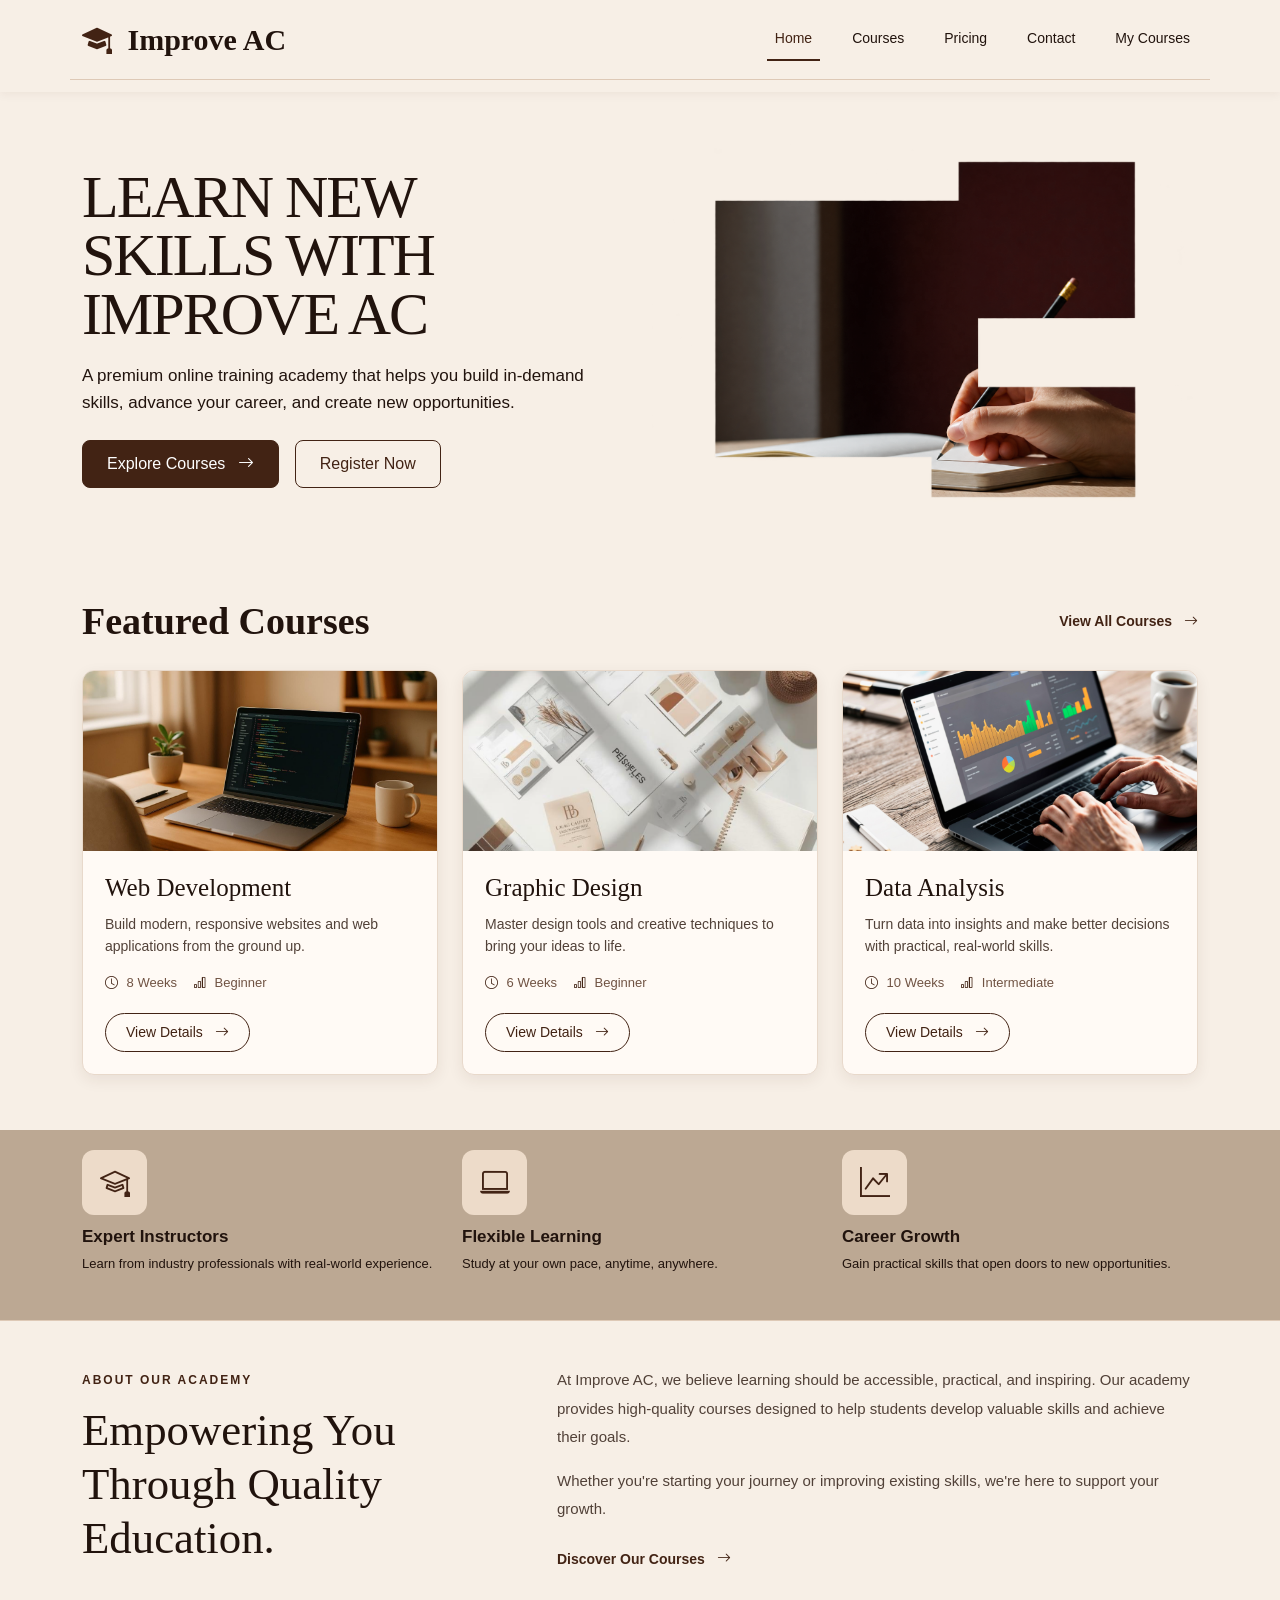
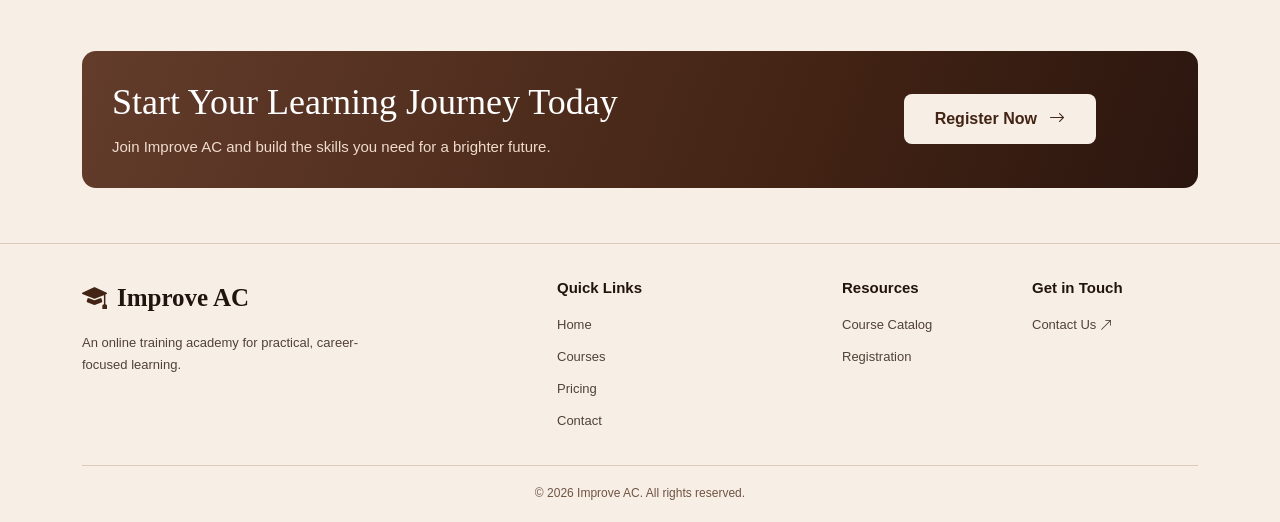
<file: index.html>
<!doctype html>
<html lang="en">
  <head>
    <meta charset="UTF-8" />
    <meta name="viewport" content="width=device-width, initial-scale=1.0" />

    <title>Improve AC | Home</title>

    <!-- Bootstrap CSS -->
    <link
      href="https://cdn.jsdelivr.net/npm/bootstrap@5.3.3/dist/css/bootstrap.min.css"
      rel="stylesheet"
    />

    <!-- Bootstrap Icons -->
    <link
      href="https://cdn.jsdelivr.net/npm/bootstrap-icons@1.11.3/font/bootstrap-icons.min.css"
      rel="stylesheet"
    />

    <!-- Custom CSS -->
    <link rel="stylesheet" href="css/style.css" />

    <script src="js/enrollments.js" defer></script>
  </head>

  <body>
    <!-- ========== NAVBAR ========== -->
    <header>
      
<!-- ========== NAVBAR ========== -->
<nav class="navbar navbar-expand-lg academy-navbar">
    <div class="container">

        <!-- Logo -->
        <a class="navbar-brand academy-logo" href="index.html">
            <i class="bi bi-mortarboard-fill"></i>
            Improve AC
        </a>

        <!-- Mobile Toggler -->
        <button class="navbar-toggler"
                type="button"
                data-bs-toggle="collapse"
                data-bs-target="#navbarNav"
                aria-controls="navbarNav"
                aria-expanded="false"
                aria-label="Toggle navigation">

            <span class="navbar-toggler-icon"></span>
        </button>

        <!-- Collapsible Menu -->
        <div class="collapse navbar-collapse" id="navbarNav">

            <!-- Navigation Links -->
            <ul class="navbar-nav ms-lg-auto
                       align-items-lg-center gap-lg-4
                       academy-nav-links">

                <li class="nav-item">
                    <a class="nav-link active"
                       aria-current="page"
                       href="index.html">
                        Home
                    </a>
                </li>

                <li class="nav-item">
                    <a class="nav-link" href="courses.html">
                        Courses
                    </a>
                </li>

                <li class="nav-item">
                    <a class="nav-link" href="pricing.html">
                        Pricing
                    </a>
                </li>

                <li class="nav-item">
                    <a class="nav-link" href="contact.html">
                        Contact
                    </a>
                </li>

                <li class="nav-item">
                    <a class="nav-link" href="my-courses.html">
                        My Courses
                    </a>
                </li>

            </ul>


        </div>

    </div>
</nav>

    </header>

    <!-- ========== HERO SECTION ========== -->
    <main>
      <section class="hero-section">
        <div class="container">
          <div class="row align-items-center g-4">
            <!-- Left Content -->
            <div class="col-lg-6">
              <div class="hero-content">
                <h1>
                  LEARN NEW<br />
                  SKILLS WITH<br />
                  IMPROVE AC
                </h1>

                <p>
                  A premium online training academy that helps you build
                  in-demand skills, advance your career, and create new
                  opportunities.
                </p>

                <div class="d-flex flex-wrap gap-3">
                  <a href="courses.html" class="btn btn-chocolate">
                    Explore Courses
                    <i class="bi bi-arrow-right ms-2"></i>
                  </a>

                  <a href="register.html" class="btn btn-outline-chocolate">
                    Register Now
                  </a>
                </div>
              </div>
            </div>

            <!-- Right Image -->
            <div class="col-lg-6">
              <div class="hero-image-wrapper">
                <img
                  src="images/home.png"
                  alt="Student writing in a notebook"
                  class="hero-image"
                />
              </div>
            </div>
          </div>
        </div>
      </section>

      <!-- ========== FEATURED COURSES ========== -->
      <section class="featured-section">
        <div class="container">
          <!-- Section Heading -->
          <div
            class="section-heading d-flex justify-content-between align-items-center flex-wrap gap-3"
          >
            <h2>Featured Courses</h2>

            <a href="courses.html" class="view-all-link">
              View All Courses
              <i class="bi bi-arrow-right ms-2"></i>
            </a>
          </div>

          <!-- Courses Grid -->
          <div class="row g-4">
            <!-- Course 1: Web Development -->
            <div class="col-md-6 col-lg-4">
              <div class="card course-card h-100">
                <img
                  src="images/webc.PNG"
                  class="card-img-top"
                  alt="Web Development course"
                />

                <div class="card-body d-flex flex-column">
                  <h3 class="card-title">Web Development</h3>

                  <p class="card-text">
                    Build modern, responsive websites and web applications from
                    the ground up.
                  </p>

                  <div class="course-meta">
                    <span>
                      <i class="bi bi-clock"></i>
                      8 Weeks
                    </span>
                    <span>
                      <i class="bi bi-bar-chart"></i>
                      Beginner
                    </span>
                  </div>

                  <a href="web-development.html" class="btn btn-course mt-auto">
                    View Details
                    <i class="bi bi-arrow-right ms-2"></i>
                  </a>
                </div>
              </div>
            </div>

            <!-- Course 2: Graphic Design -->
            <div class="col-md-6 col-lg-4">
              <div class="card course-card h-100">
                <img
                  src="images/graphic.PNG"
                  class="card-img-top"
                  alt="Graphic Design course"
                />

                <div class="card-body d-flex flex-column">
                  <h3 class="card-title">Graphic Design</h3>

                  <p class="card-text">
                    Master design tools and creative techniques to bring your
                    ideas to life.
                  </p>

                  <div class="course-meta">
                    <span>
                      <i class="bi bi-clock"></i>
                      6 Weeks
                    </span>
                    <span>
                      <i class="bi bi-bar-chart"></i>
                      Beginner
                    </span>
                  </div>

                  <a href="graphic-design.html" class="btn btn-course mt-auto">
                    View Details
                    <i class="bi bi-arrow-right ms-2"></i>
                  </a>
                </div>
              </div>
            </div>

            <!-- Course 3: Data Analysis -->
            <div class="col-md-6 col-lg-4">
              <div class="card course-card h-100">
                <img
                  src="images/data.PNG"
                  class="card-img-top"
                  alt="Data Analysis course"
                />

                <div class="card-body d-flex flex-column">
                  <h3 class="card-title">Data Analysis</h3>

                  <p class="card-text">
                    Turn data into insights and make better decisions with
                    practical, real-world skills.
                  </p>

                  <div class="course-meta">
                    <span>
                      <i class="bi bi-clock"></i>
                      10 Weeks
                    </span>
                    <span>
                      <i class="bi bi-bar-chart"></i>
                      Intermediate
                    </span>
                  </div>

                  <a href="data-analysis.html" class="btn btn-course mt-auto">
                    View Details
                    <i class="bi bi-arrow-right ms-2"></i>
                  </a>
                </div>
              </div>
            </div>
          </div>
        </div>
      </section>

      <!-- ========== WHY CHOOSE US ========== -->
      <section class="benefits-section">
        <div class="container">
          <div class="row g-4">
            <!-- Expert Instructors -->
            <div class="col-md-4">
              <div class="benefit-item">
                <div class="benefit-icon">
                  <i class="bi bi-mortarboard"></i>
                </div>

                <div>
                  <h3>Expert Instructors</h3>
                  <p>
                    Learn from industry professionals with real-world
                    experience.
                  </p>
                </div>
              </div>
            </div>

            <!-- Flexible Learning -->
            <div class="col-md-4">
              <div class="benefit-item">
                <div class="benefit-icon">
                  <i class="bi bi-laptop"></i>
                </div>

                <div>
                  <h3>Flexible Learning</h3>
                  <p>Study at your own pace, anytime, anywhere.</p>
                </div>
              </div>
            </div>

            <!-- Career Growth -->
            <div class="col-md-4">
              <div class="benefit-item">
                <div class="benefit-icon">
                  <i class="bi bi-graph-up-arrow"></i>
                </div>

                <div>
                  <h3>Career Growth</h3>
                  <p>
                    Gain practical skills that open doors to new opportunities.
                  </p>
                </div>
              </div>
            </div>
          </div>
        </div>
      </section>

      <!-- ========== ABOUT ACADEMY ========== -->
      <section class="about-section">
        <div class="container">
          <div class="row align-items-center g-4">
            <!-- Section Title -->
            <div class="col-lg-5">
              <span class="section-label"> ABOUT OUR ACADEMY </span>

              <h2>Empowering You Through Quality Education.</h2>
            </div>

            <!-- About Description -->
            <div class="col-lg-7">
              <p>
                At Improve AC, we believe learning should be accessible,
                practical, and inspiring. Our academy provides high-quality
                courses designed to help students develop valuable skills and
                achieve their goals.
              </p>

              <p>
                Whether you're starting your journey or improving existing
                skills, we're here to support your growth.
              </p>

              <a href="courses.html" class="about-link">
                Discover Our Courses
                <i class="bi bi-arrow-right ms-2"></i>
              </a>
            </div>
          </div>
        </div>
      </section>

      <!-- ========== CALL TO ACTION ========== -->
      <section class="cta-section">
        <div class="container">
          <div class="cta-banner">
            <div class="row align-items-center g-4">
              <!-- Text -->
              <div class="col-lg-8">
                <h2>Start Your Learning Journey Today</h2>

                <p>
                  Join Improve AC and build the skills you need for a brighter
                  future.
                </p>
              </div>

              <!-- Button -->
              <div class="col-lg-4 text-lg-center">
                <a href="register.html" class="btn btn-cta">
                  Register Now
                  <i class="bi bi-arrow-right ms-2"></i>
                </a>
              </div>
            </div>
          </div>
        </div>
      </section>
    </main>

    <!-- ========== FOOTER ========== -->
    <footer class="academy-footer">
      <div class="container">
        <div class="row gy-4">
          <!-- Academy Information -->
          <div class="col-12 col-md-6 col-lg-5">
            <a href="index.html" class="footer-logo">
              <i class="bi bi-mortarboard-fill"></i>
              Improve AC
            </a>

            <p class="footer-description">
              An online training academy for practical, career-focused learning.
            </p>
          </div>

          <!-- Quick Links -->
          <div class="col-6 col-md-6 col-lg-3">
            <h4>Quick Links</h4>

            <ul class="footer-links">
              <li>
                <a href="index.html">Home</a>
              </li>
              <li>
                <a href="courses.html">Courses</a>
              </li>
              <li>
                <a href="pricing.html">Pricing</a>
              </li>
              <li>
                <a href="contact.html">Contact</a>
              </li>
            </ul>
          </div>

          <!-- Resources -->
          <div class="col-6 col-md-6 col-lg-2">
            <h4>Resources</h4>

            <ul class="footer-links">
              <li>
                <a href="courses.html"> Course Catalog </a>
              </li>
              <li>
                <a href="register.html"> Registration </a>
              </li>
            </ul>
          </div>

          <!-- Get in Touch -->
          <div class="col-12 col-md-6 col-lg-2">
            <h4>Get in Touch</h4>

            <a href="contact.html" class="footer-contact">
              Contact Us
              <i class="bi bi-arrow-up-right"></i>
            </a>
          </div>
        </div>

        <!-- Copyright -->
        <div class="footer-bottom">
          <p>&copy; 2026 Improve AC. All rights reserved.</p>
        </div>
      </div>
    </footer>

    <!-- Bootstrap JS Bundle -->
    <script src="https://cdn.jsdelivr.net/npm/bootstrap@5.3.3/dist/js/bootstrap.bundle.min.js"></script>
  </body>
  
</html>
</file>
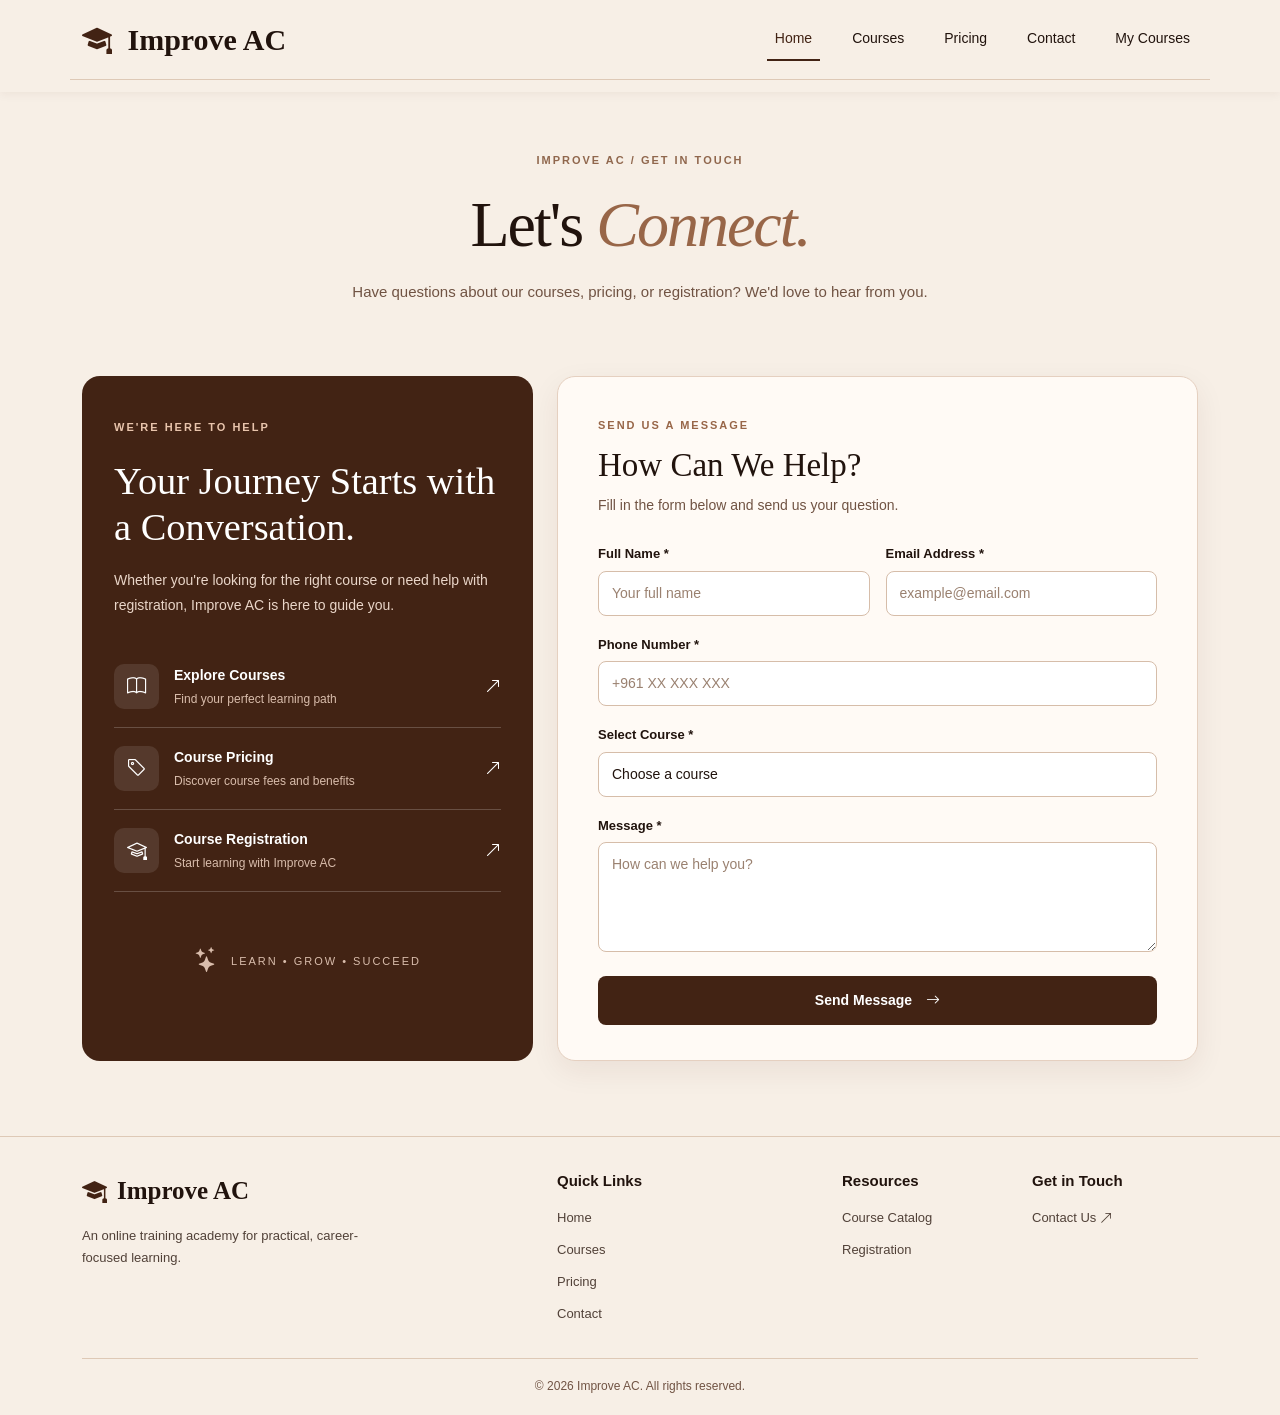
<file: contact.html>
<!doctype html>
<html lang="en">
  <head>
    <meta charset="UTF-8" />
    <meta name="viewport" content="width=device-width, initial-scale=1.0" />

    <title>Contact Us | Improve AC</title>

    <!-- Bootstrap CSS -->
    <link
      href="https://cdn.jsdelivr.net/npm/bootstrap@5.3.3/dist/css/bootstrap.min.css"
      rel="stylesheet"
    />

    <!-- Bootstrap Icons -->
    <link
      href="https://cdn.jsdelivr.net/npm/bootstrap-icons@1.11.3/font/bootstrap-icons.min.css"
      rel="stylesheet"
    />

    <!-- Global CSS -->
    <link rel="stylesheet" href="css/style.css" />

    <!-- Contact Page CSS -->
    <link rel="stylesheet" href="css/contact.css" />
  </head>

  <body>
    <!-- ========== NAVBAR ========== -->
    <header>
      
<!-- ========== NAVBAR ========== -->
<nav class="navbar navbar-expand-lg academy-navbar">
    <div class="container">

        <!-- Logo -->
        <a class="navbar-brand academy-logo" href="index.html">
            <i class="bi bi-mortarboard-fill"></i>
            Improve AC
        </a>

        <!-- Mobile Toggler -->
        <button class="navbar-toggler"
                type="button"
                data-bs-toggle="collapse"
                data-bs-target="#navbarNav"
                aria-controls="navbarNav"
                aria-expanded="false"
                aria-label="Toggle navigation">

            <span class="navbar-toggler-icon"></span>
        </button>

        <!-- Collapsible Menu -->
        <div class="collapse navbar-collapse" id="navbarNav">

            <!-- Navigation Links -->
            <ul class="navbar-nav ms-lg-auto
                       align-items-lg-center gap-lg-4
                       academy-nav-links">

                <li class="nav-item">
                    <a class="nav-link active"
                       aria-current="page"
                       href="index.html">
                        Home
                    </a>
                </li>

                <li class="nav-item">
                    <a class="nav-link" href="courses.html">
                        Courses
                    </a>
                </li>

                <li class="nav-item">
                    <a class="nav-link" href="pricing.html">
                        Pricing
                    </a>
                </li>

                <li class="nav-item">
                    <a class="nav-link" href="contact.html">
                        Contact
                    </a>
                </li>

                <li class="nav-item">
                    <a class="nav-link" href="my-courses.html">
                        My Courses
                    </a>
                </li>

            </ul>

           

        </div>

    </div>
</nav>

    </header>

    <main class="contact-page">
      <!-- ========== SECTION 1: INTRODUCTION ========== -->
      <section class="contact-hero">
        <div class="container">
          <div class="contact-intro text-center">
            <span class="contact-label"> IMPROVE AC / GET IN TOUCH </span>

            <h1>Let's <em>Connect.</em></h1>

            <p>
              Have questions about our courses, pricing, or registration? We'd
              love to hear from you.
            </p>
          </div>
        </div>
      </section>

      <!-- ========== SECTION 2: CONTACT ========== -->
      <section class="contact-section">
        <div class="container">
          <div class="row g-4 align-items-stretch">
            <!-- LEFT: Information -->
            <div class="col-lg-5">
              <div class="contact-info">
                <span class="contact-info-label"> WE'RE HERE TO HELP </span>

                <h2>Your Journey Starts with a Conversation.</h2>

                <p class="contact-info-text">
                  Whether you're looking for the right course or need help with
                  registration, Improve AC is here to guide you.
                </p>

                <!-- Course Guidance -->
                <a href="courses.html" class="contact-info-item">
                  <span class="contact-info-icon">
                    <i class="bi bi-book"></i>
                  </span>

                  <span class="contact-item-content">
                    <strong>Explore Courses</strong>
                    <small> Find your perfect learning path </small>
                  </span>

                  <i class="bi bi-arrow-up-right contact-item-arrow"></i>
                </a>

                <!-- Pricing -->
                <a href="pricing.html" class="contact-info-item">
                  <span class="contact-info-icon">
                    <i class="bi bi-tag"></i>
                  </span>

                  <span class="contact-item-content">
                    <strong>Course Pricing</strong>
                    <small> Discover course fees and benefits </small>
                  </span>

                  <i class="bi bi-arrow-up-right contact-item-arrow"></i>
                </a>

                <!-- Registration -->
                <a href="register.html" class="contact-info-item">
                  <span class="contact-info-icon">
                    <i class="bi bi-mortarboard"></i>
                  </span>

                  <span class="contact-item-content">
                    <strong>Course Registration</strong>
                    <small> Start learning with Improve AC </small>
                  </span>

                  <i class="bi bi-arrow-up-right contact-item-arrow"></i>
                </a>

                <!-- Decorative Element -->
                <div class="contact-decoration" aria-hidden="true">
                  <i class="bi bi-stars"></i>

                  <span> LEARN • GROW • SUCCEED </span>
                </div>
              </div>
            </div>

            <!-- RIGHT: Contact Form -->
            <div class="col-lg-7">
              <div class="contact-form-card">
                <!-- Form Heading -->
                <div class="contact-form-heading">
                  <span class="contact-form-label"> SEND US A MESSAGE </span>

                  <h2>How Can We Help?</h2>

                  <p>Fill in the form below and send us your question.</p>
                </div>

                <!-- Contact Form -->
                <form
                  action="https://formsubmit.co/your-email@example.com"
                  method="POST"
                >
                  <input
                    type="hidden"
                    name="_subject"
                    value="New Improve AC Contact Message"
                  />

                  <div class="row g-3">
                    <!-- Name -->
                    <div class="col-md-6">
                      <label for="contactName" class="form-label">
                        Full Name *
                      </label>

                      <input
                        type="text"
                        id="contactName"
                        name="name"
                        class="form-control"
                        placeholder="Your full name"
                        autocomplete="name"
                        required
                      />
                    </div>

                    <!-- Email -->
                    <div class="col-md-6">
                      <label for="contactEmail" class="form-label">
                        Email Address *
                      </label>

                      <input
                        type="email"
                        id="contactEmail"
                        name="email"
                        class="form-control"
                        placeholder="example@email.com"
                        autocomplete="email"
                        required
                      />
                    </div>

                    <!-- Phone -->
                    <div class="col-12">
                      <label for="contactPhone" class="form-label">
                        Phone Number *
                      </label>

                      <input
                        type="tel"
                        id="contactPhone"
                        name="phone"
                        class="form-control"
                        placeholder="+961 XX XXX XXX"
                        autocomplete="tel"
                        required
                      />
                    </div>

                    <!-- Course Selection -->
                    <div class="col-12">
                      <label for="contactCourse" class="form-label">
                        Select Course *
                      </label>

                      <select
                        id="contactCourse"
                        name="course"
                        class="form-select"
                        required
                      >
                        <option value="" selected disabled>
                          Choose a course
                        </option>

                        <option value="Web Development">Web Development</option>

                        <option value="Graphic Design">Graphic Design</option>

                        <option value="Data Analysis">Data Analysis</option>

                        <option value="General Inquiry">General Inquiry</option>
                      </select>
                    </div>

                    <!-- Message -->
                    <div class="col-12">
                      <label for="contactMessage" class="form-label">
                        Message *
                      </label>

                      <textarea
                        id="contactMessage"
                        name="message"
                        class="form-control"
                        rows="4"
                        placeholder="How can we help you?"
                        required
                      ></textarea>
                    </div>

                    <!-- Submit -->
                    <div class="col-12">
                      <button type="submit" class="btn contact-submit">
                        Send Message

                        <i class="bi bi-arrow-right"></i>
                      </button>
                    </div>
                  </div>
                </form>
              </div>
            </div>
          </div>
        </div>
      </section>
    </main>

    <!-- ========== FOOTER ========== -->
    <footer class="academy-footer">
      <div class="container">
        <div class="row gy-4">
          <!-- Academy Information -->
          <div class="col-12 col-md-6 col-lg-5">
            <a href="index.html" class="footer-logo">
              <i class="bi bi-mortarboard-fill"></i>
              Improve AC
            </a>

            <p class="footer-description">
              An online training academy for practical, career-focused learning.
            </p>
          </div>

          <!-- Quick Links -->
          <div class="col-6 col-md-6 col-lg-3">
            <h4>Quick Links</h4>

            <ul class="footer-links">
              <li>
                <a href="index.html">Home</a>
              </li>

              <li>
                <a href="courses.html">Courses</a>
              </li>

              <li>
                <a href="pricing.html">Pricing</a>
              </li>

              <li>
                <a href="contact.html">Contact</a>
              </li>
            </ul>
          </div>

          <!-- Resources -->
          <div class="col-6 col-md-6 col-lg-2">
            <h4>Resources</h4>

            <ul class="footer-links">
              <li>
                <a href="courses.html"> Course Catalog </a>
              </li>

              <li>
                <a href="register.html"> Registration </a>
              </li>
            </ul>
          </div>

          <!-- Get in Touch -->
          <div class="col-12 col-md-6 col-lg-2">
            <h4>Get in Touch</h4>

            <a href="contact.html" class="footer-contact">
              Contact Us
              <i class="bi bi-arrow-up-right"></i>
            </a>
          </div>
        </div>

        <!-- Copyright -->
        <div class="footer-bottom">
          <p>&copy; 2026 Improve AC. All rights reserved.</p>
        </div>
      </div>
    </footer>
    <!-- Bootstrap JS Bundle -->
    <script src="https://cdn.jsdelivr.net/npm/bootstrap@5.3.3/dist/js/bootstrap.bundle.min.js"></script>
  </body>
</html>
</file>
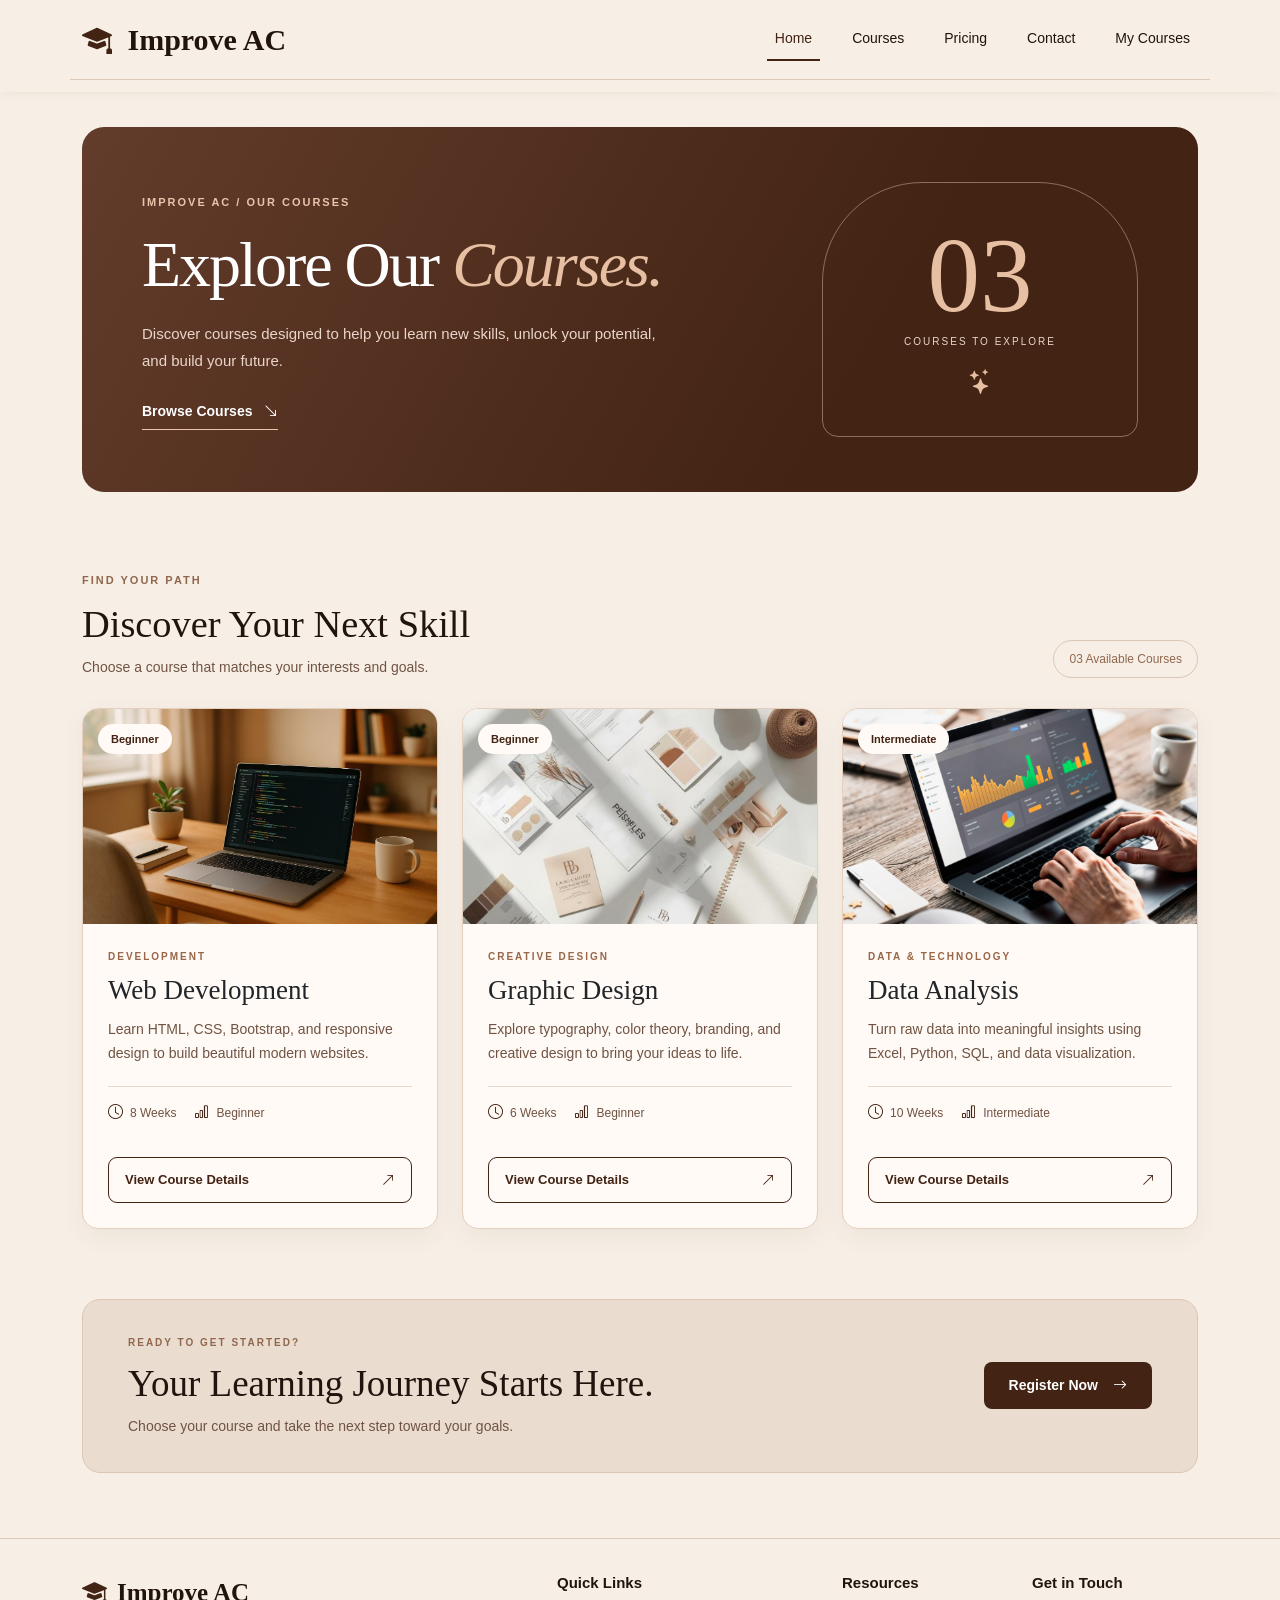
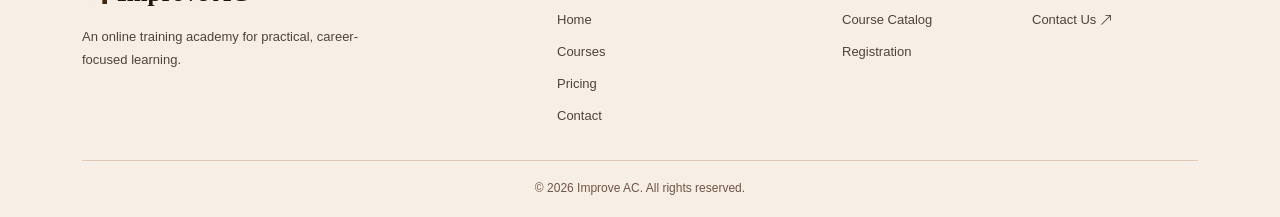
<file: courses.html>
<!doctype html>
<html lang="en">
  <head>
    <meta charset="UTF-8" />
    <meta name="viewport" content="width=device-width, initial-scale=1.0" />

    <title>Our Courses | Improve AC</title>

    <!-- Bootstrap CSS -->
    <link
      href="https://cdn.jsdelivr.net/npm/bootstrap@5.3.3/dist/css/bootstrap.min.css"
      rel="stylesheet"
    />

    <!-- Bootstrap Icons -->
    <link
      href="https://cdn.jsdelivr.net/npm/bootstrap-icons@1.11.3/font/bootstrap-icons.min.css"
      rel="stylesheet"
    />

    <!-- Global CSS -->
    <link rel="stylesheet" href="css/style.css" />

    <!-- Courses CSS -->
    <link rel="stylesheet" href="css/courses.css" />
  </head>

  <body>
    <!-- ========== NAVBAR ========== -->
    <header>
     
<!-- ========== NAVBAR ========== -->
<nav class="navbar navbar-expand-lg academy-navbar">
    <div class="container">

        <!-- Logo -->
        <a class="navbar-brand academy-logo" href="index.html">
            <i class="bi bi-mortarboard-fill"></i>
            Improve AC
        </a>

        <!-- Mobile Toggler -->
        <button class="navbar-toggler"
                type="button"
                data-bs-toggle="collapse"
                data-bs-target="#navbarNav"
                aria-controls="navbarNav"
                aria-expanded="false"
                aria-label="Toggle navigation">

            <span class="navbar-toggler-icon"></span>
        </button>

        <!-- Collapsible Menu -->
        <div class="collapse navbar-collapse" id="navbarNav">

            <!-- Navigation Links -->
            <ul class="navbar-nav ms-lg-auto
                       align-items-lg-center gap-lg-4
                       academy-nav-links">

                <li class="nav-item">
                    <a class="nav-link active"
                       aria-current="page"
                       href="index.html">
                        Home
                    </a>
                </li>

                <li class="nav-item">
                    <a class="nav-link" href="courses.html">
                        Courses
                    </a>
                </li>

                <li class="nav-item">
                    <a class="nav-link" href="pricing.html">
                        Pricing
                    </a>
                </li>

                <li class="nav-item">
                    <a class="nav-link" href="contact.html">
                        Contact
                    </a>
                </li>

                <li class="nav-item">
                    <a class="nav-link" href="my-courses.html">
                        My Courses
                    </a>
                </li>

            </ul>

           
        </div>

    </div>
</nav>

    </header>

    <main class="courses-page">
      <!-- ========== SECTION 1: HERO ========== -->
      <section class="catalog-hero-section">
        <div class="container">
          <div class="catalog-hero">
            <div class="row align-items-center g-4">
              <!-- Introduction -->
              <div class="col-lg-8">
                <span class="catalog-label"> IMPROVE AC / OUR COURSES </span>

                <h1>
                  Explore Our
                  <em>Courses.</em>
                </h1>

                <p>
                  Discover courses designed to help you learn new skills, unlock
                  your potential, and build your future.
                </p>

                <a href="#all-courses" class="catalog-hero-link">
                  Browse Courses
                  <i class="bi bi-arrow-down-right"></i>
                </a>
              </div>

              <!-- Decorative Course Number -->
              <div class="col-lg-4 d-none d-lg-block">
                <div class="catalog-hero-art" aria-hidden="true">
                  <span class="catalog-number"> 03 </span>

                  <span class="catalog-art-text"> COURSES TO EXPLORE </span>

                  <i class="bi bi-stars"></i>
                </div>
              </div>
            </div>
          </div>
        </div>
      </section>

      <!-- ========== SECTION 2: ALL COURSES ========== -->
      <section class="catalog-section" id="all-courses">
        <div class="container">
          <!-- Section Heading -->
          <div class="catalog-heading">
            <div>
              <span class="catalog-small-label"> FIND YOUR PATH </span>

              <h2>Discover Your Next Skill</h2>

              <p>Choose a course that matches your interests and goals.</p>
            </div>

            <span class="catalog-count"> 03 Available Courses </span>
          </div>

          <!-- ========== COURSE CARDS ========== -->
          <div class="row g-4">
            <!-- Course 01: Web Development -->
            <div class="col-md-6 col-lg-4">
              <article class="card catalog-card h-100">
                <div class="catalog-image-box">
                  <img
                    src="images/webc.PNG"
                    class="card-img-top"
                    alt="Web Development workspace"
                  />

                  <span class="catalog-tag"> Beginner </span>
                </div>

                <div class="card-body d-flex flex-column">
                  <span class="catalog-category"> DEVELOPMENT </span>

                  <h3>Web Development</h3>

                  <p class="catalog-description">
                    Learn HTML, CSS, Bootstrap, and responsive design to build
                    beautiful modern websites.
                  </p>

                  <!-- Course Details -->
                  <div class="catalog-meta">
                    <span>
                      <i class="bi bi-clock"></i>
                      8 Weeks
                    </span>

                    <span>
                      <i class="bi bi-bar-chart"></i>
                      Beginner
                    </span>
                  </div>

                  <!-- Details Button -->
                  <a href="web-development.html" class="catalog-btn mt-auto">
                    View Course Details
                    <i class="bi bi-arrow-up-right"></i>
                  </a>
                </div>
              </article>
            </div>

            <!-- Course 02: Graphic Design -->
            <div class="col-md-6 col-lg-4">
              <article class="card catalog-card h-100">
                <div class="catalog-image-box">
                  <img
                    src="images/graphic.PNG"
                    class="card-img-top"
                    alt="Graphic Design workspace"
                  />

                  <span class="catalog-tag"> Beginner </span>
                </div>

                <div class="card-body d-flex flex-column">
                  <span class="catalog-category"> CREATIVE DESIGN </span>

                  <h3>Graphic Design</h3>

                  <p class="catalog-description">
                    Explore typography, color theory, branding, and creative
                    design to bring your ideas to life.
                  </p>

                  <!-- Course Details -->
                  <div class="catalog-meta">
                    <span>
                      <i class="bi bi-clock"></i>
                      6 Weeks
                    </span>

                    <span>
                      <i class="bi bi-bar-chart"></i>
                      Beginner
                    </span>
                  </div>

                  <!-- Details Button -->
                  <a href="graphic-design.html" class="catalog-btn mt-auto">
                    View Course Details
                    <i class="bi bi-arrow-up-right"></i>
                  </a>
                </div>
              </article>
            </div>

            <!-- Course 03: Data Analysis -->
            <div class="col-md-6 col-lg-4">
              <article class="card catalog-card h-100">
                <div class="catalog-image-box">
                  <img
                    src="images/data.PNG"
                    class="card-img-top"
                    alt="Data Analysis dashboard"
                  />

                  <span class="catalog-tag"> Intermediate </span>
                </div>

                <div class="card-body d-flex flex-column">
                  <span class="catalog-category"> DATA & TECHNOLOGY </span>

                  <h3>Data Analysis</h3>

                  <p class="catalog-description">
                    Turn raw data into meaningful insights using Excel, Python,
                    SQL, and data visualization.
                  </p>

                  <!-- Course Details -->
                  <div class="catalog-meta">
                    <span>
                      <i class="bi bi-clock"></i>
                      10 Weeks
                    </span>

                    <span>
                      <i class="bi bi-bar-chart"></i>
                      Intermediate
                    </span>
                  </div>

                  <!-- Details Button -->
                  <a href="data-analysis.html" class="catalog-btn mt-auto">
                    View Course Details
                    <i class="bi bi-arrow-up-right"></i>
                  </a>
                </div>
              </article>
            </div>
          </div>
        </div>
      </section>

      <!-- ========== REGISTRATION CTA ========== -->
      <section class="catalog-cta-section">
        <div class="container">
          <div class="catalog-cta">
            <div class="row align-items-center g-3">
              <div class="col-lg-8">
                <span>READY TO GET STARTED?</span>

                <h2>Your Learning Journey Starts Here.</h2>

                <p>
                  Choose your course and take the next step toward your goals.
                </p>
              </div>

              <div class="col-lg-4 text-lg-end">
                <a href="register.html" class="catalog-cta-btn">
                  Register Now
                  <i class="bi bi-arrow-right"></i>
                </a>
              </div>
            </div>
          </div>
        </div>
      </section>
    </main>

    <!-- ========== FOOTER ========== -->
    <footer class="academy-footer">
      <div class="container">
        <div class="row gy-4">
          <!-- Academy Information -->
          <div class="col-12 col-md-6 col-lg-5">
            <a href="index.html" class="footer-logo">
              <i class="bi bi-mortarboard-fill"></i>
              Improve AC
            </a>

            <p class="footer-description">
              An online training academy for practical, career-focused learning.
            </p>
          </div>

          <!-- Quick Links -->
          <div class="col-6 col-md-6 col-lg-3">
            <h4>Quick Links</h4>

            <ul class="footer-links">
              <li><a href="index.html">Home</a></li>
              <li><a href="courses.html">Courses</a></li>
              <li><a href="pricing.html">Pricing</a></li>
              <li><a href="contact.html">Contact</a></li>
            </ul>
          </div>

          <!-- Resources -->
          <div class="col-6 col-md-6 col-lg-2">
            <h4>Resources</h4>

            <ul class="footer-links">
              <li>
                <a href="courses.html"> Course Catalog </a>
              </li>

              <li>
                <a href="register.html"> Registration </a>
              </li>
            </ul>
          </div>

          <!-- Contact -->
          <div class="col-12 col-md-6 col-lg-2">
            <h4>Get in Touch</h4>

            <a href="contact.html" class="footer-contact">
              Contact Us
              <i class="bi bi-arrow-up-right"></i>
            </a>
          </div>
        </div>

        <!-- Copyright -->
        <div class="footer-bottom">
          <p>&copy; 2026 Improve AC. All rights reserved.</p>
        </div>
      </div>
    </footer>
  </body>
  <!-- Bootstrap JS Bundle -->
    <script src="https://cdn.jsdelivr.net/npm/bootstrap@5.3.3/dist/js/bootstrap.bundle.min.js"></script>
</html>
</file>
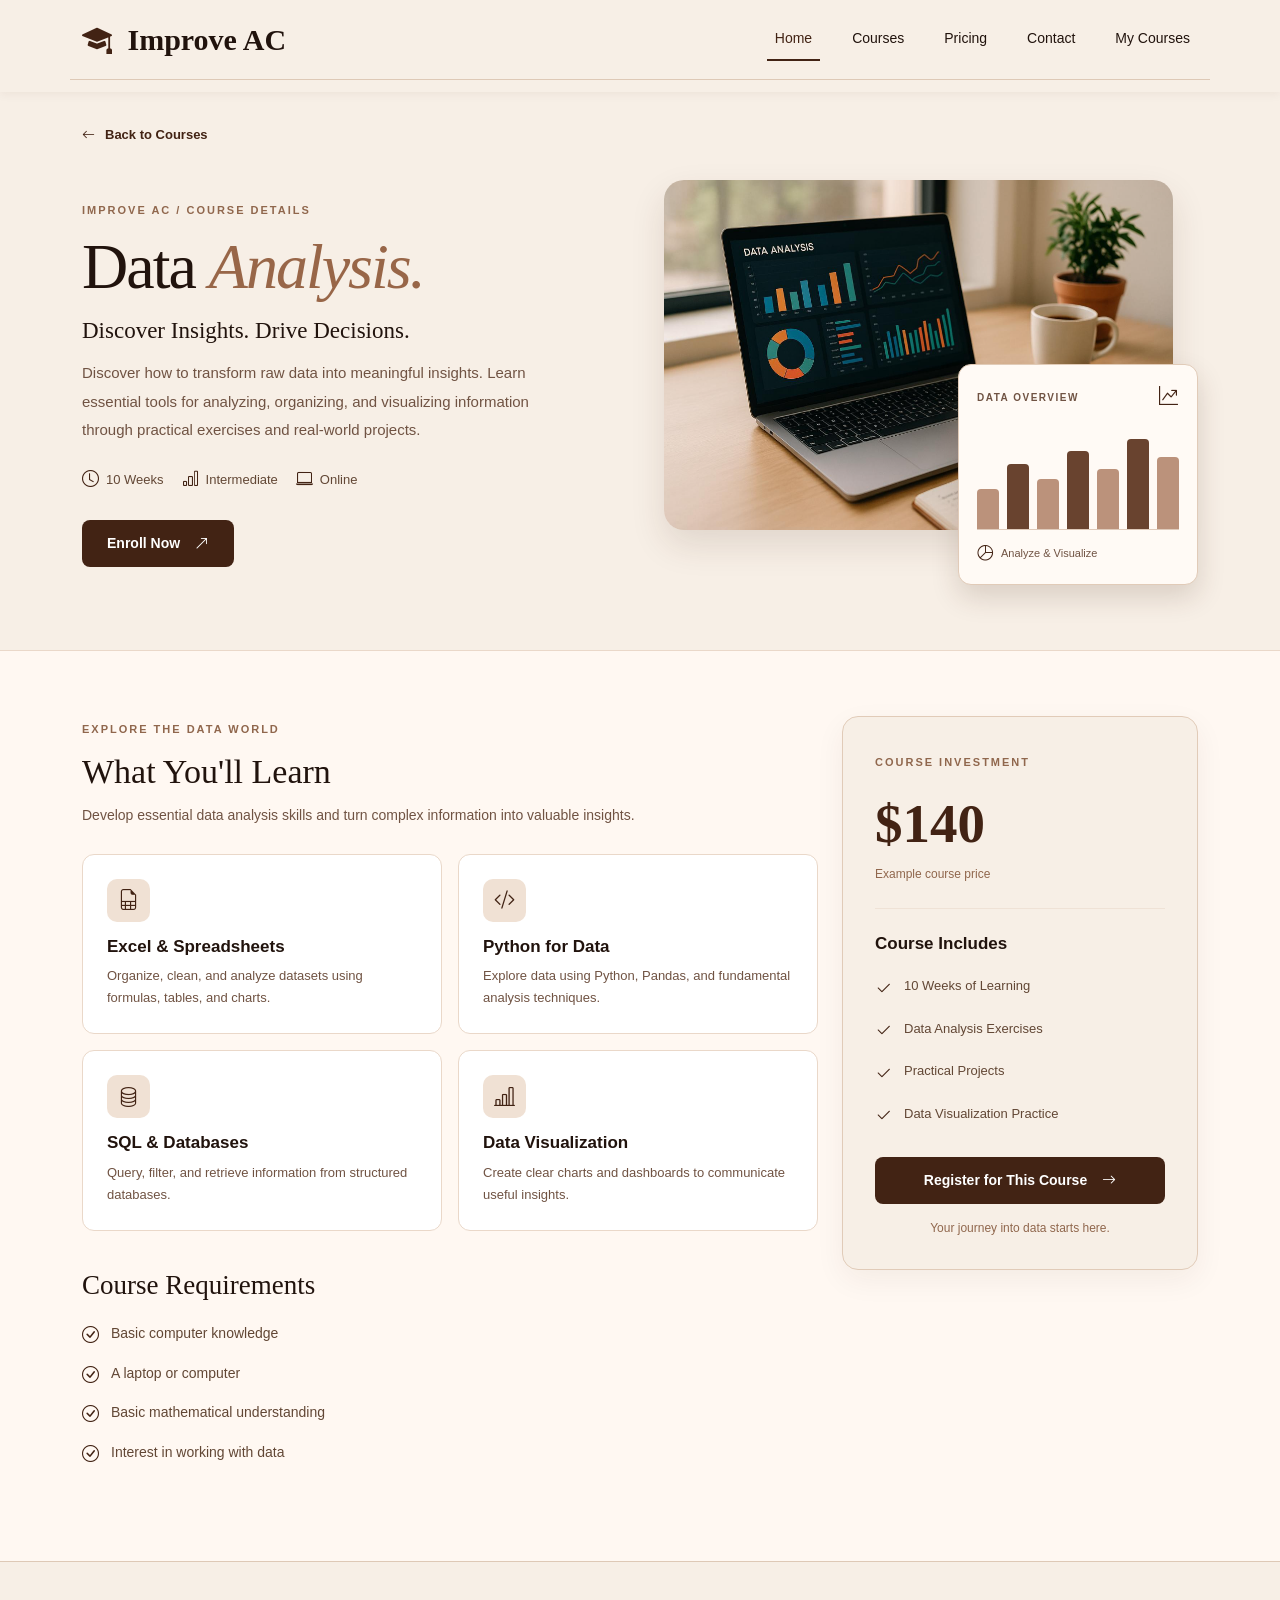
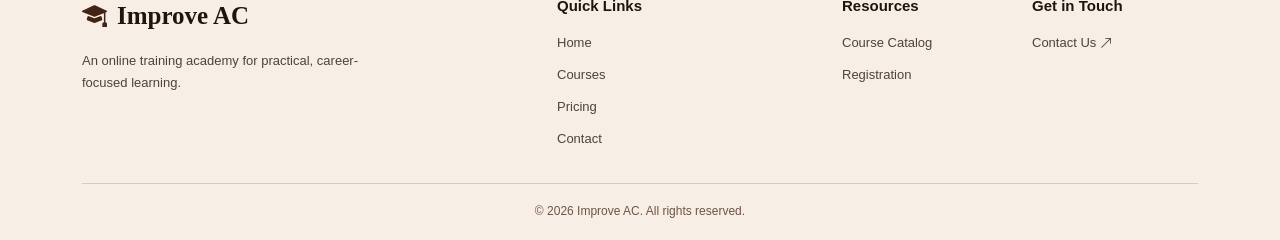
<file: data-analysis.html>
<!doctype html>
<html lang="en">
  <head>
    <meta charset="UTF-8" />
    <meta name="viewport" content="width=device-width, initial-scale=1.0" />

    <title>Data Analysis | Improve AC</title>

    <!-- Bootstrap CSS -->
    <link
      href="https://cdn.jsdelivr.net/npm/bootstrap@5.3.3/dist/css/bootstrap.min.css"
      rel="stylesheet"
    />

    <!-- Bootstrap Icons -->
    <link
      href="https://cdn.jsdelivr.net/npm/bootstrap-icons@1.11.3/font/bootstrap-icons.min.css"
      rel="stylesheet"
    />

    <!-- Shared CSS -->
    <link rel="stylesheet" href="css/style.css" />

    <!-- Data Analysis CSS -->
    <link rel="stylesheet" href="css/data.css" />
  </head>

  <body>
    <!-- ========== NAVBAR ========== -->
    <header>
      
<!-- ========== NAVBAR ========== -->
<nav class="navbar navbar-expand-lg academy-navbar">
    <div class="container">

        <!-- Logo -->
        <a class="navbar-brand academy-logo" href="index.html">
            <i class="bi bi-mortarboard-fill"></i>
            Improve AC
        </a>

        <!-- Mobile Toggler -->
        <button class="navbar-toggler"
                type="button"
                data-bs-toggle="collapse"
                data-bs-target="#navbarNav"
                aria-controls="navbarNav"
                aria-expanded="false"
                aria-label="Toggle navigation">

            <span class="navbar-toggler-icon"></span>
        </button>

        <!-- Collapsible Menu -->
        <div class="collapse navbar-collapse" id="navbarNav">

            <!-- Navigation Links -->
            <ul class="navbar-nav ms-lg-auto
                       align-items-lg-center gap-lg-4
                       academy-nav-links">

                <li class="nav-item">
                    <a class="nav-link active"
                       aria-current="page"
                       href="index.html">
                        Home
                    </a>
                </li>

                <li class="nav-item">
                    <a class="nav-link" href="courses.html">
                        Courses
                    </a>
                </li>

                <li class="nav-item">
                    <a class="nav-link" href="pricing.html">
                        Pricing
                    </a>
                </li>

                <li class="nav-item">
                    <a class="nav-link" href="contact.html">
                        Contact
                    </a>
                </li>

                <li class="nav-item">
                    <a class="nav-link" href="my-courses.html">
                        My Courses
                    </a>
                </li>

            </ul>
            

        </div>

    </div>
</nav>

    </header>

    <main class="data-page">
      <!-- ========== SECTION 1: HERO ========== -->
      <section class="data-hero">
        <div class="container">
          <!-- Back Link -->
          <a href="courses.html" class="data-back">
            <i class="bi bi-arrow-left"></i>
            Back to Courses
          </a>

          <div class="row align-items-center g-5">
            <!-- Left: Introduction -->
            <div class="col-lg-6">
              <div class="data-intro">
                <span class="data-label"> IMPROVE AC / COURSE DETAILS </span>

                <h1>Data <em>Analysis.</em></h1>

                <h2 class="data-tagline">
                  Discover Insights. Drive Decisions.
                </h2>

                <p class="data-description">
                  Discover how to transform raw data into meaningful insights.
                  Learn essential tools for analyzing, organizing, and
                  visualizing information through practical exercises and
                  real-world projects.
                </p>

                <!-- Course Information -->
                <div class="data-info">
                  <span>
                    <i class="bi bi-clock"></i>
                    10 Weeks
                  </span>

                  <span>
                    <i class="bi bi-bar-chart"></i>
                    Intermediate
                  </span>

                  <span>
                    <i class="bi bi-laptop"></i>
                    Online
                  </span>
                </div>

          <a href="register.html?course=data-analysis"
   class="data-primary-btn">
    Enroll Now
    <i class="bi bi-arrow-up-right"></i>
</a>
              </div>
            </div>

            <!-- Right: Visual -->
            <div class="col-lg-6">
              <div class="data-visual">
                <!-- Course Image -->
                <img
                  src="images/data2.png"
                  alt="Data analytics workspace"
                  class="data-image"
                />

                <!-- Decorative Dashboard -->
                <div class="data-dashboard" aria-hidden="true">
                  <div class="dashboard-top">
                    <span>DATA OVERVIEW</span>

                    <i class="bi bi-graph-up-arrow"></i>
                  </div>

                  <div class="dashboard-chart">
                    <span style="--bar-height: 40%"></span>
                    <span style="--bar-height: 65%"></span>
                    <span style="--bar-height: 50%"></span>
                    <span style="--bar-height: 78%"></span>
                    <span style="--bar-height: 60%"></span>
                    <span style="--bar-height: 90%"></span>
                    <span style="--bar-height: 72%"></span>
                  </div>

                  <div class="dashboard-bottom">
                    <i class="bi bi-pie-chart"></i>
                    Analyze & Visualize
                  </div>
                </div>
              </div>
            </div>
          </div>
        </div>
      </section>

      <!-- ========== SECTION 2: COURSE DETAILS ========== -->
      <section class="data-details">
        <div class="container">
          <div class="row g-4">
            <!-- Learning Content -->
            <div class="col-lg-8">
              <div class="data-learning">
                <span class="data-label"> EXPLORE THE DATA WORLD </span>

                <h2>What You'll Learn</h2>

                <p class="data-section-desc">
                  Develop essential data analysis skills and turn complex
                  information into valuable insights.
                </p>

                <!-- Learning Cards -->
                <div class="row g-3">
                  <!-- Excel -->
                  <div class="col-sm-6">
                    <div class="data-skill-card">
                      <div class="data-skill-icon">
                        <i class="bi bi-file-earmark-spreadsheet"></i>
                      </div>

                      <h3>Excel & Spreadsheets</h3>

                      <p>
                        Organize, clean, and analyze datasets using formulas,
                        tables, and charts.
                      </p>
                    </div>
                  </div>

                  <!-- Python -->
                  <div class="col-sm-6">
                    <div class="data-skill-card">
                      <div class="data-skill-icon">
                        <i class="bi bi-code-slash"></i>
                      </div>

                      <h3>Python for Data</h3>

                      <p>
                        Explore data using Python, Pandas, and fundamental
                        analysis techniques.
                      </p>
                    </div>
                  </div>

                  <!-- SQL -->
                  <div class="col-sm-6">
                    <div class="data-skill-card">
                      <div class="data-skill-icon">
                        <i class="bi bi-database"></i>
                      </div>

                      <h3>SQL & Databases</h3>

                      <p>
                        Query, filter, and retrieve information from structured
                        databases.
                      </p>
                    </div>
                  </div>

                  <!-- Visualization -->
                  <div class="col-sm-6">
                    <div class="data-skill-card">
                      <div class="data-skill-icon">
                        <i class="bi bi-bar-chart-line"></i>
                      </div>

                      <h3>Data Visualization</h3>

                      <p>
                        Create clear charts and dashboards to communicate useful
                        insights.
                      </p>
                    </div>
                  </div>
                </div>

                <!-- Requirements -->
                <div class="data-requirements">
                  <h2>Course Requirements</h2>

                  <ul>
                    <li>
                      <i class="bi bi-check-circle"></i>
                      Basic computer knowledge
                    </li>

                    <li>
                      <i class="bi bi-check-circle"></i>
                      A laptop or computer
                    </li>

                    <li>
                      <i class="bi bi-check-circle"></i>
                      Basic mathematical understanding
                    </li>

                    <li>
                      <i class="bi bi-check-circle"></i>
                      Interest in working with data
                    </li>
                  </ul>
                </div>
              </div>
            </div>

            <!-- Price Card -->
            <div class="col-lg-4">
              <aside class="data-price-card">
                <span class="data-price-label"> COURSE INVESTMENT </span>

                <!-- Example price -->
                <div class="data-price">$140</div>

                <p class="data-price-note">Example course price</p>

                <hr />

                <h3>Course Includes</h3>

                <ul class="data-price-features">
                  <li>
                    <i class="bi bi-check2"></i>
                    10 Weeks of Learning
                  </li>

                  <li>
                    <i class="bi bi-check2"></i>
                    Data Analysis Exercises
                  </li>

                  <li>
                    <i class="bi bi-check2"></i>
                    Practical Projects
                  </li>

                  <li>
                    <i class="bi bi-check2"></i>
                    Data Visualization Practice
                  </li>
                </ul>

                <a href="register.html?course=data-analysis" class="data-price-btn">
                  Register for This Course
                  <i class="bi bi-arrow-right"></i>
                </a>

                <p class="data-price-footer">
                  Your journey into data starts here.
                </p>
              </aside>
            </div>
          </div>
        </div>
      </section>
    </main>

    <!-- ========== FOOTER ========== -->
    <footer class="academy-footer">
      <div class="container">
        <div class="row gy-4">
          <!-- Academy Information -->
          <div class="col-12 col-md-6 col-lg-5">
            <a href="index.html" class="footer-logo">
              <i class="bi bi-mortarboard-fill"></i>
              Improve AC
            </a>

            <p class="footer-description">
              An online training academy for practical, career-focused learning.
            </p>
          </div>

          <!-- Quick Links -->
          <div class="col-6 col-md-6 col-lg-3">
            <h4>Quick Links</h4>

            <ul class="footer-links">
              <li><a href="index.html">Home</a></li>
              <li><a href="courses.html">Courses</a></li>
              <li><a href="pricing.html">Pricing</a></li>
              <li><a href="contact.html">Contact</a></li>
            </ul>
          </div>

          <!-- Resources -->
          <div class="col-6 col-md-6 col-lg-2">
            <h4>Resources</h4>

            <ul class="footer-links">
              <li>
                <a href="courses.html"> Course Catalog </a>
              </li>

              <li>
                <a href="register.html"> Registration </a>
              </li>
            </ul>
          </div>

          <!-- Contact -->
          <div class="col-12 col-md-6 col-lg-2">
            <h4>Get in Touch</h4>

            <a href="contact.html" class="footer-contact">
              Contact Us
              <i class="bi bi-arrow-up-right"></i>
            </a>
          </div>
        </div>

        <!-- Copyright -->
        <div class="footer-bottom">
          <p>&copy; 2026 Improve AC. All rights reserved.</p>
        </div>
      </div>
    </footer>
    <!-- Bootstrap JS Bundle -->
    <script src="https://cdn.jsdelivr.net/npm/bootstrap@5.3.3/dist/js/bootstrap.bundle.min.js"></script>
  </body>
</html>
</file>
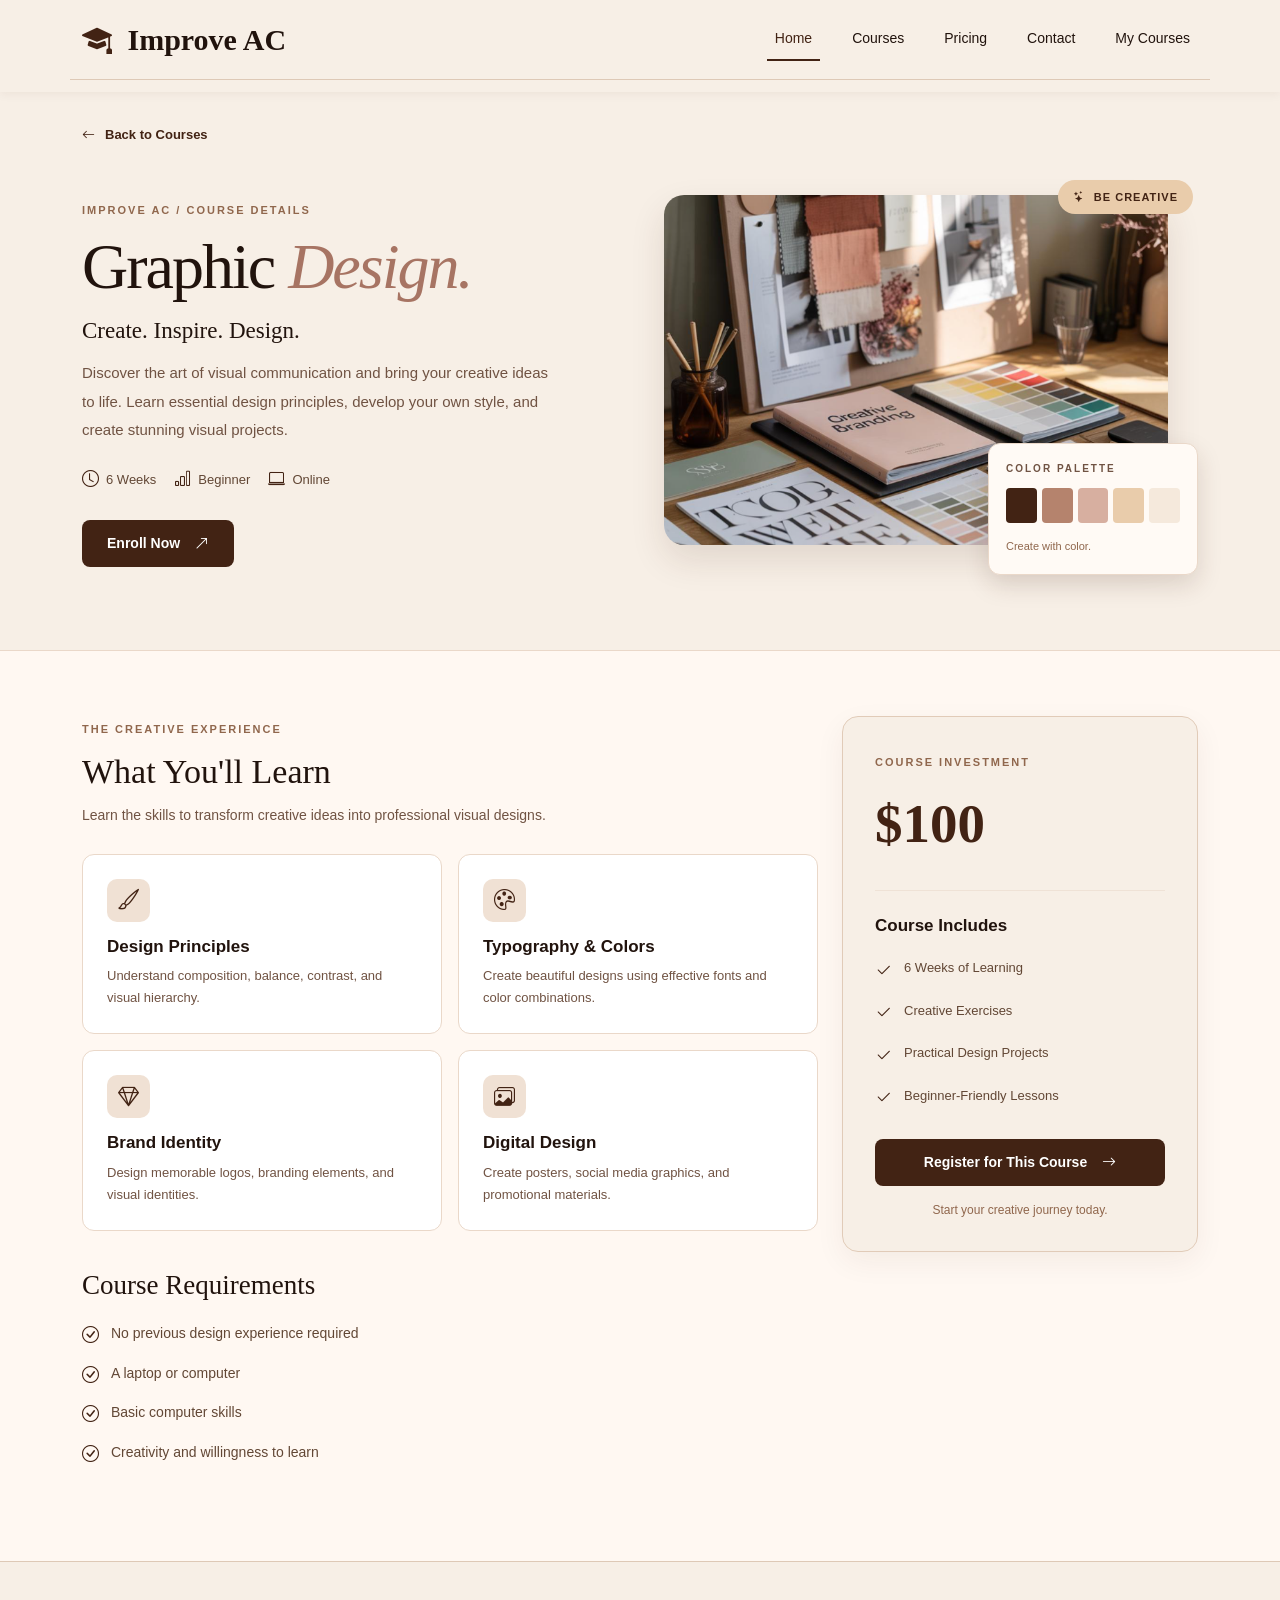
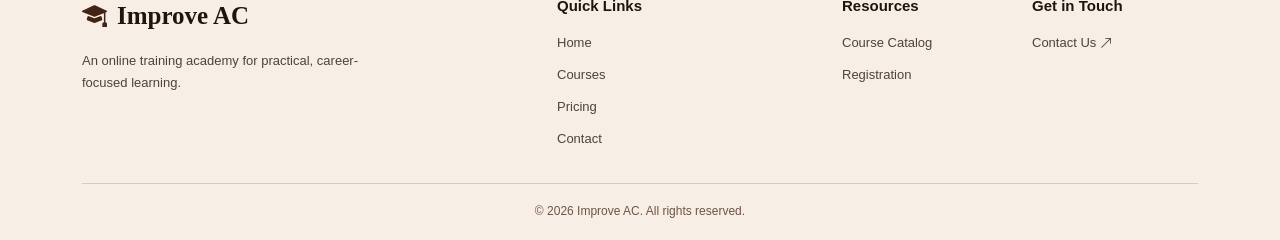
<file: graphic-design.html>
<!doctype html>
<html lang="en">
  <head>
    <meta charset="UTF-8" />
    <meta name="viewport" content="width=device-width, initial-scale=1.0" />

    <title>Graphic Design | Improve AC</title>

    <!-- Bootstrap CSS -->
    <link
      href="https://cdn.jsdelivr.net/npm/bootstrap@5.3.3/dist/css/bootstrap.min.css"
      rel="stylesheet"
    />

    <!-- Bootstrap Icons -->
    <link
      href="https://cdn.jsdelivr.net/npm/bootstrap-icons@1.11.3/font/bootstrap-icons.min.css"
      rel="stylesheet"
    />

    <!-- Shared CSS -->
    <link rel="stylesheet" href="css/style.css" />

    <!-- Graphic Design CSS -->
    <link rel="stylesheet" href="css/graphic.css" />
  </head>

  <body>
    <!-- ========== NAVBAR ========== -->
    <header>
      
<!-- ========== NAVBAR ========== -->
<nav class="navbar navbar-expand-lg academy-navbar">
    <div class="container">

        <!-- Logo -->
        <a class="navbar-brand academy-logo" href="index.html">
            <i class="bi bi-mortarboard-fill"></i>
            Improve AC
        </a>

        <!-- Mobile Toggler -->
        <button class="navbar-toggler"
                type="button"
                data-bs-toggle="collapse"
                data-bs-target="#navbarNav"
                aria-controls="navbarNav"
                aria-expanded="false"
                aria-label="Toggle navigation">

            <span class="navbar-toggler-icon"></span>
        </button>

        <!-- Collapsible Menu -->
        <div class="collapse navbar-collapse" id="navbarNav">

            <!-- Navigation Links -->
            <ul class="navbar-nav ms-lg-auto
                       align-items-lg-center gap-lg-4
                       academy-nav-links">

                <li class="nav-item">
                    <a class="nav-link active"
                       aria-current="page"
                       href="index.html">
                        Home
                    </a>
                </li>

                <li class="nav-item">
                    <a class="nav-link" href="courses.html">
                        Courses
                    </a>
                </li>

                <li class="nav-item">
                    <a class="nav-link" href="pricing.html">
                        Pricing
                    </a>
                </li>

                <li class="nav-item">
                    <a class="nav-link" href="contact.html">
                        Contact
                    </a>
                </li>

                <li class="nav-item">
                    <a class="nav-link" href="my-courses.html">
                        My Courses
                    </a>
                </li>

            </ul>

          

        </div>

    </div>
</nav>

    </header>

    <main class="graphic-page">
      <!-- ========== SECTION 1: HERO ========== -->
      <section class="graphic-hero">
        <div class="container">
          <!-- Back to Courses -->
          <a href="courses.html" class="graphic-back">
            <i class="bi bi-arrow-left"></i>
            Back to Courses
          </a>

          <div class="row align-items-center g-5">
            <!-- Left: Course Introduction -->
            <div class="col-lg-6">
              <div class="graphic-intro">
                <span class="graphic-label"> IMPROVE AC / COURSE DETAILS </span>

                <h1>Graphic <em>Design.</em></h1>

                <h2 class="graphic-tagline">Create. Inspire. Design.</h2>

                <p class="graphic-description">
                  Discover the art of visual communication and bring your
                  creative ideas to life. Learn essential design principles,
                  develop your own style, and create stunning visual projects.
                </p>

                <!-- Course Information -->
                <div class="graphic-info">
                  <span>
                    <i class="bi bi-clock"></i>
                    6 Weeks
                  </span>

                  <span>
                    <i class="bi bi-bar-chart"></i>
                    Beginner
                  </span>

                  <span>
                    <i class="bi bi-laptop"></i>
                    Online
                  </span>
                </div>

                <a
                  href="register.html?course=graphic-design"
                  class="graphic-primary-btn"
                >
                  Enroll Now
                  <i class="bi bi-arrow-up-right"></i>
                </a>
              </div>
            </div>

            <!-- Right: Design Visual -->
            <div class="col-lg-6">
              <div class="graphic-visual">
                <!-- Main Image -->
                <img
                  src="images/graphic2.png"
                  alt="Graphic design workspace with creative tools"
                  class="graphic-image"
                />

                <!-- Floating Color Palette -->
                <div class="graphic-palette">
                  <span class="palette-title"> COLOR PALETTE </span>

                  <div class="palette-colors">
                    <span></span>
                    <span></span>
                    <span></span>
                    <span></span>
                    <span></span>
                  </div>

                  <small> Create with color. </small>
                </div>

                <!-- Decorative Label -->
                <div class="graphic-sticker">
                  <i class="bi bi-stars"></i>
                  BE CREATIVE
                </div>
              </div>
            </div>
          </div>
        </div>
      </section>

      <!-- ========== SECTION 2: COURSE DETAILS ========== -->
      <section class="graphic-details">
        <div class="container">
          <div class="row g-4">
            <!-- Left: Learning Content -->
            <div class="col-lg-8">
              <div class="graphic-learning">
                <span class="graphic-label"> THE CREATIVE EXPERIENCE </span>

                <h2>What You'll Learn</h2>

                <p class="graphic-section-desc">
                  Learn the skills to transform creative ideas into professional
                  visual designs.
                </p>

                <!-- Skills Grid -->
                <div class="row g-3">
                  <!-- Design Principles -->
                  <div class="col-sm-6">
                    <div class="graphic-skill-card">
                      <div class="graphic-skill-icon">
                        <i class="bi bi-brush"></i>
                      </div>

                      <h3>Design Principles</h3>

                      <p>
                        Understand composition, balance, contrast, and visual
                        hierarchy.
                      </p>
                    </div>
                  </div>

                  <!-- Typography & Colors -->
                  <div class="col-sm-6">
                    <div class="graphic-skill-card">
                      <div class="graphic-skill-icon">
                        <i class="bi bi-palette"></i>
                      </div>

                      <h3>Typography & Colors</h3>

                      <p>
                        Create beautiful designs using effective fonts and color
                        combinations.
                      </p>
                    </div>
                  </div>

                  <!-- Branding -->
                  <div class="col-sm-6">
                    <div class="graphic-skill-card">
                      <div class="graphic-skill-icon">
                        <i class="bi bi-gem"></i>
                      </div>

                      <h3>Brand Identity</h3>

                      <p>
                        Design memorable logos, branding elements, and visual
                        identities.
                      </p>
                    </div>
                  </div>

                  <!-- Social Media Design -->
                  <div class="col-sm-6">
                    <div class="graphic-skill-card">
                      <div class="graphic-skill-icon">
                        <i class="bi bi-images"></i>
                      </div>

                      <h3>Digital Design</h3>

                      <p>
                        Create posters, social media graphics, and promotional
                        materials.
                      </p>
                    </div>
                  </div>
                </div>

                <!-- Requirements -->
                <div class="graphic-requirements">
                  <h2>Course Requirements</h2>

                  <ul>
                    <li>
                      <i class="bi bi-check-circle"></i>
                      No previous design experience required
                    </li>

                    <li>
                      <i class="bi bi-check-circle"></i>
                      A laptop or computer
                    </li>

                    <li>
                      <i class="bi bi-check-circle"></i>
                      Basic computer skills
                    </li>

                    <li>
                      <i class="bi bi-check-circle"></i>
                      Creativity and willingness to learn
                    </li>
                  </ul>
                </div>
              </div>
            </div>

            <!-- Right: Pricing Card -->
            <div class="col-lg-4">
              <aside class="graphic-price-card">
                <span class="graphic-price-label"> COURSE INVESTMENT </span>

                <div class="graphic-price">$100</div>
                <hr />

                <h3>Course Includes</h3>

                <ul class="graphic-price-features">
                  <li>
                    <i class="bi bi-check2"></i>
                    6 Weeks of Learning
                  </li>

                  <li>
                    <i class="bi bi-check2"></i>
                    Creative Exercises
                  </li>

                  <li>
                    <i class="bi bi-check2"></i>
                    Practical Design Projects
                  </li>

                  <li>
                    <i class="bi bi-check2"></i>
                    Beginner-Friendly Lessons
                  </li>
                </ul>

                <a href="register.html?course=graphic-design" class="graphic-price-btn">
                  Register for This Course
                  <i class="bi bi-arrow-right"></i>
                </a>

                <p class="graphic-footer-note">
                  Start your creative journey today.
                </p>
              </aside>
            </div>
          </div>
        </div>
      </section>
    </main>

    <!-- ========== FOOTER ========== -->
    <footer class="academy-footer">
      <div class="container">
        <div class="row gy-4">
          <!-- Academy Information -->
          <div class="col-12 col-md-6 col-lg-5">
            <a href="index.html" class="footer-logo">
              <i class="bi bi-mortarboard-fill"></i>
              Improve AC
            </a>

            <p class="footer-description">
              An online training academy for practical, career-focused learning.
            </p>
          </div>

          <!-- Quick Links -->
          <div class="col-6 col-md-6 col-lg-3">
            <h4>Quick Links</h4>

            <ul class="footer-links">
              <li>
                <a href="index.html">Home</a>
              </li>

              <li>
                <a href="courses.html">Courses</a>
              </li>

              <li>
                <a href="pricing.html">Pricing</a>
              </li>

              <li>
                <a href="contact.html">Contact</a>
              </li>
            </ul>
          </div>

          <!-- Resources -->
          <div class="col-6 col-md-6 col-lg-2">
            <h4>Resources</h4>

            <ul class="footer-links">
              <li>
                <a href="courses.html"> Course Catalog </a>
              </li>

              <li>
                <a href="register.html"> Registration </a>
              </li>
            </ul>
          </div>

          <!-- Get in Touch -->
          <div class="col-12 col-md-6 col-lg-2">
            <h4>Get in Touch</h4>

            <a href="contact.html" class="footer-contact">
              Contact Us
              <i class="bi bi-arrow-up-right"></i>
            </a>
          </div>
        </div>

        <!-- Copyright -->
        <div class="footer-bottom">
          <p>&copy; 2026 Improve AC. All rights reserved.</p>
        </div>
      </div>
    </footer>
    <!-- Bootstrap JS Bundle -->
    <script src="https://cdn.jsdelivr.net/npm/bootstrap@5.3.3/dist/js/bootstrap.bundle.min.js"></script>
  </body>
</html>
</file>
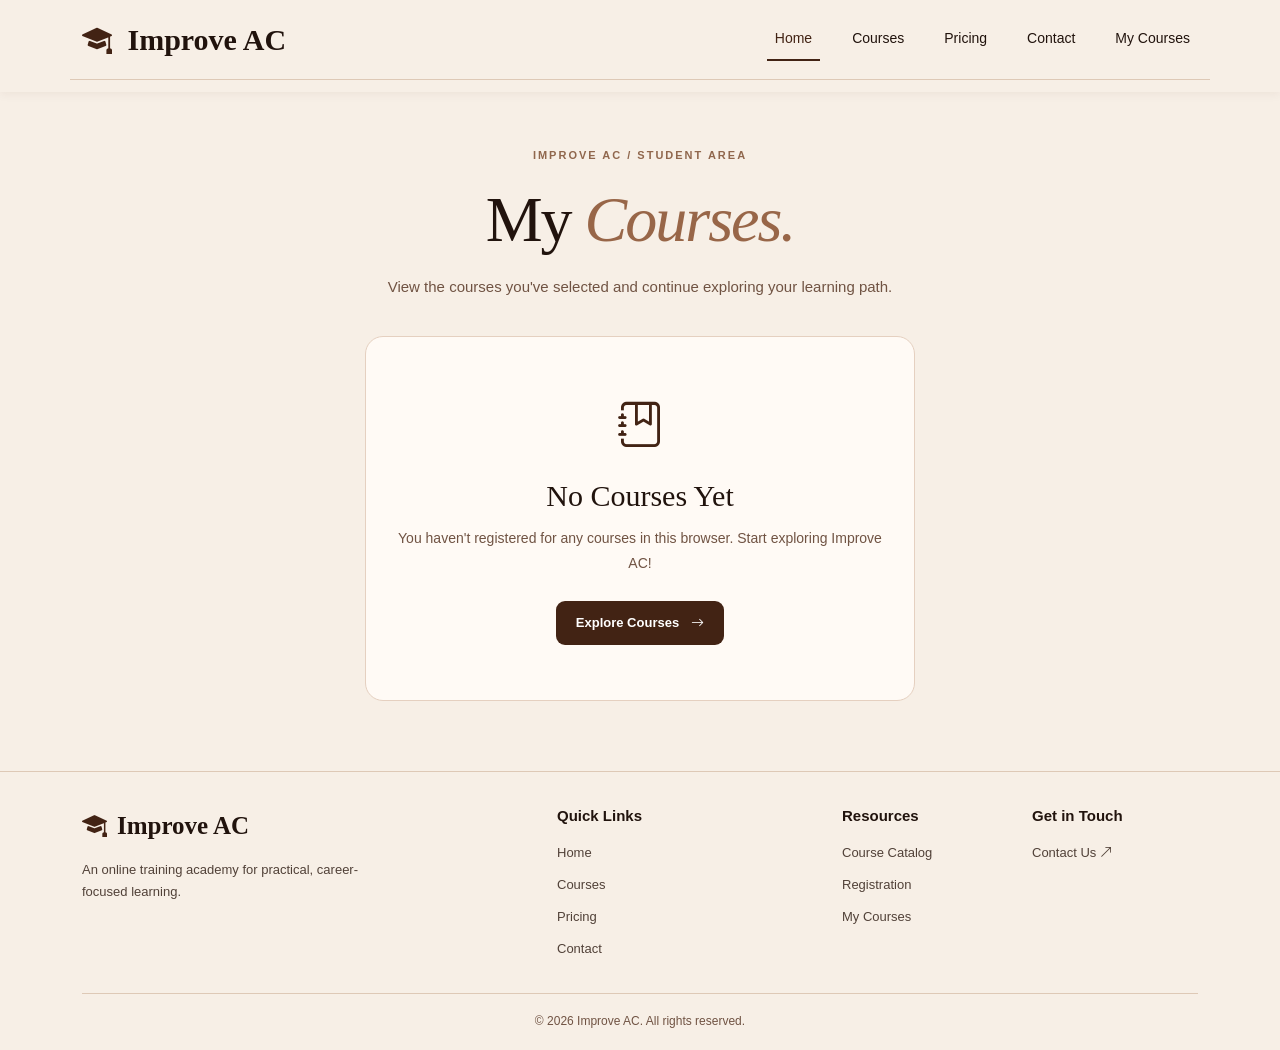
<file: my-courses.html>
<!doctype html>
<html lang="en">
  <head>
    <meta charset="UTF-8" />
    <meta name="viewport" content="width=device-width, initial-scale=1.0" />

    <title>My Courses | Improve AC</title>

    <!-- Bootstrap CSS -->
    <link
      href="https://cdn.jsdelivr.net/npm/bootstrap@5.3.3/dist/css/bootstrap.min.css"
      rel="stylesheet"
    />

    <!-- Bootstrap Icons -->
    <link
      href="https://cdn.jsdelivr.net/npm/bootstrap-icons@1.11.3/font/bootstrap-icons.min.css"
      rel="stylesheet"
    />

    <!-- Shared CSS -->
    <link rel="stylesheet" href="css/style.css" />

    <!-- My Courses CSS -->
    <link rel="stylesheet" href="css/mycourses.css" />

    <!-- Enrollment JavaScript -->
    <script src="js/enrollments.js" defer></script>
  </head>

  <body>
    <!-- ========== NAVBAR ========== -->
    <header>
      
<!-- ========== NAVBAR ========== -->
<nav class="navbar navbar-expand-lg academy-navbar">
    <div class="container">

        <!-- Logo -->
        <a class="navbar-brand academy-logo" href="index.html">
            <i class="bi bi-mortarboard-fill"></i>
            Improve AC
        </a>

        <!-- Mobile Toggler -->
        <button class="navbar-toggler"
                type="button"
                data-bs-toggle="collapse"
                data-bs-target="#navbarNav"
                aria-controls="navbarNav"
                aria-expanded="false"
                aria-label="Toggle navigation">

            <span class="navbar-toggler-icon"></span>
        </button>

        <!-- Collapsible Menu -->
        <div class="collapse navbar-collapse" id="navbarNav">

            <!-- Navigation Links -->
            <ul class="navbar-nav ms-lg-auto
                       align-items-lg-center gap-lg-4
                       academy-nav-links">

                <li class="nav-item">
                    <a class="nav-link active"
                       aria-current="page"
                       href="index.html">
                        Home
                    </a>
                </li>

                <li class="nav-item">
                    <a class="nav-link" href="courses.html">
                        Courses
                    </a>
                </li>

                <li class="nav-item">
                    <a class="nav-link" href="pricing.html">
                        Pricing
                    </a>
                </li>

                <li class="nav-item">
                    <a class="nav-link" href="contact.html">
                        Contact
                    </a>
                </li>

                <li class="nav-item">
                    <a class="nav-link" href="my-courses.html">
                        My Courses
                    </a>
                </li>

            </ul>

          
        
        </div>

    </div>
</nav>

    </header>

    <main class="my-courses-page">
      <!-- ========== PAGE HEADER ========== -->
      <section class="my-courses-hero">
        <div class="container">
          <span class="my-courses-label"> IMPROVE AC / STUDENT AREA </span>

          <h1>My <em>Courses.</em></h1>

          <p>
            View the courses you've selected and continue exploring your
            learning path.
          </p>
        </div>
      </section>

      <!-- ========== STUDENT COURSES ========== -->
      <section class="my-courses-section">
        <div class="container">
          <!-- Student Summary -->
          <div id="studentSummary" class="student-summary" hidden>
            <div>
              <h2 id="studentWelcome"></h2>
              <p id="studentEmail"></p>
            </div>

            <span id="courseCount" class="course-count"></span>
          </div>

          <!-- Saved Course Cards -->
          <div id="myCoursesGrid" class="row g-4"></div>

          <!-- Empty State -->
          <div id="emptyCourses" class="my-courses-empty" hidden>
            <div class="empty-icon">
              <i class="bi bi-journal-bookmark"></i>
            </div>

            <h2>No Courses Yet</h2>

            <p>
              You haven't registered for any courses in this browser. Start
              exploring Improve AC!
            </p>

            <a href="courses.html" class="my-course-btn">
              Explore Courses
              <i class="bi bi-arrow-right"></i>
            </a>
          </div>

         
          
        </div>
      </section>
    </main>

    <!-- ========== FOOTER ========== -->
    <footer class="academy-footer">
      <div class="container">
        <div class="row gy-4">
          <!-- Academy -->
          <div class="col-12 col-md-6 col-lg-5">
            <a href="index.html" class="footer-logo">
              <i class="bi bi-mortarboard-fill"></i>
              Improve AC
            </a>

            <p class="footer-description">
              An online training academy for practical, career-focused learning.
            </p>
          </div>

          <!-- Quick Links -->
          <div class="col-6 col-md-6 col-lg-3">
            <h4>Quick Links</h4>

            <ul class="footer-links">
              <li><a href="index.html">Home</a></li>
              <li><a href="courses.html">Courses</a></li>
              <li><a href="pricing.html">Pricing</a></li>
              <li><a href="contact.html">Contact</a></li>
            </ul>
          </div>

          <!-- Resources -->
          <div class="col-6 col-md-6 col-lg-2">
            <h4>Resources</h4>

            <ul class="footer-links">
              <li>
                <a href="courses.html"> Course Catalog </a>
              </li>

              <li>
                <a href="register.html"> Registration </a>
              </li>

              <li>
                <a href="my-courses.html"> My Courses </a>
              </li>
            </ul>
          </div>

          <!-- Contact -->
          <div class="col-12 col-md-6 col-lg-2">
            <h4>Get in Touch</h4>

            <a href="contact.html" class="footer-contact">
              Contact Us
              <i class="bi bi-arrow-up-right"></i>
            </a>
          </div>
        </div>

        <div class="footer-bottom">
          <p>&copy; 2026 Improve AC. All rights reserved.</p>
        </div>
      </div>
    </footer>
    <!-- Bootstrap JS Bundle -->
    <script src="https://cdn.jsdelivr.net/npm/bootstrap@5.3.3/dist/js/bootstrap.bundle.min.js"></script>
  </body>
</html>
</file>
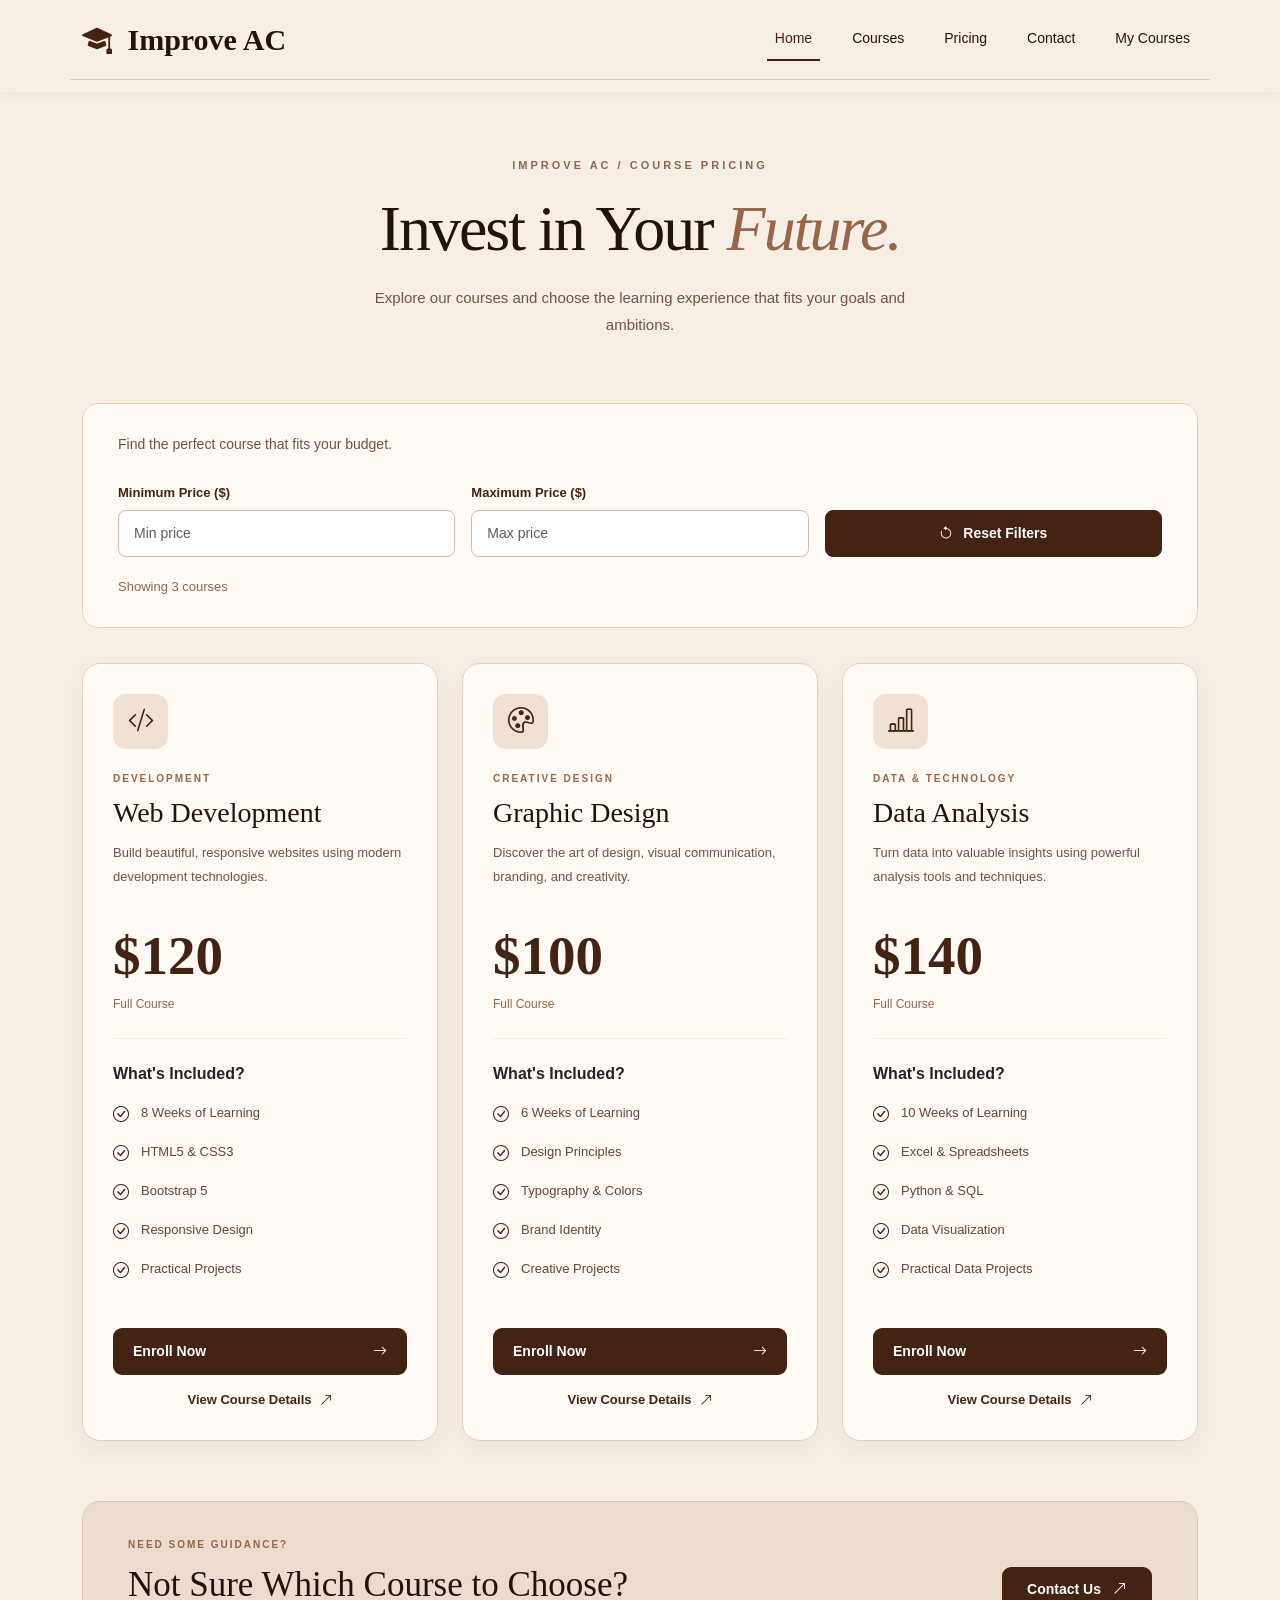
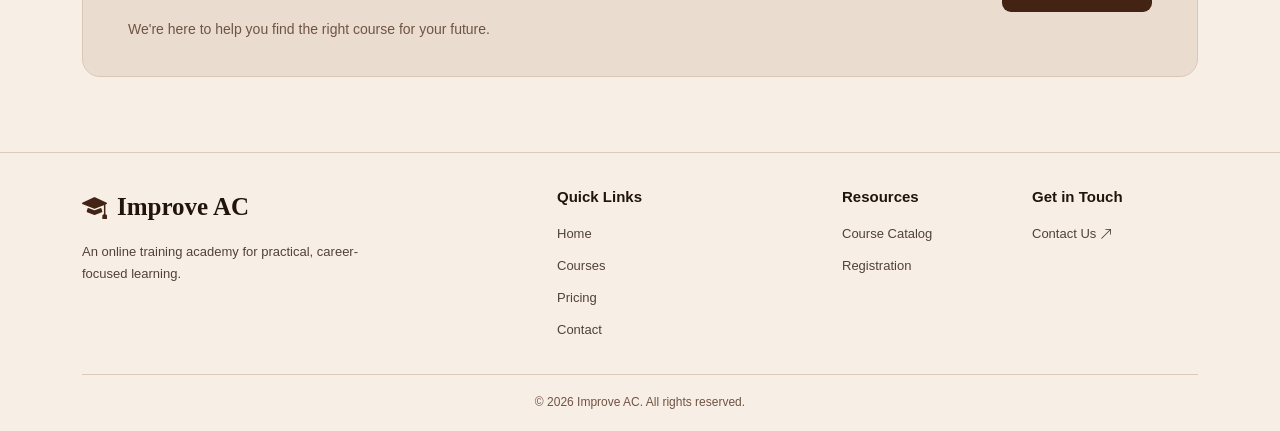
<file: pricing.html>
<!doctype html>
<html lang="en">
  <head>
    <meta charset="UTF-8" />
    <meta name="viewport" content="width=device-width, initial-scale=1.0" />

    <title>Pricing | Improve AC</title>

    <!-- Bootstrap CSS -->
    <link
      href="https://cdn.jsdelivr.net/npm/bootstrap@5.3.3/dist/css/bootstrap.min.css"
      rel="stylesheet"
    />

    <!-- Bootstrap Icons -->
    <link
      href="https://cdn.jsdelivr.net/npm/bootstrap-icons@1.11.3/font/bootstrap-icons.min.css"
      rel="stylesheet"
    />

    <!-- Global CSS -->
    <link rel="stylesheet" href="css/style.css" />

    <!-- Pricing CSS -->
    <link rel="stylesheet" href="css/price.css" />
    <!-- Price Search JavaScript -->
<script src="js/pricing.js" defer></script>
  </head>

  <body>
    <!-- ========== NAVBAR ========== -->
    <header>
      
<!-- ========== NAVBAR ========== -->
<nav class="navbar navbar-expand-lg academy-navbar">
    <div class="container">

        <!-- Logo -->
        <a class="navbar-brand academy-logo" href="index.html">
            <i class="bi bi-mortarboard-fill"></i>
            Improve AC
        </a>

        <!-- Mobile Toggler -->
        <button class="navbar-toggler"
                type="button"
                data-bs-toggle="collapse"
                data-bs-target="#navbarNav"
                aria-controls="navbarNav"
                aria-expanded="false"
                aria-label="Toggle navigation">

            <span class="navbar-toggler-icon"></span>
        </button>

        <!-- Collapsible Menu -->
        <div class="collapse navbar-collapse" id="navbarNav">

            <!-- Navigation Links -->
            <ul class="navbar-nav ms-lg-auto
                       align-items-lg-center gap-lg-4
                       academy-nav-links">

                <li class="nav-item">
                    <a class="nav-link active"
                       aria-current="page"
                       href="index.html">
                        Home
                    </a>
                </li>

                <li class="nav-item">
                    <a class="nav-link" href="courses.html">
                        Courses
                    </a>
                </li>

                <li class="nav-item">
                    <a class="nav-link" href="pricing.html">
                        Pricing
                    </a>
                </li>

                <li class="nav-item">
                    <a class="nav-link" href="contact.html">
                        Contact
                    </a>
                </li>

                <li class="nav-item">
                    <a class="nav-link" href="my-courses.html">
                        My Courses
                    </a>
                </li>

            </ul>

           

        </div>

    </div>
</nav>

    </header>

    <main class="pricing-page">
      <!-- ========== PRICING INTRO ========== -->
      <section class="pricing-hero">
        <div class="container">
          <div class="pricing-intro text-center">
            <span class="pricing-label"> IMPROVE AC / COURSE PRICING </span>

            <h1>Invest in Your <em>Future.</em></h1>

            <p>
              Explore our courses and choose the learning experience that fits
              your goals and ambitions.
            </p>
          </div>
        </div>
      </section>

      <!-- ========== PRICING CARDS ========== -->
      <section class="pricing-section">
        <div class="container">
          <!-- ========== SEARCH BY PRICE ========== -->
          <div class="pricing-search">
            <div class="pricing-search-heading">
              <p>Find the perfect course that fits your budget.</p>
            </div>

            <div class="row g-3 align-items-end">
              <!-- Minimum Price -->
              <div class="col-md-4">
                <label for="minPrice" class="form-label">
                  Minimum Price ($)
                </label>

                <input
                  type="number"
                  id="minPrice"
                  class="form-control"
                  min="0"
                  placeholder="Min price"
                />
              </div>

              <!-- Maximum Price -->
              <div class="col-md-4">
                <label for="maxPrice" class="form-label">
                  Maximum Price ($)
                </label>

                <input
                  type="number"
                  id="maxPrice"
                  class="form-control"
                  min="0"
                  placeholder="Max price"
                />
              </div>

              <!-- Reset Button -->
              <div class="col-md-4">
                <button type="button" id="resetPrice" class="pricing-reset-btn">
                  <i class="bi bi-arrow-counterclockwise"></i>
                  Reset Filters
                </button>
              </div>
            </div>

            <!-- Results Count -->
            <p
              id="priceResults"
              class="pricing-results"
              role="status"
              aria-live="polite"
            >
              Showing 3 courses
            </p>
          </div>

          <div class="row g-4 justify-content-center">
            <!-- ===== WEB DEVELOPMENT ===== -->
            <div class="col-md-6 col-lg-4 pricing-course" data-price="120">
              <article class="card pricing-card h-100">
                <div class="card-body d-flex flex-column">
                  <!-- Icon -->
                  <div class="pricing-icon">
                    <i class="bi bi-code-slash"></i>
                  </div>

                  <span class="pricing-category"> DEVELOPMENT </span>

                  <h2>Web Development</h2>

                  <p class="pricing-description">
                    Build beautiful, responsive websites using modern
                    development technologies.
                  </p>

                  <!-- Price -->
                  <div class="pricing-amount">$120</div>

                  <p class="pricing-period">Full Course</p>

                  <hr />

                  <!-- Features -->
                  <h3>What's Included?</h3>

                  <ul class="pricing-features">
                    <li>
                      <i class="bi bi-check-circle"></i>
                      8 Weeks of Learning
                    </li>

                    <li>
                      <i class="bi bi-check-circle"></i>
                      HTML5 & CSS3
                    </li>

                    <li>
                      <i class="bi bi-check-circle"></i>
                      Bootstrap 5
                    </li>

                    <li>
                      <i class="bi bi-check-circle"></i>
                      Responsive Design
                    </li>

                    <li>
                      <i class="bi bi-check-circle"></i>
                      Practical Projects
                    </li>
                  </ul>

                  <!-- Buttons -->
                  <div class="pricing-actions mt-auto">
                    <a
                      href="register.html?course=web-development"
                      class="pricing-btn"
                    >
                      Enroll Now
                      <i class="bi bi-arrow-right"></i>
                    </a>

                    <a href="web-development.html" class="pricing-details-link">
                      View Course Details
                      <i class="bi bi-arrow-up-right"></i>
                    </a>
                  </div>
                </div>
              </article>
            </div>

            <!-- ===== GRAPHIC DESIGN ===== -->
            <div class="col-md-6 col-lg-4 pricing-course" data-price="100">
              <article class="card pricing-card h-100">
                <div class="card-body d-flex flex-column">
                  <!-- Icon -->
                  <div class="pricing-icon">
                    <i class="bi bi-palette"></i>
                  </div>

                  <span class="pricing-category"> CREATIVE DESIGN </span>

                  <h2>Graphic Design</h2>

                  <p class="pricing-description">
                    Discover the art of design, visual communication, branding,
                    and creativity.
                  </p>

                  <!-- Price -->
                  <div class="pricing-amount">$100</div>

                  <p class="pricing-period">Full Course</p>

                  <hr />

                  <!-- Features -->
                  <h3>What's Included?</h3>

                  <ul class="pricing-features">
                    <li>
                      <i class="bi bi-check-circle"></i>
                      6 Weeks of Learning
                    </li>

                    <li>
                      <i class="bi bi-check-circle"></i>
                      Design Principles
                    </li>

                    <li>
                      <i class="bi bi-check-circle"></i>
                      Typography & Colors
                    </li>

                    <li>
                      <i class="bi bi-check-circle"></i>
                      Brand Identity
                    </li>

                    <li>
                      <i class="bi bi-check-circle"></i>
                      Creative Projects
                    </li>
                  </ul>

                  <!-- Buttons -->
                  <div class="pricing-actions mt-auto">
                    <a
                      href="register.html?course=graphic-design"
                      class="pricing-btn"
                    >
                      Enroll Now
                      <i class="bi bi-arrow-right"></i>
                    </a>

                    <a href="graphic-design.html" class="pricing-details-link">
                      View Course Details
                      <i class="bi bi-arrow-up-right"></i>
                    </a>
                  </div>
                </div>
              </article>
            </div>

            <!-- ===== DATA ANALYSIS ===== -->
            <div class="col-md-6 col-lg-4 pricing-course" data-price="140">
              <article class="card pricing-card h-100">
                <div class="card-body d-flex flex-column">
                  <!-- Icon -->
                  <div class="pricing-icon">
                    <i class="bi bi-bar-chart-line"></i>
                  </div>

                  <span class="pricing-category"> DATA & TECHNOLOGY </span>

                  <h2>Data Analysis</h2>

                  <p class="pricing-description">
                    Turn data into valuable insights using powerful analysis
                    tools and techniques.
                  </p>

                  <!-- Price -->
                  <div class="pricing-amount">$140</div>

                  <p class="pricing-period">Full Course</p>

                  <hr />

                  <!-- Features -->
                  <h3>What's Included?</h3>

                  <ul class="pricing-features">
                    <li>
                      <i class="bi bi-check-circle"></i>
                      10 Weeks of Learning
                    </li>

                    <li>
                      <i class="bi bi-check-circle"></i>
                      Excel & Spreadsheets
                    </li>

                    <li>
                      <i class="bi bi-check-circle"></i>
                      Python & SQL
                    </li>

                    <li>
                      <i class="bi bi-check-circle"></i>
                      Data Visualization
                    </li>

                    <li>
                      <i class="bi bi-check-circle"></i>
                      Practical Data Projects
                    </li>
                  </ul>

                  <!-- Buttons -->
                  <div class="pricing-actions mt-auto">
                    <a
                      href="register.html?course=data-analysis"
                      class="pricing-btn"
                    >
                      Enroll Now
                      <i class="bi bi-arrow-right"></i>
                    </a>

                    <a href="data-analysis.html" class="pricing-details-link">
                      View Course Details
                      <i class="bi bi-arrow-up-right"></i>
                    </a>
                  </div>
                </div>
              </article>
            </div>
          </div>
<div id="noPriceResults"
     class="pricing-no-results"
     hidden>
    <i class="bi bi-search"></i>
    <h3>No Courses Found</h3>
    <p>Try a different price range.</p>
</div>
          <!-- ========== HELP BANNER ========== -->
          <div class="pricing-help">
            <div class="row align-items-center g-3">
              <div class="col-md-8">
                <span class="pricing-help-label"> NEED SOME GUIDANCE? </span>

                <h2>Not Sure Which Course to Choose?</h2>

                <p>
                  We're here to help you find the right course for your future.
                </p>
              </div>

              <div class="col-md-4 text-md-end">
                <a href="contact.html" class="pricing-contact-btn">
                  Contact Us
                  <i class="bi bi-arrow-up-right"></i>
                </a>
              </div>
            </div>
          </div>
        </div>
      </section>
    </main>

    <!-- ========== FOOTER ========== -->
    <footer class="academy-footer">
      <div class="container">
        <div class="row gy-4">
          <!-- Academy Information -->
          <div class="col-12 col-md-6 col-lg-5">
            <a href="index.html" class="footer-logo">
              <i class="bi bi-mortarboard-fill"></i>
              Improve AC
            </a>

            <p class="footer-description">
              An online training academy for practical, career-focused learning.
            </p>
          </div>

          <!-- Quick Links -->
          <div class="col-6 col-md-6 col-lg-3">
            <h4>Quick Links</h4>

            <ul class="footer-links">
              <li>
                <a href="index.html">Home</a>
              </li>

              <li>
                <a href="courses.html">Courses</a>
              </li>

              <li>
                <a href="pricing.html">Pricing</a>
              </li>

              <li>
                <a href="contact.html">Contact</a>
              </li>
            </ul>
          </div>

          <!-- Resources -->
          <div class="col-6 col-md-6 col-lg-2">
            <h4>Resources</h4>

            <ul class="footer-links">
              <li>
                <a href="courses.html"> Course Catalog </a>
              </li>

              <li>
                <a href="register.html"> Registration </a>
              </li>
            </ul>
          </div>

          <!-- Get in Touch -->
          <div class="col-12 col-md-6 col-lg-2">
            <h4>Get in Touch</h4>

            <a href="contact.html" class="footer-contact">
              Contact Us
              <i class="bi bi-arrow-up-right"></i>
            </a>
          </div>
        </div>

        <!-- Copyright -->
        <div class="footer-bottom">
          <p>&copy; 2026 Improve AC. All rights reserved.</p>
        </div>
      </div>
    </footer>
    <!-- Bootstrap JS Bundle -->
    <script src="https://cdn.jsdelivr.net/npm/bootstrap@5.3.3/dist/js/bootstrap.bundle.min.js"></script>
  </body>
</html>
</file>
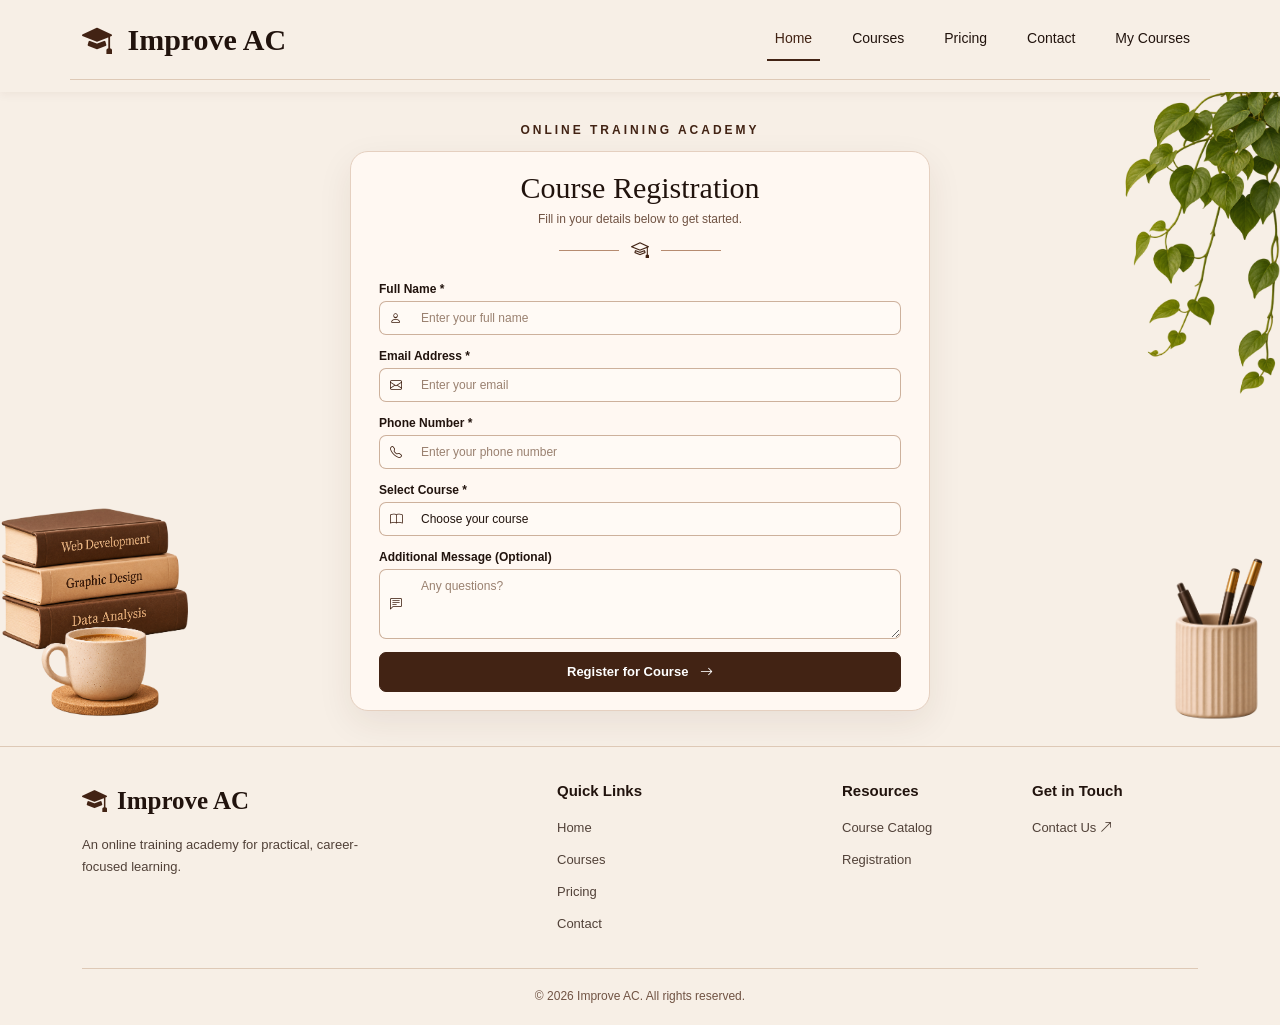
<file: register.html>
<!doctype html>
<html lang="en">
  <head>
    <meta charset="UTF-8" />
    <meta name="viewport" content="width=device-width, initial-scale=1.0" />

    <title>Course Registration | Improve AC</title>

    <!-- Bootstrap CSS -->
    <link
      href="https://cdn.jsdelivr.net/npm/bootstrap@5.3.3/dist/css/bootstrap.min.css"
      rel="stylesheet"
    />

    <!-- Bootstrap Icons -->
    <link
      href="https://cdn.jsdelivr.net/npm/bootstrap-icons@1.11.3/font/bootstrap-icons.min.css"
      rel="stylesheet"
    />

    <!-- Shared CSS -->
    <link rel="stylesheet" href="css/style.css" />

    <!-- Registration CSS -->
    <link rel="stylesheet" href="css/register.css" />
    <script src="js/enrollments.js" defer></script>
  </head>

  <body>
    <!-- ========== NAVBAR ========== -->
    <header>
      
<!-- ========== NAVBAR ========== -->
<nav class="navbar navbar-expand-lg academy-navbar">
    <div class="container">

        <!-- Logo -->
        <a class="navbar-brand academy-logo" href="index.html">
            <i class="bi bi-mortarboard-fill"></i>
            Improve AC
        </a>

        <!-- Mobile Toggler -->
        <button class="navbar-toggler"
                type="button"
                data-bs-toggle="collapse"
                data-bs-target="#navbarNav"
                aria-controls="navbarNav"
                aria-expanded="false"
                aria-label="Toggle navigation">

            <span class="navbar-toggler-icon"></span>
        </button>

        <!-- Collapsible Menu -->
        <div class="collapse navbar-collapse" id="navbarNav">

            <!-- Navigation Links -->
            <ul class="navbar-nav ms-lg-auto
                       align-items-lg-center gap-lg-4
                       academy-nav-links">

                <li class="nav-item">
                    <a class="nav-link active"
                       aria-current="page"
                       href="index.html">
                        Home
                    </a>
                </li>

                <li class="nav-item">
                    <a class="nav-link" href="courses.html">
                        Courses
                    </a>
                </li>

                <li class="nav-item">
                    <a class="nav-link" href="pricing.html">
                        Pricing
                    </a>
                </li>

                <li class="nav-item">
                    <a class="nav-link" href="contact.html">
                        Contact
                    </a>
                </li>

                <li class="nav-item">
                    <a class="nav-link" href="my-courses.html">
                        My Courses
                    </a>
                </li>

            </ul>

           

        </div>

    </div>
</nav>

    </header>

    <!-- ========== REGISTRATION PAGE ========== -->
    <main class="registration-page">
      <!-- Decorative Images -->
      <img
        src="images/registration-books.png"
        class="registration-decoration decor-books"
        alt=""
        aria-hidden="true"
      />

      <img
        src="images/registration-leaves.png"
        class="registration-decoration decor-leaves"
        alt=""
        aria-hidden="true"
      />

      <img
        src="images/registration-pencils.png"
        class="registration-decoration decor-pencils"
        alt=""
        aria-hidden="true"
      />

      <div class="container registration-container">
        <!-- Page Introduction -->
        <div class="registration-intro text-center">
          <span class="registration-label"> ONLINE TRAINING ACADEMY </span>
        </div>

        <!-- ========== REGISTRATION CARD ========== -->
        <section class="registration-card">
          <!-- Card Heading -->
          <div class="registration-heading text-center">
            <h1>Course Registration</h1>

            <p>Fill in your details below to get started.</p>

            <!-- Decorative Divider -->
            <div class="registration-divider">
              <span></span>

              <i class="bi bi-mortarboard"></i>

              <span></span>
            </div>
          </div>

          
<!-- ========== STUDENT REGISTRATION FORM ========== -->

<form id="studentRegistrationForm">

    <div class="row g-3">

        <!-- Full Name -->
        <div class="col-12">
            <label for="studentName" class="form-label">
                Full Name *
            </label>

            <div class="input-group">
                <span class="input-group-text">
                    <i class="bi bi-person"></i>
                </span>

                <input type="text"
                       class="form-control"
                       id="studentName"
                       name="name"
                       placeholder="Enter your full name"
                       autocomplete="name"
                       required>
            </div>
        </div>

        <!-- Email -->
        <div class="col-12">
            <label for="studentEmail" class="form-label">
                Email Address *
            </label>

            <div class="input-group">
                <span class="input-group-text">
                    <i class="bi bi-envelope"></i>
                </span>

                <input type="email"
                       class="form-control"
                       id="studentEmail"
                       name="email"
                       placeholder="Enter your email"
                       autocomplete="email"
                       required>
            </div>
        </div>

        <!-- Phone -->
        <div class="col-12">
            <label for="studentPhone" class="form-label">
                Phone Number *
            </label>

            <div class="input-group">
                <span class="input-group-text">
                    <i class="bi bi-telephone"></i>
                </span>

                <input type="tel"
                       class="form-control"
                       id="studentPhone"
                       name="phone"
                       placeholder="Enter your phone number"
                       autocomplete="tel"
                       required>
            </div>
        </div>

        <!-- Course Selection -->
        <div class="col-12">
            <label for="studentCourse" class="form-label">
                Select Course *
            </label>

            <div class="input-group">
                <span class="input-group-text">
                    <i class="bi bi-book"></i>
                </span>

                <select id="studentCourse"
                        name="course"
                        class="form-select"
                        required>

                    <option value="" selected disabled>
                        Choose your course
                    </option>

                    <option value="web-development">
                        Web Development
                    </option>

                    <option value="graphic-design">
                        Graphic Design
                    </option>

                    <option value="data-analysis">
                        Data Analysis
                    </option>

                </select>
            </div>
        </div>

        <!-- Message -->
        <div class="col-12">
            <label for="studentMessage" class="form-label">
                Additional Message (Optional)
            </label>

            <div class="input-group">
                <span class="input-group-text">
                    <i class="bi bi-chat-left-text"></i>
                </span>

                <textarea id="studentMessage"
                          name="message"
                          class="form-control"
                          rows="3"
                          placeholder="Any questions?"></textarea>
            </div>
        </div>

        <!-- Submit -->
        <div class="col-12">
            <button type="submit"
                    class="btn registration-submit w-100">
                Register for Course
                <i class="bi bi-arrow-right ms-2"></i>
            </button>
        </div>

    </div>

</form>

        </section>
      </div>
    </main>

    <!-- ========== FOOTER ========== -->
    <footer class="academy-footer">
      <div class="container">
        <div class="row gy-4">
          <!-- Academy Information -->
          <div class="col-12 col-md-6 col-lg-5">
            <a href="index.html" class="footer-logo">
              <i class="bi bi-mortarboard-fill"></i>
              Improve AC
            </a>

            <p class="footer-description">
              An online training academy for practical, career-focused learning.
            </p>
          </div>

          <!-- Quick Links -->
          <div class="col-6 col-md-6 col-lg-3">
            <h4>Quick Links</h4>

            <ul class="footer-links">
              <li>
                <a href="index.html">Home</a>
              </li>

              <li>
                <a href="courses.html">Courses</a>
              </li>

              <li>
                <a href="pricing.html">Pricing</a>
              </li>

              <li>
                <a href="contact.html">Contact</a>
              </li>
            </ul>
          </div>

          <!-- Resources -->
          <div class="col-6 col-md-6 col-lg-2">
            <h4>Resources</h4>

            <ul class="footer-links">
              <li>
                <a href="courses.html"> Course Catalog </a>
              </li>

              <li>
                <a href="register.html"> Registration </a>
              </li>
            </ul>
          </div>

          <!-- Get in Touch -->
          <div class="col-12 col-md-6 col-lg-2">
            <h4>Get in Touch</h4>

            <a href="contact.html" class="footer-contact">
              Contact Us
              <i class="bi bi-arrow-up-right"></i>
            </a>
          </div>
        </div>

        <!-- Copyright -->
        <div class="footer-bottom">
          <p>&copy; 2026 Improve AC. All rights reserved.</p>
        </div>
      </div>
    </footer>
    <!-- Bootstrap JS Bundle -->
    <script src="https://cdn.jsdelivr.net/npm/bootstrap@5.3.3/dist/js/bootstrap.bundle.min.js"></script>
  </body>
</html>
</file>
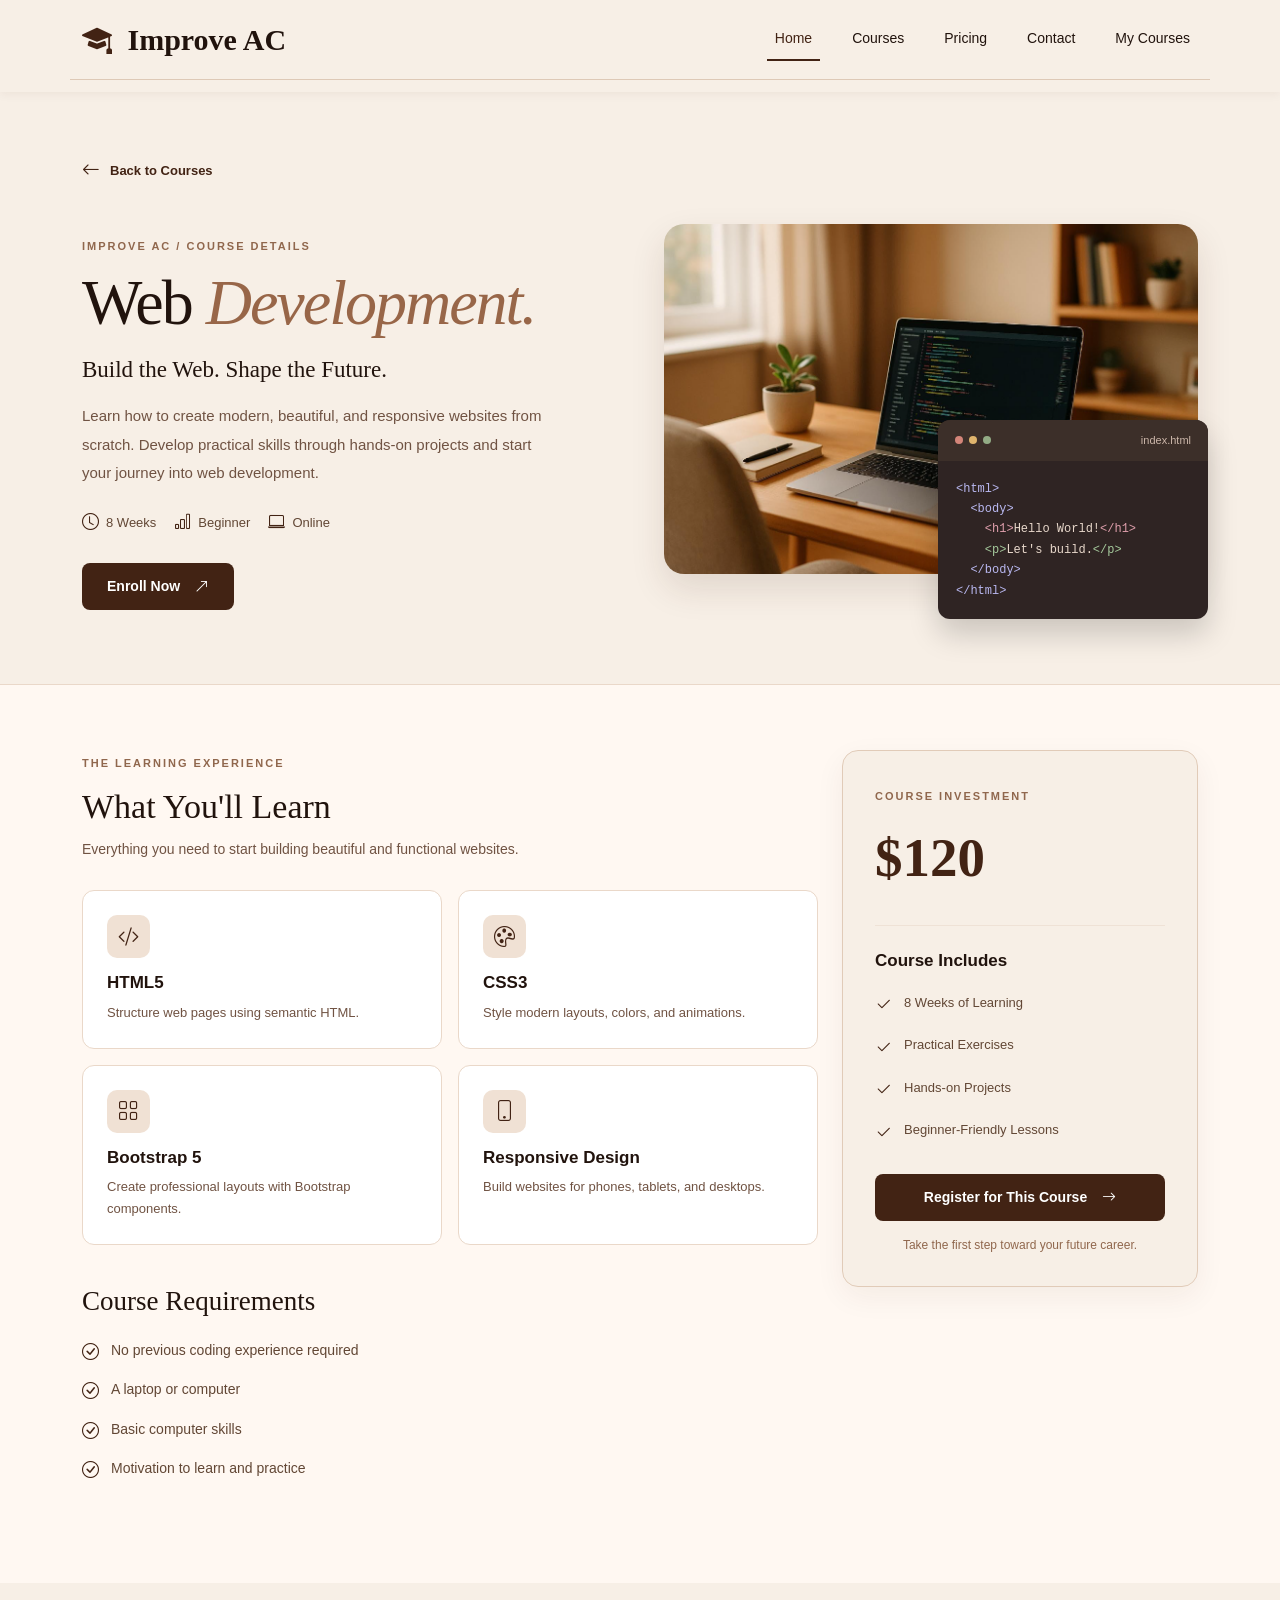
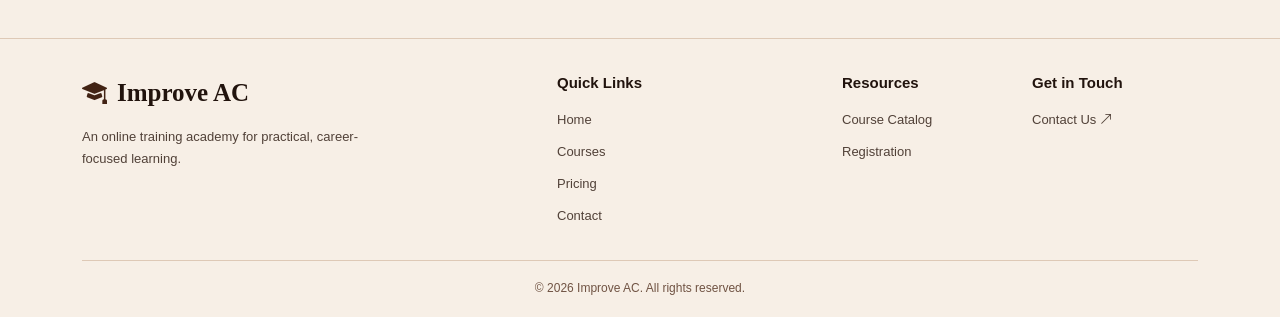
<file: web-development.html>
<!doctype html>
<html lang="en">
  <head>
    <meta charset="UTF-8" />
    <meta name="viewport" content="width=device-width, initial-scale=1.0" />

    <title>Web Development | Improve AC</title>

    <!-- Bootstrap CSS -->
    <link
      href="https://cdn.jsdelivr.net/npm/bootstrap@5.3.3/dist/css/bootstrap.min.css"
      rel="stylesheet"
    />

    <!-- Bootstrap Icons -->
    <link
      href="https://cdn.jsdelivr.net/npm/bootstrap-icons@1.11.3/font/bootstrap-icons.min.css"
      rel="stylesheet"
    />

    <!-- Shared CSS -->
    <link rel="stylesheet" href="css/style.css" />

    <!-- Course Details CSS -->
    <link rel="stylesheet" href="css/web.css" />
  </head>

  <body>
    <!-- ========== NAVBAR ========== -->
    <header>
      
<!-- ========== NAVBAR ========== -->
<nav class="navbar navbar-expand-lg academy-navbar">
    <div class="container">

        <!-- Logo -->
        <a class="navbar-brand academy-logo" href="index.html">
            <i class="bi bi-mortarboard-fill"></i>
            Improve AC
        </a>

        <!-- Mobile Toggler -->
        <button class="navbar-toggler"
                type="button"
                data-bs-toggle="collapse"
                data-bs-target="#navbarNav"
                aria-controls="navbarNav"
                aria-expanded="false"
                aria-label="Toggle navigation">

            <span class="navbar-toggler-icon"></span>
        </button>

        <!-- Collapsible Menu -->
        <div class="collapse navbar-collapse" id="navbarNav">

            <!-- Navigation Links -->
            <ul class="navbar-nav ms-lg-auto
                       align-items-lg-center gap-lg-4
                       academy-nav-links">

                <li class="nav-item">
                    <a class="nav-link active"
                       aria-current="page"
                       href="index.html">
                        Home
                    </a>
                </li>

                <li class="nav-item">
                    <a class="nav-link" href="courses.html">
                        Courses
                    </a>
                </li>

                <li class="nav-item">
                    <a class="nav-link" href="pricing.html">
                        Pricing
                    </a>
                </li>

                <li class="nav-item">
                    <a class="nav-link" href="contact.html">
                        Contact
                    </a>
                </li>

                <li class="nav-item">
                    <a class="nav-link" href="my-courses.html">
                        My Courses
                    </a>
                </li>

            </ul>


        </div>

    </div>
</nav>

    </header>

    <main class="webdev-page">
      <!-- ========== SECTION 1: HERO ========== -->
      <section class="webdev-hero">
        <div class="container">
          <!-- Back Link -->
          <a href="courses.html" class="webdev-back">
            <i class="bi bi-arrow-left"></i>
            Back to Courses
          </a>

          <div class="row align-items-center g-5">
            <!-- Left: Course Introduction -->
            <div class="col-lg-6">
              <div class="webdev-intro">
                <span class="webdev-label"> IMPROVE AC / COURSE DETAILS </span>

                <h1>Web <em>Development.</em></h1>

                <p class="webdev-tagline">Build the Web. Shape the Future.</p>

                <p class="webdev-description">
                  Learn how to create modern, beautiful, and responsive websites
                  from scratch. Develop practical skills through hands-on
                  projects and start your journey into web development.
                </p>

                <!-- Course Information -->
                <div class="webdev-info">
                  <span>
                    <i class="bi bi-clock"></i>
                    8 Weeks
                  </span>

                  <span>
                    <i class="bi bi-bar-chart"></i>
                    Beginner
                  </span>

                  <span>
                    <i class="bi bi-laptop"></i>
                    Online
                  </span>
                </div>

                <a href="register.html?course=web-development"
   class="webdev-primary-btn">
    Enroll Now
    <i class="bi bi-arrow-up-right"></i>
</a>
              </div>
            </div>

            <!-- Right: Course Visual -->
            <div class="col-lg-6">
              <div class="webdev-visual">
                <!-- Course Image -->
                <img
                  src="images/webc.PNG"
                  alt="Laptop showing web development code"
                  class="webdev-image"
                />

                <!-- Floating Code Window -->
                <div class="webdev-code">
                  <div class="code-header">
                    <div class="code-dots">
                      <span></span>
                      <span></span>
                      <span></span>
                    </div>

                    <span>index.html</span>
                  </div>

                  <pre><code><span class="code-purple">&lt;html&gt;</span>
  <span class="code-purple">&lt;body&gt;</span>
    <span class="code-pink">&lt;h1&gt;</span>Hello World!<span class="code-pink">&lt;/h1&gt;</span>
    <span class="code-green">&lt;p&gt;</span>Let's build.<span class="code-green">&lt;/p&gt;</span>
  <span class="code-purple">&lt;/body&gt;</span>
<span class="code-purple">&lt;/html&gt;</span></code></pre>
                </div>
              </div>
            </div>
          </div>
        </div>
      </section>

      <!-- ========== SECTION 2: COURSE DETAILS ========== -->
      <section class="webdev-details">
        <div class="container">
          <div class="row g-4">
            <!-- Left: Learning Content -->
            <div class="col-lg-8">
              <div class="webdev-learning">
                <span class="webdev-label"> THE LEARNING EXPERIENCE </span>

                <h2>What You'll Learn</h2>

                <p class="webdev-section-desc">
                  Everything you need to start building beautiful and functional
                  websites.
                </p>

                <!-- Skills Grid -->
                <div class="row g-3">
                  <!-- HTML -->
                  <div class="col-sm-6">
                    <div class="webdev-skill-card">
                      <div class="skill-icon">
                        <i class="bi bi-code-slash"></i>
                      </div>

                      <h3>HTML5</h3>

                      <p>Structure web pages using semantic HTML.</p>
                    </div>
                  </div>

                  <!-- CSS -->
                  <div class="col-sm-6">
                    <div class="webdev-skill-card">
                      <div class="skill-icon">
                        <i class="bi bi-palette"></i>
                      </div>

                      <h3>CSS3</h3>

                      <p>Style modern layouts, colors, and animations.</p>
                    </div>
                  </div>

                  <!-- Bootstrap -->
                  <div class="col-sm-6">
                    <div class="webdev-skill-card">
                      <div class="skill-icon">
                        <i class="bi bi-grid"></i>
                      </div>

                      <h3>Bootstrap 5</h3>

                      <p>
                        Create professional layouts with Bootstrap components.
                      </p>
                    </div>
                  </div>

                  <!-- Responsive Design -->
                  <div class="col-sm-6">
                    <div class="webdev-skill-card">
                      <div class="skill-icon">
                        <i class="bi bi-phone"></i>
                      </div>

                      <h3>Responsive Design</h3>

                      <p>Build websites for phones, tablets, and desktops.</p>
                    </div>
                  </div>
                </div>

                <!-- Requirements -->
                <div class="webdev-requirements">
                  <h2>Course Requirements</h2>

                  <ul>
                    <li>
                      <i class="bi bi-check-circle"></i>
                      No previous coding experience required
                    </li>

                    <li>
                      <i class="bi bi-check-circle"></i>
                      A laptop or computer
                    </li>

                    <li>
                      <i class="bi bi-check-circle"></i>
                      Basic computer skills
                    </li>

                    <li>
                      <i class="bi bi-check-circle"></i>
                      Motivation to learn and practice
                    </li>
                  </ul>
                </div>
              </div>
            </div>

            <!-- Right: Price Card -->
            <div class="col-lg-4">
              <aside class="webdev-price-card">
                <span class="price-label"> COURSE INVESTMENT </span>

                <!-- Replace with real course price -->
                <div class="course-price">$120</div>

                
                <hr />

                <h3>Course Includes</h3>

                <ul class="price-features">
                  <li>
                    <i class="bi bi-check2"></i>
                    8 Weeks of Learning
                  </li>

                  <li>
                    <i class="bi bi-check2"></i>
                    Practical Exercises
                  </li>

                  <li>
                    <i class="bi bi-check2"></i>
                    Hands-on Projects
                  </li>

                  <li>
                    <i class="bi bi-check2"></i>
                    Beginner-Friendly Lessons
                  </li>
                </ul>

                <a href="register.html?course=web-development" class="webdev-price-btn">
                  Register for This Course

                  <i class="bi bi-arrow-right"></i>
                </a>

                <p class="price-footer-note">
                  Take the first step toward your future career.
                </p>
              </aside>
            </div>
          </div>
        </div>
      </section>
    </main>

    <!-- ========== FOOTER ========== -->
    <footer class="academy-footer">
      <div class="container">
        <div class="row gy-4">
          <!-- Academy -->
          <div class="col-12 col-md-6 col-lg-5">
            <a href="index.html" class="footer-logo">
              <i class="bi bi-mortarboard-fill"></i>
              Improve AC
            </a>

            <p class="footer-description">
              An online training academy for practical, career-focused learning.
            </p>
          </div>

          <!-- Quick Links -->
          <div class="col-6 col-md-6 col-lg-3">
            <h4>Quick Links</h4>

            <ul class="footer-links">
              <li><a href="index.html">Home</a></li>
              <li><a href="courses.html">Courses</a></li>
              <li><a href="pricing.html">Pricing</a></li>
              <li><a href="contact.html">Contact</a></li>
            </ul>
          </div>

          <!-- Resources -->
          <div class="col-6 col-md-6 col-lg-2">
            <h4>Resources</h4>

            <ul class="footer-links">
              <li>
                <a href="courses.html"> Course Catalog </a>
              </li>

              <li>
                <a href="register.html"> Registration </a>
              </li>
            </ul>
          </div>

          <!-- Contact -->
          <div class="col-12 col-md-6 col-lg-2">
            <h4>Get in Touch</h4>

            <a href="contact.html" class="footer-contact">
              Contact Us
              <i class="bi bi-arrow-up-right"></i>
            </a>
          </div>
        </div>

        <!-- Copyright -->
        <div class="footer-bottom">
          <p>&copy; 2026 Improve AC. All rights reserved.</p>
        </div>
      </div>
    </footer>
  </body>
  <!-- Bootstrap JS Bundle -->
    <script src="https://cdn.jsdelivr.net/npm/bootstrap@5.3.3/dist/js/bootstrap.bundle.min.js"></script>
</html>
</file>
<file: css/style.css>
:root {
  --beige: #f7efe6;
  --chocolate: #422314;
  --chocolate-hover: #633925;
  --dark: #21130d;
  --border-color: #dec9b6;
}

body {
  margin: 0;
  background-color: var(--beige);
  color: var(--dark);
  font-family: Arial, sans-serif;
}

a {
  text-decoration: none;
}


/* =====================================
   NAVBAR — LOGO LEFT / LINKS CENTER / BUTTON RIGHT
   ===================================== */

.academy-navbar {
  padding: 12px 0;
}

.academy-navbar .container {
    display: grid;
    grid-template-columns: auto minmax(0, 1fr) auto;
    align-items: center;
    gap: 25px;
    padding-bottom: 12px;
    border-bottom: 1px solid var(--border-color);
}

.academy-navbar .academy-logo {
    grid-column: 1;
    justify-self: start;
}

.academy-logo {
  margin: 0;
  color: var(--dark);
  font-family: Georgia, serif;
  font-size: 30px;
  font-weight: bold;
  white-space: nowrap;
}

.academy-logo i {
  color: var(--chocolate);
  margin-right: 8px;
}

/* Center links and keep register on far right */
.academy-navbar .academy-nav-links {
    grid-column: 2;
    justify-self: center;
    width: max-content;
    margin: 0;
    padding: 0;
}


.academy-nav-links .nav-link {
  color: var(--dark);
  font-size: 14px;
  padding: 10px 3px;
  border-bottom: 2px solid transparent;
}

.academy-nav-links .nav-link:hover,
.academy-nav-links .nav-link.active {
  color: var(--chocolate);
  border-bottom-color: var(--chocolate);
}

.nav-register {
  grid-column: 3;
  justify-self: end;
  white-space: nowrap;

}


/* =====================================
   BUTTONS
   ===================================== */

.btn-chocolate {
  background-color: var(--chocolate);
  color: white;
  border: 1px solid var(--chocolate);
  padding: 11px 24px;
  border-radius: 8px;
}

.btn-chocolate:hover {
  background-color: var(--chocolate-hover);
  border-color: var(--chocolate-hover);
  color: white;
}

.btn-outline-chocolate {
  color: var(--chocolate);
  border: 1px solid var(--chocolate);
  padding: 11px 24px;
  border-radius: 8px;
}

.btn-outline-chocolate:hover {
  background-color: var(--chocolate);
  color: white;
}


/* =====================================
   HOMEPAGE HERO
   ===================================== */

.hero-section {
  padding: 45px 0 55px;
}

.hero-content h1 {
  font-family: Georgia, serif;
  font-size: clamp(44px, 5.3vw, 76px);
  font-weight: 500;
  line-height: 0.98;
  letter-spacing: -2px;
  margin-bottom: 18px;
}

.hero-content p {
  max-width: 520px;
  font-size: 17px;
  line-height: 1.6;
  margin-bottom: 24px;
}

.hero-image-wrapper {
  width: 100%;
}

.hero-image {
  width: 100%;
  height: 360px;
  display: block;
  object-fit: cover;
  object-position: center;
}


/* =====================================
   FEATURED COURSES
   ===================================== */

.featured-section {
  padding: 25px 0 55px;
}

.section-heading {
  margin-bottom: 25px;
}

.section-heading h2 {
  font-family: Georgia, serif;
  font-size: clamp(28px, 3vw, 38px);
  font-weight: 600;
  margin: 0;
}

.view-all-link {
  color: var(--chocolate);
  font-size: 14px;
  font-weight: 600;
}

.view-all-link:hover {
  color: var(--chocolate-hover);
  text-decoration: underline;
}

.course-card {
  border: 1px solid #e8d9cb;
  border-radius: 12px;
  overflow: hidden;
  background: #fffaf5;
  box-shadow: 0 5px 15px rgba(66, 35, 20, 0.08);
  transition:
    transform 0.3s,
    box-shadow 0.3s;
}

.course-card:hover {
  transform: translateY(-5px);
  box-shadow: 0 12px 25px rgba(66, 35, 20, 0.13);
}

.course-card .card-img-top {
  width: 100%;
  height: 180px;
  object-fit: cover;
}

.course-card .card-body {
  padding: 22px;
}

.course-card .card-title {
  font-family: Georgia, serif;
  font-size: 25px;
  color: var(--dark);
  margin-bottom: 10px;
}

.course-card .card-text {
  font-size: 14px;
  line-height: 1.6;
  color: #514138;
  margin-bottom: 16px;
}

.course-meta {
  display: flex;
  flex-wrap: wrap;
  gap: 16px;
  margin-bottom: 20px;
  font-size: 13px;
  color: #705343;
}

.course-meta i {
  margin-right: 5px;
  color: var(--chocolate);
}

.btn-course {
  align-self: flex-start;
  border: 1px solid var(--chocolate);
  border-radius: 20px;
  color: var(--chocolate);
  font-size: 14px;
  padding: 8px 20px;
}

.btn-course:hover {
  background: var(--chocolate);
  color: white;
}


/* =====================================
   WHY CHOOSE US
   ===================================== */

.benefits-section {
  padding: 20px 0 60px;
  background: #bca893;
}

.benefit-item {
  display: flex;
  align-items: center;
  gap: 20px;
  height: 100%;
}

.benefit-icon {
  width: 65px;
  height: 65px;
  background: #eddbc9;
  color: var(--chocolate);
  border-radius: 12px;

  display: flex;
  align-items: center;
  justify-content: center;
  flex-shrink: 0;
}

.benefit-icon i {
  font-size: 30px;
}

.benefit-item h3 {
  font-size: 17px;
  font-weight: 700;
  margin-bottom: 7px;
}

.benefit-item p {
  font-size: 13px;
  line-height: 1.6;
  margin: 0;
}


/* =====================================
   ABOUT ACADEMY
   ===================================== */

.about-section {
  padding: 60px 0;
  border-top: 1px solid var(--border-color);
}

.section-label {
  display: block;
  color: var(--chocolate);
  font-size: 12px;
  font-weight: 700;
  letter-spacing: 2px;
  margin-bottom: 15px;
}

.about-section h2 {
  font-family: Georgia, serif;
  font-size: clamp(30px, 3.5vw, 46px);
  line-height: 1.2;
  margin: 0;
}

.about-section p {
  font-size: 15px;
  line-height: 1.9;
  color: #514138;
  margin-bottom: 15px;
}

.about-link {
  display: inline-block;
  color: var(--chocolate);
  font-size: 14px;
  font-weight: 700;
  margin-top: 10px;
}

.about-link:hover {
  color: var(--chocolate-hover);
  text-decoration: underline;
}


/* =====================================
   CALL TO ACTION
   ===================================== */

.cta-section {
  padding: 35px 0 55px;
}

.cta-banner {
  background: linear-gradient(110deg, #633c2b, #422314 65%, #2b160f);

  border-radius: 14px;
  padding: 35px 50px;
  color: white;
  overflow: hidden;
}

.cta-banner h2 {
  font-family: Georgia, serif;
  font-size: clamp(26px, 3vw, 36px);
  margin-bottom: 12px;
}

.cta-banner p {
  font-size: 15px;
  color: #f0dccc;
  margin: 0;
}

.btn-cta {
  background: var(--beige);
  color: var(--chocolate);
  border-radius: 8px;
  padding: 12px 30px;
  font-weight: 600;
}

.btn-cta:hover {
  background: white;
  color: var(--chocolate);
}


/* =====================================
   FOOTER
   ===================================== */

.academy-footer {
  padding: 40px 0 20px;
  border-top: 1px solid var(--border-color);
}

.footer-logo {
  font-family: Georgia, serif;
  font-size: 27px;
  font-weight: bold;
  color: var(--dark);
  display: inline-flex;
  align-items: center;
  gap: 10px;
}

.footer-logo i {
  color: var(--chocolate);
}

.footer-description {
  font-size: 13px;
  line-height: 1.7;
  margin-top: 15px;
  margin-bottom: 0;
  max-width: 290px;
  color: #514138;
}

.academy-footer h4 {
  font-size: 15px;
  font-weight: 700;
  margin-bottom: 15px;
}

.footer-links {
  list-style: none;
  padding: 0;
  margin: 0;
}

.footer-links li {
  margin-bottom: 8px;
}

.footer-links a,
.footer-contact {
  color: #514138;
  font-size: 13px;
  text-decoration: none;
}

.footer-links a:hover,
.footer-contact:hover,
.footer-logo:hover {
  color: var(--chocolate-hover);
  text-decoration: underline;
}

.footer-bottom {
  border-top: 1px solid var(--border-color);
  margin-top: 35px;
  padding-top: 18px;
  text-align: center;
}

.footer-bottom p {
  font-size: 12px;
  color: #705343;
  margin: 0;
}


/* =====================================
   TABLET / SMALL LAPTOP (768–1199px)
   ===================================== */
.academy-navbar .container {
        grid-template-columns: minmax(0, 1fr) auto;
        gap: 12px;
    }

    .academy-navbar .academy-logo {
        grid-column: 1;
        grid-row: 1;
    }

    .academy-navbar .nav-register {
        grid-column: 2;
        grid-row: 1;
    }

    .academy-navbar .academy-nav-links {
        grid-column: 1 / -1;
        grid-row: 2;
        justify-self: center;
        width: 100%;
        flex-wrap: wrap !important;
    }

  .hero-content h1 {
    font-size: clamp(44px, 6vw, 60px);
  }

  .hero-image {
    height: auto;
    max-width: 100%;
  }

  .benefits-section {
    padding-bottom: 45px;
  }

  .benefit-item {
    flex-direction: column;
    align-items: flex-start;
    gap: 12px;
  }

  .about-section {
    padding: 45px 0;
  }

  .cta-banner {
    padding: 30px;
  }

  .academy-footer {
    padding: 35px 0 20px;
  }

  .footer-logo {
    font-size: 25px;
  }

  .footer-bottom {
    margin-top: 25px;
  }


/* =====================================
   MOBILE (up to 767px)
   ===================================== */
@media (max-width: 767px) {
  .academy-navbar .container {
    gap: 8px;
  }

  .academy-navbar .academy-logo {
    font-size: 22px;
  }

  .academy-navbar .academy-nav-links {
    gap: 5px 16px !important;
  }

  .academy-nav-links .nav-link {
    font-size: 13px;
    padding: 7px 3px;
  }

  .academy-navbar .nav-register {
    padding: 9px 12px;
    font-size: 12px;
  }

  .hero-section {
    padding: 30px 0 40px;
  }

  .hero-content h1 {
    font-size: clamp(36px, 9vw, 48px);
    letter-spacing: -1px;
  }

  .hero-content p {
    font-size: 14px;
    line-height: 1.7;
  }

  .hero-image {
    width: 100%;
    height: auto;
    border-radius: 10px;
  }

  .featured-section {
    padding: 25px 0 40px;
  }

  .section-heading h2 {
    font-size: 28px;
  }

  .course-card .card-img-top {
    height: 190px;
  }

  .course-card .card-body {
    padding: 18px;
  }

  .course-card .card-title {
    font-size: 22px;
  }

  .benefits-section {
    padding: 20px 0 35px;
  }

  .benefit-item {
    flex-direction: row;
    align-items: center;
    gap: 15px;
  }

  .benefit-icon {
    width: 52px;
    height: 52px;
  }

  .benefit-icon i {
    font-size: 24px;
  }

  .about-section {
    padding: 35px 0;
  }

  .about-section h2 {
    font-size: 30px;
  }

  .about-section p {
    font-size: 14px;
  }

  .cta-section {
    padding: 20px 0 40px;
  }

  .cta-banner {
    padding: 25px 20px;
  }

  .cta-banner h2 {
    font-size: 27px;
  }

  .cta-banner p {
    font-size: 14px;
  }

  .academy-footer {
    padding: 30px 0 15px;
  }

  .academy-footer .row {
    --bs-gutter-y: 22px;
  }

  .footer-logo {
    font-size: 24px;
  }

  .footer-logo i {
    font-size: 23px;
  }

  .footer-description {
    max-width: 100%;
    font-size: 13px;
    line-height: 1.6;
    margin-top: 10px;
  }

  .academy-footer h4 {
    font-size: 14px;
    margin-bottom: 12px;
  }

  .footer-links li {
    margin-bottom: 8px;
  }

  .footer-contact {
    display: inline-flex;
    align-items: center;
    gap: 6px;
  }

  .footer-bottom {
    margin-top: 25px;
    padding-top: 15px;
  }

  .footer-bottom p {
    font-size: 11px;
  }
}

/* =====================================
   SMALL MOBILE (up to 375px)
   ===================================== */
@media (max-width: 375px) {
  .academy-navbar .academy-logo {
    font-size: 19px;
  }

  .academy-logo i {
    margin-right: 5px;
  }

  .academy-navbar .nav-register {
    font-size: 11px;
    padding: 8px 10px;
  }

  .academy-navbar .academy-nav-links {
    gap: 5px 12px !important;
  }

  .academy-nav-links .nav-link {
    font-size: 12px;
  }

  .hero-content h1 {
    font-size: 35px;
  }
}

/* ========== STICKY NAVBAR ========== */

body > header {
    position: sticky;
    top: 0;
    z-index: 1050;
    width: 100%;
    background-color: var(--beige);
}

.academy-navbar {
    background-color: var(--beige);
}

/* Optional shadow while navbar is visible */
body > header {
    box-shadow: 0 2px 10px rgba(66, 35, 20, 0.06);
}
</file>
<file: css/contact.css>
/* =====================================
   CONTACT PAGE
===================================== */

.contact-page {
    background: var(--beige);
}

/* ========== PAGE INTRO ========== */

.contact-hero {
    padding: 55px 0 25px;
}

.contact-intro {
    max-width: 680px;
    margin: auto;
}

.contact-label,
.contact-info-label,
.contact-form-label {
    display: inline-block;
    font-size: 11px;
    font-weight: 700;
    letter-spacing: 2px;
}

.contact-label {
    color: #90674d;
    margin-bottom: 18px;
}

.contact-intro h1 {
    font-family: Georgia, serif;
    font-size: clamp(42px, 5vw, 65px);
    letter-spacing: -2px;
    margin-bottom: 15px;
}

.contact-intro h1 em {
    color: #986648;
    font-weight: 400;
}

.contact-intro p {
    font-size: 15px;
    line-height: 1.8;
    color: #705343;
}

/* ========== CONTACT SECTION ========== */

.contact-section {
    padding: 30px 0 75px;
}

/* ========== CONTACT INFORMATION ========== */

.contact-info {
    position: relative;
    height: 100%;
    padding: 38px 32px;
    background: var(--chocolate);
    color: white;
    border-radius: 18px;
    overflow: hidden;
}

.contact-info-label {
    color: #e8c4ac;
    margin-bottom: 22px;
}

.contact-info h2 {
    font-family: Georgia, serif;
    font-size: clamp(30px, 3vw, 40px);
    line-height: 1.2;
    margin-bottom: 18px;
}

.contact-info-text {
    color: #ead6c9;
    font-size: 14px;
    line-height: 1.8;
    margin-bottom: 28px;
}

/* Information Links */

.contact-info-item {
    display: flex;
    align-items: center;
    gap: 15px;
    padding: 18px 0;
    border-bottom: 1px solid rgba(255,255,255,0.2);
    color: white;
}

.contact-info-item:hover {
    color: #f4d1b8;
}

.contact-info-icon {
    display: flex;
    align-items: center;
    justify-content: center;
    width: 45px;
    height: 45px;
    flex-shrink: 0;
    border-radius: 10px;
    background: rgba(255,255,255,0.1);
    font-size: 20px;
}

.contact-item-content {
    display: flex;
    flex-direction: column;
    gap: 5px;
    flex: 1;
}

.contact-item-content strong {
    font-size: 14px;
}

.contact-item-content small {
    color: #d9bdac;
    font-size: 12px;
    line-height: 1.4;
}

.contact-item-arrow {
    font-size: 16px;
}

/* Decoration */

.contact-decoration {
    display: flex;
    align-items: center;
    justify-content: center;
    gap: 12px;
    margin-top: 50px;
    color: #d9bdac;
}

.contact-decoration i {
    font-size: 25px;
}

.contact-decoration span {
    font-size: 11px;
    letter-spacing: 2px;
}

/* ========== CONTACT FORM CARD ========== */

.contact-form-card {
    height: 100%;
    padding: 35px 40px;
    background: #fffaf5;
    border: 1px solid #e5d0c0;
    border-radius: 18px;
    box-shadow: 0 10px 30px rgba(66,35,20,0.07);
}

/* Form Heading */

.contact-form-heading {
    margin-bottom: 25px;
}

.contact-form-label {
    color: #986648;
    margin-bottom: 12px;
}

.contact-form-heading h2 {
    font-family: Georgia, serif;
    font-size: 33px;
    margin-bottom: 10px;
}

.contact-form-heading p {
    color: #705343;
    font-size: 14px;
    margin: 0;
}

/* Form Labels */

.contact-form-card .form-label {
    color: var(--dark);
    font-size: 13px;
    font-weight: 600;
    margin-bottom: 7px;
}

/* Form Fields */

.contact-form-card .form-control,
.contact-form-card .form-select {
    background: white;
    border: 1px solid #d6bda9;
    border-radius: 8px;
    padding: 11px 13px;
    font-size: 14px;
    color: var(--dark);
}

.contact-form-card .form-control::placeholder {
    color: #9a8170;
}

.contact-form-card .form-control:focus,
.contact-form-card .form-select:focus {
    border-color: var(--chocolate);
    box-shadow: 0 0 0 3px rgba(66,35,20,0.1);
}

.contact-form-card textarea {
    min-height: 110px;
    resize: vertical;
}

/* Submit Button */

.contact-submit {
    display: flex;
    align-items: center;
    justify-content: center;
    gap: 14px;
    width: 100%;
    padding: 13px;
    margin-top: 8px;
    background: var(--chocolate);
    color: white;
    border-radius: 8px;
    font-size: 14px;
    font-weight: 600;
}

.contact-submit:hover {
    background: var(--chocolate-hover);
    color: white;
}

/* =====================================
   TABLET
===================================== */

@media (max-width: 991px) {

    .contact-hero {
        padding: 45px 0 20px;
    }

    .contact-section {
        padding: 25px 0 60px;
    }

    .contact-info {
        padding: 30px;
    }

    .contact-decoration {
        margin-top: 25px;
    }

    .contact-form-card {
        padding: 30px;
    }
}

/* =====================================
   MOBILE
===================================== */

@media (max-width: 767px) {

    .contact-hero {
        padding: 35px 0 15px;
    }

    .contact-label {
        font-size: 10px;
        letter-spacing: 2px;
    }

    .contact-intro h1 {
        font-size: 43px;
        letter-spacing: -1px;
    }

    .contact-intro p {
        font-size: 14px;
        line-height: 1.7;
    }

    .contact-section {
        padding: 20px 0 45px;
    }

    /* Contact Information */

    .contact-info {
        padding: 28px 22px;
        border-radius: 14px;
    }

    .contact-info h2 {
        font-size: 29px;
    }

    .contact-info-text {
        font-size: 13px;
        margin-bottom: 15px;
    }

    .contact-info-item {
        padding: 14px 0;
    }

    .contact-info-icon {
        width: 40px;
        height: 40px;
        font-size: 18px;
    }

    .contact-decoration {
        margin-top: 25px;
    }

    /* Contact Form */

    .contact-form-card {
        padding: 25px 20px;
        border-radius: 14px;
    }

    .contact-form-heading h2 {
        font-size: 28px;
    }

    .contact-form-heading p {
        font-size: 13px;
    }

    .contact-form-card .form-control,
    .contact-form-card .form-select {
        font-size: 16px;
        padding: 10px 12px;
    }

    .contact-submit {
        font-size: 13px;
        padding: 12px;
    }
}

/* =====================================
   SMALL MOBILE
===================================== */

@media (max-width: 375px) {

    .contact-intro h1 {
        font-size: 36px;
    }

    .contact-info {
        padding: 25px 18px;
    }

    .contact-info h2 {
        font-size: 26px;
    }

    .contact-form-card {
        padding: 22px 15px;
    }

    .contact-form-heading h2 {
        font-size: 25px;
    }
}
</file>
<file: css/courses.css>
/* =====================================
   COURSES PAGE
===================================== */

.courses-page {
    background: var(--beige);
}

.catalog-label,
.catalog-small-label {
    display: inline-block;
    font-size: 11px;
    font-weight: 700;
    letter-spacing: 2px;
}

/* ========== HERO ========== */

.catalog-hero-section {
    padding: 35px 0 30px;
}

.catalog-hero {
    padding: 55px 60px;
    background: linear-gradient(120deg, #633c2b, #422314 70%);
    color: white;
    border-radius: 22px;
    overflow: hidden;
}

.catalog-label {
    color: #e8c4ac;
    margin-bottom: 20px;
}

.catalog-hero h1 {
    font-family: Georgia, serif;
    font-size: clamp(42px, 5vw, 70px);
    line-height: 1.1;
    letter-spacing: -2px;
    margin-bottom: 20px;
}

.catalog-hero h1 em {
    color: #e7bfa2;
    font-weight: 400;
}

.catalog-hero p {
    max-width: 540px;
    color: #ead6c9;
    font-size: 15px;
    line-height: 1.8;
    margin-bottom: 25px;
}

.catalog-hero-link {
    display: inline-flex;
    align-items: center;
    gap: 12px;
    color: white;
    font-size: 14px;
    font-weight: 600;
    border-bottom: 1px solid #e8c4ac;
    padding-bottom: 7px;
}

.catalog-hero-link:hover {
    color: #e8c4ac;
}

/* Decorative Course Number */

.catalog-hero-art {
    position: relative;
    text-align: center;
    border: 1px solid #926d59;
    border-radius: 100px 100px 16px 16px;
    padding: 35px 20px;
}

.catalog-number {
    display: block;
    font-family: Georgia, serif;
    font-size: 105px;
    line-height: 1.1;
    color: #e7bfa2;
}

.catalog-art-text {
    display: block;
    font-size: 10px;
    letter-spacing: 2px;
    color: #ead6c9;
}

.catalog-hero-art i {
    display: block;
    font-size: 25px;
    color: #e7bfa2;
    margin-top: 15px;
}


/* ========== COURSE LIST ========== */

.catalog-section {
    padding: 45px 0 70px;
    scroll-margin-top: 20px;
}

/* Section Heading */

.catalog-heading {
    display: flex;
    align-items: end;
    justify-content: space-between;
    flex-wrap: wrap;
    gap: 20px;
    margin-bottom: 30px;
}

.catalog-small-label {
    color: #90674d;
    margin-bottom: 12px;
}

.catalog-heading h2 {
    font-family: Georgia, serif;
    font-size: clamp(30px, 3vw, 42px);
    margin-bottom: 10px;
}

.catalog-heading p {
    font-size: 14px;
    color: #705343;
    margin: 0;
}

.catalog-count {
    font-size: 12px;
    color: #90674d;
    border: 1px solid #dcc7b6;
    border-radius: 30px;
    padding: 9px 15px;
}

/* ========== COURSE CARDS ========== */

.catalog-card {
    border: 1px solid #e5d0c0;
    border-radius: 16px;
    background: #fffaf5;
    overflow: hidden;
    box-shadow: 0 8px 25px rgba(66, 35, 20, 0.06);
    transition: transform 0.3s, box-shadow 0.3s;
}

.catalog-card:hover {
    transform: translateY(-6px);
    box-shadow: 0 15px 35px rgba(66, 35, 20, 0.12);
}

/* Card Image */

.catalog-image-box {
    position: relative;
    overflow: hidden;
}

.catalog-image-box img {
    display: block;
    width: 100%;
    height: 215px;
    object-fit: cover;
    transition: transform 0.4s;
}

.catalog-card:hover img {
    transform: scale(1.04);
}

/* Level Badge */

.catalog-tag {
    position: absolute;
    top: 15px;
    left: 15px;
    padding: 7px 13px;
    border-radius: 20px;
    background: #fffaf5;
    color: var(--chocolate);
    font-size: 11px;
    font-weight: 600;
}

/* Card Content */

.catalog-card .card-body {
    padding: 25px;
}

.catalog-category {
    color: #986648;
    font-size: 10px;
    font-weight: 700;
    letter-spacing: 2px;
    margin-bottom: 10px;
}

.catalog-card h3 {
    font-family: Georgia, serif;
    font-size: 27px;
    margin-bottom: 12px;
}

.catalog-description {
    color: #705343;
    font-size: 14px;
    line-height: 1.7;
    margin-bottom: 20px;
}

/* Duration and Level */

.catalog-meta {
    display: flex;
    align-items: center;
    flex-wrap: wrap;
    gap: 18px;
    padding: 15px 0;
    border-top: 1px solid #e7d8cb;
    margin-bottom: 18px;
}

.catalog-meta span {
    display: inline-flex;
    align-items: center;
    gap: 7px;
    font-size: 12px;
    color: #705343;
}

.catalog-meta i {
    color: var(--chocolate);
    font-size: 15px;
}

/* View Details Button */

.catalog-btn {
    display: flex;
    align-items: center;
    justify-content: space-between;
    gap: 12px;
    padding: 12px 16px;
    border: 1px solid var(--chocolate);
    border-radius: 9px;
    color: var(--chocolate);
    font-size: 13px;
    font-weight: 600;
    transition: background 0.3s, color 0.3s;
}

.catalog-btn:hover {
    color: white;
    background: var(--chocolate);
}


/* ========== REGISTRATION CTA ========== */

.catalog-cta-section {
    padding: 0 0 65px;
}

.catalog-cta {
    background: #eaddd0;
    border: 1px solid #dcc7b6;
    border-radius: 18px;
    padding: 35px 45px;
}

.catalog-cta span {
    display: block;
    color: #90674d;
    font-size: 10px;
    font-weight: 700;
    letter-spacing: 2px;
    margin-bottom: 12px;
}

.catalog-cta h2 {
    font-family: Georgia, serif;
    font-size: clamp(27px, 3vw, 37px);
    margin-bottom: 10px;
}

.catalog-cta p {
    color: #705343;
    font-size: 14px;
    margin-bottom: 0;
}

.catalog-cta-btn {
    display: inline-flex;
    align-items: center;
    justify-content: center;
    gap: 15px;
    background: var(--chocolate);
    color: white;
    padding: 13px 25px;
    border-radius: 8px;
    font-size: 14px;
    font-weight: 600;
}

.catalog-cta-btn:hover {
    background: var(--chocolate-hover);
    color: white;
}


/* =====================================
   TABLET
===================================== */

@media (max-width: 991px) {

    .catalog-hero {
        padding: 45px 40px;
    }

    .catalog-hero h1 {
        font-size: 52px;
    }

    .catalog-section {
        padding: 35px 0 55px;
    }

    .catalog-card .card-body {
        padding: 22px;
    }

    .catalog-cta {
        padding: 30px;
    }
}


/* =====================================
   MOBILE
===================================== */

@media (max-width: 767px) {

    .catalog-hero-section {
        padding: 20px 0 15px;
    }

    .catalog-hero {
        padding: 35px 25px;
        border-radius: 15px;
    }

    .catalog-label,
    .catalog-small-label {
        font-size: 10px;
    }

    .catalog-hero h1 {
        font-size: clamp(36px, 9vw, 46px);
        letter-spacing: -1px;
    }

    .catalog-hero p {
        font-size: 14px;
        line-height: 1.7;
    }

    .catalog-section {
        padding: 30px 0 45px;
    }

    .catalog-heading {
        margin-bottom: 25px;
    }

    .catalog-heading h2 {
        font-size: 30px;
    }

    .catalog-heading p {
        font-size: 13px;
    }

    .catalog-image-box img {
        height: 200px;
    }

    .catalog-card .card-body {
        padding: 20px;
    }

    .catalog-card h3 {
        font-size: 25px;
    }

    .catalog-description {
        font-size: 13px;
    }

    .catalog-cta-section {
        padding-bottom: 45px;
    }

    .catalog-cta {
        padding: 28px 22px;
    }

    .catalog-cta h2 {
        font-size: 29px;
    }

    .catalog-cta p {
        font-size: 13px;
        line-height: 1.7;
    }

    .catalog-cta-btn {
        font-size: 13px;
        padding: 12px 20px;
    }
}


/* =====================================
   SMALL MOBILE
===================================== */

@media (max-width: 375px) {

    .catalog-hero {
        padding: 28px 20px;
    }

    .catalog-hero h1 {
        font-size: 35px;
    }

    .catalog-card .card-body {
        padding: 17px;
    }

    .catalog-meta {
        gap: 12px;
    }
}
</file>
<file: css/data.css>
/* =====================================
   DATA ANALYSIS PAGE
===================================== */

.data-page {
  background: var(--beige);
}

.data-label {
  display: inline-block;
  color: #90674d;
  font-size: 11px;
  font-weight: 700;
  letter-spacing: 2px;
  margin-bottom: 15px;
}

/* ========== SECTION 1: HERO ========== */

.data-hero {
  padding: 30px 0 65px;
}

.data-back {
  display: inline-flex;
  align-items: center;
  gap: 10px;
  color: var(--chocolate);
  font-size: 13px;
  font-weight: 600;
  margin-bottom: 35px;
}

.data-back:hover {
  color: var(--chocolate-hover);
}

.data-intro h1 {
  font-family: Georgia, serif;
  font-size: clamp(46px, 5vw, 72px);
  line-height: 1.05;
  letter-spacing: -2px;
  margin-bottom: 16px;
}

.data-intro h1 em {
  color: #986648;
  font-weight: 400;
}

.data-tagline {
  font-family: Georgia, serif;
  font-size: 23px;
  margin-bottom: 15px;
}

.data-description {
  color: #705343;
  font-size: 15px;
  line-height: 1.9;
  max-width: 480px;
  margin-bottom: 22px;
}

/* Course Information */

.data-info {
  display: flex;
  flex-wrap: wrap;
  gap: 18px;
  margin-bottom: 28px;
}

.data-info span {
  display: flex;
  align-items: center;
  gap: 7px;
  color: #624735;
  font-size: 13px;
}

.data-info i {
  color: var(--chocolate);
  font-size: 17px;
}

/* Buttons */

.data-primary-btn,
.data-price-btn {
  display: inline-flex;
  align-items: center;
  justify-content: center;
  gap: 15px;
  background: var(--chocolate);
  color: white;
  padding: 13px 25px;
  border-radius: 8px;
  font-size: 14px;
  font-weight: 600;
  transition: 0.3s;
}

.data-primary-btn:hover,
.data-price-btn:hover {
  background: var(--chocolate-hover);
  color: white;
  transform: translateY(-2px);
}

/* ========== HERO IMAGE ========== */

.data-visual {
  position: relative;
  padding: 0 25px 55px 0;
}

.data-image {
  display: block;
  width: 100%;
  height: 350px;
  object-fit: cover;
  border-radius: 20px;
  box-shadow: 0 15px 35px rgba(66, 35, 20, 0.12);
}

/* Floating Dashboard */

.data-dashboard {
  position: absolute;
  right: 0;
  bottom: 0;
  width: 240px;
  padding: 18px;
  background: #fffaf5;
  border: 1px solid #e1cbb8;
  border-radius: 13px;
  box-shadow: 0 12px 28px rgba(66, 35, 20, 0.16);
}

.dashboard-top,
.dashboard-bottom {
  display: flex;
  align-items: center;
  justify-content: space-between;
  color: #705343;
}

.dashboard-top {
  font-size: 10px;
  font-weight: 700;
  letter-spacing: 1.5px;
}

.dashboard-top i {
  font-size: 19px;
  color: var(--chocolate);
}

.dashboard-chart {
  display: flex;
  align-items: flex-end;
  justify-content: space-between;
  gap: 8px;
  height: 100px;
  margin: 18px 0 12px;
  border-bottom: 1px solid #dfcbbb;
}

.dashboard-chart span {
  flex: 1;
  height: var(--bar-height);
  background: #bb927b;
  border-radius: 4px 4px 0 0;
}

.dashboard-chart span:nth-child(even) {
  background: #69432f;
}

.dashboard-bottom {
  justify-content: flex-start;
  gap: 8px;
  font-size: 11px;
}

.dashboard-bottom i {
  color: var(--chocolate);
  font-size: 16px;
}

/* ========== SECTION 2: DETAILS ========== */

.data-details {
  background: #fff8f2;
  border-top: 1px solid #ead8c9;
  padding: 65px 0 80px;
}

.data-learning h2 {
  font-family: Georgia, serif;
  font-size: 34px;
  margin-bottom: 12px;
}

.data-section-desc {
  color: #705343;
  font-size: 14px;
  margin-bottom: 28px;
}

/* Skill Cards */

.data-skill-card {
  height: 100%;
  padding: 24px;
  background: white;
  border: 1px solid #ead8c9;
  border-radius: 12px;
  transition: 0.3s;
}

.data-skill-card:hover {
  transform: translateY(-4px);
  box-shadow: 0 10px 25px rgba(66, 35, 20, 0.08);
}

.data-skill-icon {
  display: flex;
  align-items: center;
  justify-content: center;
  width: 43px;
  height: 43px;
  background: #f0e1d4;
  color: var(--chocolate);
  border-radius: 10px;
  font-size: 21px;
  margin-bottom: 15px;
}

.data-skill-card h3 {
  font-size: 17px;
  font-weight: 700;
  margin-bottom: 8px;
}

.data-skill-card p {
  color: #705343;
  font-size: 13px;
  line-height: 1.7;
  margin: 0;
}

/* Requirements */

.data-requirements {
  margin-top: 38px;
}

.data-requirements h2 {
  font-size: 27px;
  margin-bottom: 22px;
}

.data-requirements ul,
.data-price-features {
  list-style: none;
  padding: 0;
  margin: 0;
}

.data-requirements li {
  display: flex;
  align-items: flex-start;
  gap: 12px;
  color: #624735;
  font-size: 14px;
  margin-bottom: 14px;
}

.data-requirements li i {
  color: var(--chocolate);
  font-size: 17px;
}

/* ========== PRICE CARD ========== */

.data-price-card {
  position: sticky;
  top: 25px;
  background: var(--beige);
  border: 1px solid #e1cbb8;
  border-radius: 16px;
  padding: 32px;
  box-shadow: 0 10px 30px rgba(66, 35, 20, 0.06);
}

.data-price-label {
  color: #90674d;
  font-size: 11px;
  font-weight: 700;
  letter-spacing: 2px;
}

.data-price {
  font-family: Georgia, serif;
  font-size: 55px;
  font-weight: 600;
  color: var(--chocolate);
  margin-top: 10px;
}

.data-price-note {
  color: #90674d;
  font-size: 12px;
  margin-bottom: 20px;
}

.data-price-card hr {
  border-color: #d6baa5;
  margin: 25px 0;
}

.data-price-card h3 {
  font-size: 17px;
  font-weight: 700;
  margin-bottom: 22px;
}

.data-price-features li {
  display: flex;
  align-items: flex-start;
  gap: 12px;
  color: #624735;
  font-size: 13px;
  margin-bottom: 17px;
}

.data-price-features i {
  color: var(--chocolate);
  font-size: 17px;
}

.data-price-btn {
  display: flex;
  width: 100%;
  margin-top: 28px;
  text-align: center;
}

.data-price-footer {
  color: #90674d;
  font-size: 12px;
  text-align: center;
  margin: 15px 0 0;
}

/* ========== TABLET ========== */

@media (max-width: 991px) {
  .data-hero {
    padding-bottom: 50px;
  }

  .data-back {
    margin-bottom: 25px;
  }

  .data-intro h1 {
    font-size: 55px;
  }

  .data-visual {
    max-width: 650px;
    margin: auto;
  }

  .data-details {
    padding: 50px 0;
  }

  .data-price-card {
    position: static;
  }
}

/* ========== MOBILE ========== */

@media (max-width: 767px) {
  .data-hero {
    padding: 22px 0 40px;
  }

  .data-back {
    font-size: 12px;
    margin-bottom: 25px;
  }

  .data-intro h1 {
    font-size: 43px;
    letter-spacing: -1px;
  }

  .data-tagline {
    font-size: 20px;
  }

  .data-description {
    font-size: 14px;
    line-height: 1.7;
  }

  .data-info {
    gap: 12px;
  }

  .data-info span {
    font-size: 12px;
  }

  .data-visual {
    padding: 0 12px 40px 0;
  }

  .data-image {
    height: 270px;
    border-radius: 14px;
  }

  .data-dashboard {
    width: min(190px, 70%);
    padding: 12px;
  }

  .dashboard-chart {
    height: 65px;
    gap: 5px;
    margin: 10px 0;
  }

  .data-details {
    padding: 40px 0 50px;
  }

  .data-learning h2 {
    font-size: 29px;
  }

  .data-skill-card {
    padding: 20px;
  }

  .data-requirements {
    margin-top: 30px;
  }

  .data-price-card {
    padding: 25px;
  }

  .data-price {
    font-size: 48px;
  }
}

/* ========== TABLET ========== */

@media (max-width: 991px) {

    .data-hero {
        padding: 30px 0 50px;
    }

    .data-back {
        margin-bottom: 25px;
    }

    .data-intro h1 {
        font-size: 55px;
    }

    .data-visual {
        max-width: 650px;
        margin: auto;
    }

    .data-details {
        padding: 50px 0;
    }

    .data-price-card {
        position: static;
    }
}


/* ========== MOBILE ========== */

@media (max-width: 767px) {

    .data-hero {
        padding: 20px 0 35px;
    }

    .data-back {
        font-size: 12px;
        margin-bottom: 22px;
    }

    .data-intro h1 {
        font-size: clamp(36px, 9vw, 44px);
        letter-spacing: -1px;
    }

    .data-tagline {
        font-size: 20px;
    }

    .data-description {
        font-size: 14px;
        line-height: 1.7;
    }

    .data-info {
        gap: 12px;
    }

    .data-info span {
        font-size: 12px;
    }

    .data-primary-btn {
        padding: 12px 20px;
        font-size: 13px;
    }

    /* Hero Visual */
    .data-visual {
        padding: 0 12px 40px 0;
    }

    .data-image {
        height: 255px;
        border-radius: 14px;
    }

    .data-dashboard {
        width: min(185px, 70%);
        padding: 12px;
    }

    .dashboard-chart {
        height: 65px;
        gap: 5px;
        margin: 10px 0;
    }

    /* Learning Section */
    .data-details {
        padding: 40px 0 50px;
    }

    .data-learning h2 {
        font-size: 28px;
    }

    .data-skill-card {
        padding: 18px;
    }

    .data-skill-card h3 {
        font-size: 16px;
    }

    .data-requirements {
        margin-top: 30px;
    }

    .data-requirements h2 {
        font-size: 25px;
    }

    /* Pricing */
    .data-price-card {
        padding: 24px;
    }

    .data-price {
        font-size: 46px;
    }
}
</file>
<file: css/graphic.css>
/* =====================================
   GRAPHIC DESIGN PAGE
===================================== */

.graphic-page {
    background: var(--beige);
}

.graphic-label {
    display: inline-block;
    color: #90674d;
    font-size: 11px;
    font-weight: 700;
    letter-spacing: 2px;
    margin-bottom: 15px;
}

/* ========== HERO ========== */

.graphic-hero {
    padding: 30px 0 65px;
}

.graphic-back {
    display: inline-flex;
    align-items: center;
    gap: 10px;
    color: var(--chocolate);
    font-size: 13px;
    font-weight: 600;
    margin-bottom: 35px;
}

.graphic-back:hover {
    color: var(--chocolate-hover);
}

.graphic-intro h1 {
    font-family: Georgia, serif;
    font-size: clamp(46px, 5vw, 72px);
    line-height: 1.05;
    letter-spacing: -2px;
    margin-bottom: 16px;
}

.graphic-intro h1 em {
    color: #a77463;
    font-weight: 400;
}

.graphic-tagline {
    font-family: Georgia, serif;
    font-size: 23px;
    margin-bottom: 15px;
}

.graphic-description {
    color: #705343;
    font-size: 15px;
    line-height: 1.9;
    max-width: 480px;
    margin-bottom: 22px;
}

/* Course Information */

.graphic-info {
    display: flex;
    flex-wrap: wrap;
    gap: 18px;
    margin-bottom: 28px;
}

.graphic-info span {
    display: flex;
    align-items: center;
    gap: 7px;
    color: #624735;
    font-size: 13px;
}

.graphic-info i {
    color: var(--chocolate);
    font-size: 17px;
}

/* Enroll Button */

.graphic-primary-btn,
.graphic-price-btn {
    display: inline-flex;
    align-items: center;
    justify-content: center;
    gap: 15px;
    background: var(--chocolate);
    color: white;
    padding: 13px 25px;
    border-radius: 8px;
    font-size: 14px;
    font-weight: 600;
    transition: 0.3s;
}

.graphic-primary-btn:hover,
.graphic-price-btn:hover {
    background: var(--chocolate-hover);
    color: white;
    transform: translateY(-2px);
}


/* ========== HERO VISUAL ========== */

.graphic-visual {
    position: relative;
    min-height: 380px;
    padding: 15px 30px 40px 0;
}

.graphic-image {
    display: block;
    width: 100%;
    height: 350px;
    object-fit: cover;
    border-radius: 20px;
    box-shadow: 0 15px 35px rgba(66, 35, 20, 0.12);
}

/* Floating Palette */

.graphic-palette {
    position: absolute;
    right: 0;
    bottom: 10px;
    width: 210px;
    padding: 17px;
    background: #fffaf5;
    border: 1px solid #ead8c9;
    border-radius: 12px;
    box-shadow: 0 10px 25px rgba(66, 35, 20, 0.15);
}

.palette-title {
    display: block;
    font-size: 10px;
    font-weight: 700;
    letter-spacing: 2px;
    color: #705343;
    margin-bottom: 12px;
}

.palette-colors {
    display: flex;
    gap: 5px;
    margin-bottom: 10px;
}

.palette-colors span {
    flex: 1;
    height: 35px;
    border-radius: 4px;
}

.palette-colors span:nth-child(1) {
    background: #422314;
}

.palette-colors span:nth-child(2) {
    background: #b5836d;
}

.palette-colors span:nth-child(3) {
    background: #d7afa0;
}

.palette-colors span:nth-child(4) {
    background: #e9ccab;
}

.palette-colors span:nth-child(5) {
    background: #f5e9dc;
}

.graphic-palette small {
    color: #90674d;
    font-size: 11px;
}

/* Creative Sticker */

.graphic-sticker {
    position: absolute;
    top: 0;
    right: 5px;
    background: #e9ccab;
    color: var(--chocolate);
    border-radius: 30px;
    padding: 9px 15px;
    font-size: 11px;
    font-weight: 700;
    letter-spacing: 1px;
}

.graphic-sticker i {
    margin-right: 5px;
}


/* ========== SECTION 2 ========== */

.graphic-details {
    background: #fff8f2;
    border-top: 1px solid #ead8c9;
    padding: 65px 0 80px;
}

.graphic-learning h2 {
    font-family: Georgia, serif;
    font-size: 34px;
    margin-bottom: 12px;
}

.graphic-section-desc {
    color: #705343;
    font-size: 14px;
    margin-bottom: 28px;
}


/* ========== SKILL CARDS ========== */

.graphic-skill-card {
    height: 100%;
    padding: 24px;
    background: white;
    border: 1px solid #ead8c9;
    border-radius: 12px;
    transition: 0.3s;
}

.graphic-skill-card:hover {
    transform: translateY(-4px);
    box-shadow: 0 10px 25px rgba(66, 35, 20, 0.08);
}

.graphic-skill-icon {
    width: 43px;
    height: 43px;
    display: flex;
    align-items: center;
    justify-content: center;
    background: #f0e1d4;
    color: var(--chocolate);
    border-radius: 10px;
    font-size: 21px;
    margin-bottom: 15px;
}

.graphic-skill-card h3 {
    font-size: 17px;
    font-weight: 700;
    margin-bottom: 8px;
}

.graphic-skill-card p {
    color: #705343;
    font-size: 13px;
    line-height: 1.7;
    margin: 0;
}


/* ========== REQUIREMENTS ========== */

.graphic-requirements {
    margin-top: 38px;
}

.graphic-requirements h2 {
    font-size: 27px;
    margin-bottom: 22px;
}

.graphic-requirements ul,
.graphic-price-features {
    list-style: none;
    padding: 0;
    margin: 0;
}

.graphic-requirements li {
    display: flex;
    align-items: flex-start;
    gap: 12px;
    margin-bottom: 14px;
    color: #624735;
    font-size: 14px;
}

.graphic-requirements li i {
    color: var(--chocolate);
    font-size: 17px;
}


/* ========== PRICE CARD ========== */

.graphic-price-card {
    position: sticky;
    top: 25px;
    background: var(--beige);
    border: 1px solid #e1cbb8;
    border-radius: 16px;
    padding: 32px;
    box-shadow: 0 10px 30px rgba(66, 35, 20, 0.06);
}

.graphic-price-label {
    font-size: 11px;
    font-weight: 700;
    letter-spacing: 2px;
    color: #90674d;
}

.graphic-price {
    font-family: Georgia, serif;
    font-size: 55px;
    font-weight: 600;
    color: var(--chocolate);
    margin-top: 10px;
}

.graphic-price-note {
    color: #90674d;
    font-size: 12px;
    margin: 0 0 20px;
}

.graphic-price-card hr {
    border-color: #d6baa5;
    margin: 25px 0;
}

.graphic-price-card h3 {
    font-size: 17px;
    font-weight: 700;
    margin-bottom: 22px;
}

.graphic-price-features li {
    display: flex;
    align-items: flex-start;
    gap: 12px;
    margin-bottom: 17px;
    color: #624735;
    font-size: 13px;
}

.graphic-price-features i {
    font-size: 17px;
    color: var(--chocolate);
}

.graphic-price-btn {
    display: flex;
    width: 100%;
    text-align: center;
    margin-top: 28px;
}

.graphic-footer-note {
    color: #90674d;
    font-size: 12px;
    text-align: center;
    margin: 15px 0 0;
}


/* ========== TABLET ========== */

@media (max-width: 991px) {

    .graphic-hero {
        padding-bottom: 50px;
    }

    .graphic-back {
        margin-bottom: 25px;
    }

    .graphic-intro h1 {
        font-size: 55px;
    }

    .graphic-visual {
        max-width: 650px;
        margin: auto;
    }

    .graphic-details {
        padding: 50px 0;
    }

    .graphic-price-card {
        position: static;
    }
}


/* ========== MOBILE ========== */

@media (max-width: 767px) {

    .graphic-hero {
        padding: 22px 0 40px;
    }

    .graphic-back {
        font-size: 12px;
        margin-bottom: 25px;
    }

    .graphic-intro h1 {
        font-size: 43px;
        letter-spacing: -1px;
    }

    .graphic-tagline {
        font-size: 20px;
    }

    .graphic-description {
        font-size: 14px;
        line-height: 1.7;
    }

    .graphic-info {
        gap: 12px;
    }

    .graphic-info span {
        font-size: 12px;
    }

    .graphic-visual {
        min-height: auto;
        padding: 12px 15px 40px 0;
    }

    .graphic-image {
        height: 270px;
        border-radius: 14px;
    }

    .graphic-palette {
        width: 165px;
        padding: 12px;
        bottom: 0;
    }

    .palette-colors span {
        height: 26px;
    }

    .graphic-sticker {
        font-size: 9px;
        padding: 7px 10px;
    }

    .graphic-details {
        padding: 40px 0 50px;
    }

    .graphic-learning h2 {
        font-size: 29px;
    }

    .graphic-skill-card {
        padding: 20px;
    }

    .graphic-requirements {
        margin-top: 30px;
    }

    .graphic-price-card {
        padding: 25px;
    }

    .graphic-price {
        font-size: 48px;
    }
}

/* ========== TABLET ========== */

@media (max-width: 991px) {

    .graphic-hero {
        padding: 30px 0 50px;
    }

    .graphic-back {
        margin-bottom: 25px;
    }

    .graphic-intro h1 {
        font-size: 55px;
    }

    .graphic-visual {
        max-width: 650px;
        margin: auto;
    }

    .graphic-details {
        padding: 50px 0;
    }

    .graphic-price-card {
        position: static;
    }
}


/* ========== MOBILE ========== */

@media (max-width: 767px) {

    .graphic-hero {
        padding: 20px 0 35px;
    }

    .graphic-back {
        font-size: 12px;
        margin-bottom: 22px;
    }

    .graphic-intro h1 {
        font-size: clamp(36px, 9vw, 44px);
        letter-spacing: -1px;
    }

    .graphic-tagline {
        font-size: 20px;
    }

    .graphic-description {
        font-size: 14px;
        line-height: 1.7;
    }

    .graphic-info {
        gap: 12px;
    }

    .graphic-info span {
        font-size: 12px;
    }

    .graphic-primary-btn {
        padding: 12px 20px;
        font-size: 13px;
    }

    /* Hero Visual */
    .graphic-visual {
        min-height: 0;
        padding: 10px 15px 40px 0;
    }

    .graphic-image {
        height: 255px;
        border-radius: 14px;
    }

    .graphic-palette {
        width: min(165px, 60%);
        padding: 12px;
        bottom: 0;
    }

    .palette-colors span {
        height: 26px;
    }

    .graphic-sticker {
        font-size: 9px;
        padding: 7px 10px;
    }

    /* Learning Section */
    .graphic-details {
        padding: 40px 0 50px;
    }

    .graphic-learning h2 {
        font-size: 28px;
    }

    .graphic-skill-card {
        padding: 18px;
    }

    .graphic-skill-card h3 {
        font-size: 16px;
    }

    .graphic-requirements {
        margin-top: 30px;
    }

    .graphic-requirements h2 {
        font-size: 25px;
    }

    /* Pricing */
    .graphic-price-card {
        padding: 24px;
    }

    .graphic-price {
        font-size: 46px;
    }
}
</file>
<file: css/mycourses.css>
/* =====================================
   MY COURSES PAGE
===================================== */

.my-courses-page {
  background: var(--beige);
  min-height: 65vh;
}

/* ========== HERO ========== */

.my-courses-hero {
  padding: 55px 0 30px;
  text-align: center;
}

.my-courses-label {
  display: block;
  color: #90674d;
  font-size: 11px;
  font-weight: 700;
  letter-spacing: 2px;
  margin-bottom: 18px;
}

.my-courses-hero h1 {
  font-family: Georgia, serif;
  font-size: clamp(42px, 5vw, 65px);
  letter-spacing: -2px;
  margin-bottom: 15px;
}

.my-courses-hero h1 em {
  color: #986648;
  font-weight: 400;
}

.my-courses-hero p {
  max-width: 520px;
  margin: auto;
  color: #705343;
  font-size: 15px;
  line-height: 1.8;
}

/* ========== COURSES SECTION ========== */

.my-courses-section {
  padding: 30px 0 70px;
}

/* Student Summary */

.student-summary {
  display: flex;
  align-items: center;
  justify-content: space-between;
  flex-wrap: wrap;
  gap: 15px;
  margin-bottom: 30px;
  padding: 25px 30px;
  background: #fffaf5;
  border: 1px solid #e5d0c0;
  border-radius: 15px;
}

.student-summary[hidden],
.my-courses-empty[hidden] {
  display: none;
}

.student-summary h2 {
  font-family: Georgia, serif;
  font-size: 25px;
  margin-bottom: 5px;
}

.student-summary p {
  color: #705343;
  font-size: 13px;
  margin: 0;
}

.course-count {
  padding: 9px 15px;
  background: #f0e1d4;
  color: var(--chocolate);
  border-radius: 30px;
  font-size: 12px;
  font-weight: 600;
}

/* ========== COURSE CARDS ========== */

.my-course-card {
  background: #fffaf5;
  border: 1px solid #e5d0c0;
  border-radius: 16px;
  overflow: hidden;
  box-shadow: 0 8px 25px rgba(66, 35, 20, 0.06);
  transition: 0.3s;
}

.my-course-card:hover {
  transform: translateY(-4px);
  box-shadow: 0 12px 30px rgba(66, 35, 20, 0.1);
}

.my-course-card img {
  display: block;
  width: 100%;
  height: 200px;
  object-fit: cover;
}

.my-course-body {
  padding: 24px;
}

.my-course-status {
  display: inline-flex;
  align-items: center;
  gap: 7px;
  padding: 6px 12px;
  background: #e9eee4;
  color: #476345;
  border-radius: 30px;
  font-size: 11px;
  font-weight: 700;
  margin-bottom: 15px;
}

.my-course-body h2 {
  font-family: Georgia, serif;
  font-size: 25px;
  margin-bottom: 17px;
}

.my-course-meta {
  display: flex;
  flex-wrap: wrap;
  gap: 15px;
  margin-bottom: 18px;
}

.my-course-meta span {
  display: flex;
  align-items: center;
  gap: 7px;
  font-size: 12px;
  color: #705343;
}

.my-course-body p {
  font-size: 12px;
  color: #90674d;
  margin-bottom: 20px;
}

.my-course-btn {
  display: inline-flex;
  align-items: center;
  justify-content: center;
  gap: 12px;
  background: var(--chocolate);
  color: white;
  padding: 12px 20px;
  border-radius: 9px;
  font-size: 13px;
  font-weight: 600;
}

.my-course-btn:hover {
  background: var(--chocolate-hover);
  color: white;
}

/* ========== EMPTY STATE ========== */

.my-courses-empty {
  max-width: 550px;
  margin: auto;
  text-align: center;
  padding: 55px 30px;
  background: #fffaf5;
  border: 1px solid #e5d0c0;
  border-radius: 18px;
}

.empty-icon {
  font-size: 45px;
  color: var(--chocolate);
  margin-bottom: 18px;
}

.my-courses-empty h2 {
  font-family: Georgia, serif;
  font-size: 30px;
  margin-bottom: 12px;
}

.my-courses-empty p {
  color: #705343;
  font-size: 14px;
  line-height: 1.8;
  margin-bottom: 25px;
}

/* ========== BROWSE MORE ========== */

.my-courses-bottom {
  text-align: center;
  margin-top: 45px;
}

.my-courses-bottom p {
  color: #705343;
  font-size: 14px;
  margin-bottom: 10px;
}

.my-courses-bottom a {
  color: var(--chocolate);
  font-weight: 700;
  font-size: 14px;
}

.my-courses-bottom a:hover {
  text-decoration: underline;
}

/* ========== TABLET ========== */

@media (max-width: 991px) {
  .my-courses-hero {
    padding: 45px 0 25px;
  }

  .my-courses-section {
    padding-bottom: 55px;
  }
}

/* ========== MOBILE ========== */

@media (max-width: 767px) {
  .my-courses-hero {
    padding: 30px 0 20px;
  }

  .my-courses-hero h1 {
    font-size: 40px;
  }

  .my-courses-hero p {
    font-size: 14px;
  }

  .my-courses-section {
    padding: 20px 0 45px;
  }

  .student-summary {
    padding: 22px;
    margin-bottom: 25px;
  }

  .student-summary h2 {
    font-size: 22px;
  }

  .my-course-card img {
    height: 190px;
  }

  .my-course-body {
    padding: 20px;
  }

  .my-course-body h2 {
    font-size: 23px;
  }

  .my-courses-empty {
    padding: 40px 22px;
  }

  .my-courses-empty h2 {
    font-size: 26px;
  }

  .my-courses-bottom {
    margin-top: 30px;
  }
}
</file>
<file: css/price.css>
/* =====================================
   PRICING PAGE
===================================== */

.pricing-page {
    background: var(--beige);
}

/* ========== PRICING INTRO ========== */

.pricing-hero {
    padding: 65px 0 30px;
}

.pricing-intro {
    max-width: 750px;
    margin: 0 auto;
}

.pricing-label {
    display: block;
    color: #90674d;
    font-size: 11px;
    font-weight: 700;
    letter-spacing: 3px;
    margin-bottom: 20px;
}

.pricing-intro h1 {
    font-family: Georgia, serif;
    font-size: clamp(42px, 5vw, 66px);
    line-height: 1.1;
    letter-spacing: -2px;
    margin-bottom: 20px;
}

.pricing-intro h1 em {
    color: #986648;
    font-weight: 400;
}

.pricing-intro p {
    color: #705343;
    font-size: 15px;
    line-height: 1.8;
    max-width: 550px;
    margin: 0 auto;
}

/* ========== PRICING SECTION ========== */

.pricing-section {
    padding: 35px 0 75px;
}

/* ========== PRICING CARDS ========== */

.pricing-card {
    background: #fffaf5;
    border: 1px solid #e5d0c0;
    border-radius: 18px;
    overflow: hidden;
    box-shadow: 0 8px 25px rgba(66, 35, 20, 0.06);
    transition: transform 0.3s, box-shadow 0.3s;
}

.pricing-card:hover {
    transform: translateY(-5px);
    box-shadow: 0 15px 35px rgba(66, 35, 20, 0.12);
}

.pricing-card .card-body {
    padding: 30px;
}

/* Course Icon */

.pricing-icon {
    display: flex;
    align-items: center;
    justify-content: center;
    width: 55px;
    height: 55px;
    background: #f0e1d4;
    color: var(--chocolate);
    border-radius: 13px;
    font-size: 26px;
    margin-bottom: 22px;
}

/* Course Category */

.pricing-category {
    color: #986648;
    font-size: 10px;
    font-weight: 700;
    letter-spacing: 2px;
    margin-bottom: 10px;
}

/* Course Title */

.pricing-card h2 {
    font-family: Georgia, serif;
    font-size: 28px;
    margin-bottom: 12px;
    color: var(--dark);
}

/* Description */

.pricing-description {
    color: #705343;
    font-size: 13px;
    line-height: 1.8;
    min-height: 70px;
    margin-bottom: 15px;
}

/* Price */

.pricing-amount {
    font-family: Georgia, serif;
    font-size: 55px;
    font-weight: 600;
    color: var(--chocolate);
    line-height: 1.1;
}

.pricing-period {
    font-size: 12px;
    color: #90674d;
    margin: 8px 0 0;
}

/* Divider */

.pricing-card hr {
    border-color: #d6baa5;
    margin: 25px 0;
}

/* Features Heading */

.pricing-card h3 {
    font-size: 16px;
    font-weight: 700;
    margin-bottom: 20px;
}

/* Features List */

.pricing-features {
    list-style: none;
    padding: 0;
    margin: 0 0 30px;
}

.pricing-features li {
    display: flex;
    align-items: flex-start;
    gap: 12px;
    margin-bottom: 15px;
    color: #624735;
    font-size: 13px;
    line-height: 1.5;
}

.pricing-features i {
    color: var(--chocolate);
    font-size: 16px;
    flex-shrink: 0;
}

/* ========== PRICING BUTTONS ========== */

.pricing-actions {
    display: flex;
    flex-direction: column;
    gap: 15px;
}

.pricing-btn {
    display: flex;
    align-items: center;
    justify-content: space-between;
    gap: 12px;
    padding: 13px 20px;
    background: var(--chocolate);
    color: white;
    border-radius: 9px;
    font-size: 14px;
    font-weight: 600;
    transition: background 0.3s;
}

.pricing-btn:hover {
    background: var(--chocolate-hover);
    color: white;
}

.pricing-details-link {
    display: inline-flex;
    align-items: center;
    justify-content: center;
    gap: 8px;
    color: var(--chocolate);
    font-size: 13px;
    font-weight: 600;
    text-align: center;
}

.pricing-details-link:hover {
    color: var(--chocolate-hover);
    text-decoration: underline;
}

/* ========== HELP BANNER ========== */

.pricing-help {
    margin-top: 60px;
    padding: 35px 45px;
    background: #eaddd0;
    border: 1px solid #dcc7b6;
    border-radius: 18px;
}

.pricing-help-label {
    display: block;
    color: #90674d;
    font-size: 10px;
    font-weight: 700;
    letter-spacing: 2px;
    margin-bottom: 12px;
}

.pricing-help h2 {
    font-family: Georgia, serif;
    font-size: clamp(26px, 3vw, 35px);
    margin-bottom: 12px;
}

.pricing-help p {
    font-size: 14px;
    color: #705343;
    line-height: 1.7;
    margin: 0;
}

/* Contact Button */

.pricing-contact-btn {
    display: inline-flex;
    align-items: center;
    justify-content: center;
    gap: 12px;
    background: var(--chocolate);
    color: white;
    padding: 12px 25px;
    border-radius: 9px;
    font-size: 14px;
    font-weight: 600;
    transition: background 0.3s;
}

.pricing-contact-btn:hover {
    background: var(--chocolate-hover);
    color: white;
}


/* =====================================
   TABLET
===================================== */

@media (max-width: 991px) {

    .pricing-hero {
        padding: 50px 0 25px;
    }

    .pricing-intro h1 {
        font-size: 52px;
    }

    .pricing-section {
        padding: 30px 0 60px;
    }

    .pricing-card .card-body {
        padding: 25px;
    }

    .pricing-description {
        min-height: 0;
    }

    .pricing-help {
        margin-top: 45px;
        padding: 30px;
    }
}


/* =====================================
   MOBILE
===================================== */

@media (max-width: 767px) {

    .pricing-hero {
        padding: 35px 0 20px;
    }

    .pricing-label {
        font-size: 10px;
        letter-spacing: 2px;
        margin-bottom: 15px;
    }

    .pricing-intro h1 {
        font-size: clamp(36px, 9vw, 44px);
        letter-spacing: -1px;
    }

    .pricing-intro p {
        font-size: 14px;
        line-height: 1.7;
    }

    .pricing-section {
        padding: 25px 0 45px;
    }

    /* Cards */

    .pricing-card {
        border-radius: 15px;
    }

    .pricing-card .card-body {
        padding: 23px;
    }

    .pricing-icon {
        width: 48px;
        height: 48px;
        font-size: 23px;
        margin-bottom: 18px;
    }

    .pricing-card h2 {
        font-size: 26px;
    }

    .pricing-description {
        font-size: 13px;
        margin-bottom: 15px;
    }

    /* Price */

    .pricing-amount {
        font-size: 47px;
    }

    .pricing-card hr {
        margin: 20px 0;
    }

    /* Features */

    .pricing-features {
        margin-bottom: 25px;
    }

    .pricing-features li {
        font-size: 13px;
        margin-bottom: 12px;
    }

    /* Buttons */

    .pricing-btn {
        font-size: 13px;
        padding: 12px 18px;
    }

    .pricing-details-link {
        font-size: 12px;
    }

    /* Help Banner */

    .pricing-help {
        margin-top: 35px;
        padding: 25px 20px;
        border-radius: 14px;
    }

    .pricing-help h2 {
        font-size: 27px;
    }

    .pricing-help p {
        font-size: 13px;
    }

    .pricing-contact-btn {
        font-size: 13px;
        padding: 12px 20px;
    }
}


/* =====================================
   SMALL MOBILE
===================================== */

@media (max-width: 375px) {

    .pricing-intro h1 {
        font-size: 34px;
    }

    .pricing-card .card-body {
        padding: 20px;
    }

    .pricing-card h2 {
        font-size: 24px;
    }

    .pricing-amount {
        font-size: 43px;
    }

    .pricing-help {
        padding: 22px 18px;
    }
}

/* =====================================
   SEARCH BY PRICE
===================================== */

.pricing-search {
    background: #fffaf5;
    border: 1px solid #e5d0c0;
    border-radius: 16px;
    padding: 30px 35px;
    margin-bottom: 35px;
}

.pricing-search-heading {
    margin-bottom: 25px;
}

.pricing-search-heading span {
    display: block;
    color: #90674d;
    font-size: 11px;
    font-weight: 700;
    letter-spacing: 2px;
    margin-bottom: 8px;
}

.pricing-search-heading h2 {
    font-family: Georgia, serif;
    font-size: 30px;
    color: var(--chocolate);
    margin-bottom: 8px;
}

.pricing-search-heading p {
    font-size: 14px;
    color: #705343;
    margin: 0;
}

/* Input Labels */

.pricing-search .form-label {
    font-size: 13px;
    font-weight: 600;
    color: var(--chocolate);
    margin-bottom: 8px;
}

/* Price Inputs */

.pricing-search .form-control {
    background: white;
    border: 1px solid #d6bda9;
    border-radius: 8px;
    padding: 12px 15px;
    font-size: 14px;
}

.pricing-search .form-control:focus {
    border-color: var(--chocolate);
    box-shadow: 0 0 0 3px rgba(66,35,20,0.1);
}

/* Reset Button */

.pricing-reset-btn {
    display: inline-flex;
    align-items: center;
    justify-content: center;
    gap: 10px;
    width: 100%;
    padding: 12px 18px;
    border: 1px solid var(--chocolate);
    border-radius: 8px;
    background: var(--chocolate);
    color: white;
    font-size: 14px;
    font-weight: 600;
    cursor: pointer;
    transition: 0.3s;
}

.pricing-reset-btn:hover {
    background: var(--chocolate-hover);
}

/* Results Count */

.pricing-results {
    color: #90674d;
    font-size: 13px;
    margin: 20px 0 0;
}

/* No Results */

.pricing-no-results {
    text-align: center;
    padding: 45px 20px;
    background: #fffaf5;
    border-radius: 14px;
}

.pricing-no-results i {
    font-size: 35px;
    color: var(--chocolate);
}

.pricing-no-results h3 {
    font-family: Georgia, serif;
    margin: 15px 0 10px;
}

.pricing-no-results p {
    color: #705343;
    font-size: 14px;
}

/* Important: Hide filtered course columns */

.pricing-course[hidden],
.pricing-no-results[hidden] {
    display: none !important;
}

/* ========== TABLET ========== */

@media (max-width: 991px) {

    .pricing-search {
        padding: 25px;
    }
}

/* ========== MOBILE ========== */

@media (max-width: 767px) {

    .pricing-search {
        padding: 22px 18px;
        margin-bottom: 25px;
    }

    .pricing-search-heading h2 {
        font-size: 26px;
    }

    .pricing-search-heading p {
        font-size: 13px;
    }

    .pricing-search .form-control {
        font-size: 16px;
    }

    .pricing-reset-btn {
        font-size: 13px;
    }
}
</file>
<file: css/register.css>
/* =====================================
   REGISTRATION PAGE
===================================== */

.registration-page {
    position: relative;
    overflow: hidden;
    background: #f7efe6;
    padding: 40px 0 60px;
}

.registration-container {
    position: relative;
    z-index: 2;
}

.registration-intro {
    text-align: center;
    margin-bottom: 18px;
}

.registration-label {
    color: var(--chocolate);
    font-size: 12px;
    font-weight: 600;
    letter-spacing: 3px;
}

/* =====================================
   REGISTRATION CARD
===================================== */

.registration-card {
    width: 100%;
    max-width: 580px;
    margin: 0 auto;
    padding: 25px 32px;

    background: #fff8f2;
    border: 1px solid #e5d0c0;
    border-radius: 18px;

    box-shadow: 0 12px 35px rgba(66, 35, 20, 0.08);
}

/* =====================================
   CARD HEADING
===================================== */

.registration-heading {
    text-align: center;
    margin-bottom: 18px;
}

.registration-heading h1 {
    font-family: Georgia, serif;
    font-size: clamp(28px, 3vw, 36px);
    font-weight: 500;
    color: var(--dark);
    margin-bottom: 6px;
}

.registration-heading p {
    color: #705343;
    font-size: 13px;
    line-height: 1.6;
    margin: 0;
}

/* =====================================
   DECORATIVE DIVIDER
===================================== */

.registration-divider {
    display: flex;
    align-items: center;
    justify-content: center;
    gap: 12px;

    margin-top: 14px;
    color: var(--chocolate);
    font-size: 20px;
}

.registration-divider span {
    width: 60px;
    height: 1px;
    background: #b68b70;
}

/* =====================================
   FORM SPACING
===================================== */

.registration-card .row {
    --bs-gutter-x: 14px;
    --bs-gutter-y: 12px;
}

.registration-card .mb-3 {
    margin-bottom: 12px !important;
}

/* =====================================
   FORM LABELS
===================================== */

.registration-card .form-label {
    display: inline-block;
    font-size: 12px;
    font-weight: 600;
    color: var(--dark);
    margin-bottom: 5px;
}

/* =====================================
   FORM INPUTS
===================================== */

.registration-card .input-group-text,
.registration-card .form-control,
.registration-card .form-select {
    background: #fffaf5;
    border: 1px solid #cdb19c;
    color: var(--dark);

    font-size: 13px;
    padding: 9px 11px;
    min-width: 0;
    border-radius: 7px;
}

.registration-card .input-group-text {
    color: var(--chocolate);
    font-size: 16px;
    padding: 9px 11px;
    border-right: 0;
    border-radius: 7px 0 0 7px;
}

.registration-card .input-group > .form-control,
.registration-card .input-group > .form-select {
    border-left: 0;
    border-radius: 0 7px 7px 0;
}

.registration-card .form-control::placeholder {
    color: #9a8170;
    font-size: 12px;
}

/* =====================================
   INPUT FOCUS
===================================== */

.registration-card .form-control:focus,
.registration-card .form-select:focus {
    background: #fffaf5;
    border-color: #cdb19c;
    box-shadow: none;
    outline: none;
}

.registration-card .input-group:focus-within {
    border-radius: 7px;
    box-shadow: 0 0 0 3px rgba(66, 35, 20, 0.08);
}

.registration-card .input-group:focus-within .input-group-text {
    border-color: var(--chocolate);
}

.registration-card .input-group:focus-within .form-control,
.registration-card .input-group:focus-within .form-select {
    border-color: var(--chocolate);
}

/* =====================================
   TEXTAREA
===================================== */

.registration-card textarea.form-control {
    min-height: 75px;
    resize: vertical;
    border: 1px solid #cdb19c;
    border-radius: 7px;
}

.registration-card textarea.form-control:focus {
    border-color: var(--chocolate);
    box-shadow: 0 0 0 3px rgba(66, 35, 20, 0.08);
}

/* =====================================
   SUBMIT BUTTON
===================================== */

.registration-submit {
    width: 100%;
    background: var(--chocolate);
    color: #fff;

    padding: 10px 15px;
    margin-top: 8px;

    border: 1px solid var(--chocolate);
    border-radius: 7px;

    font-size: 13px;
    font-weight: 600;
    transition: background 0.3s ease;
}

.registration-submit:hover {
    background: var(--chocolate-hover);
    border-color: var(--chocolate-hover);
    color: #fff;
}

/* =====================================
   PAGE DECORATIONS
===================================== */

.registration-decoration {
    position: absolute;
    z-index: 1;
    display: block;
    height: auto;
    max-width: 100%;
    pointer-events: none;
    object-fit: contain;
}

/* Books and Coffee - Bottom Left */

.decor-books {
    width: 235px;
    left: 0;
    bottom: 15px;
}

/* Green Leaves - Top Right */

.decor-leaves {
    width: 210px;
    right: 0;
    top: 0;
}

/* Pencil Holder - Bottom Right */

.decor-pencils {
    width: 125px;
    right: 20px;
    bottom: 15px;
}

/* =====================================
   SMALL DESKTOP
===================================== */

@media (max-width: 1399px) {

    .decor-books {
        width: 190px;
    }

    .decor-leaves {
        width: 170px;
    }

    .decor-pencils {
        width: 105px;
        right: 10px;
    }
}

/* =====================================
   TABLET
===================================== */

@media (max-width: 1199px) {

    .registration-decoration {
        display: none;
    }

    .registration-page {
        padding: 35px 0 50px;
    }

    .registration-card {
        max-width: 560px;
    }
}

/* =====================================
   MOBILE
===================================== */

@media (max-width: 767px) {

    .registration-page {
        padding: 28px 0 40px;
    }

    .registration-intro {
        margin-bottom: 15px;
    }

    .registration-label {
        font-size: 11px;
        letter-spacing: 2px;
    }

    .registration-card {
        max-width: 100%;
        padding: 22px 18px;
        border-radius: 14px;
    }

    .registration-heading {
        margin-bottom: 16px;
    }

    .registration-heading h1 {
        font-size: 28px;
    }

    .registration-heading p {
        font-size: 12px;
    }

    .registration-divider span {
        width: 45px;
    }

    .registration-card .form-label {
        font-size: 12px;
    }

    .registration-card .form-control,
    .registration-card .form-select {
        font-size: 13px;
        padding: 9px;
    }

    .registration-card .input-group-text {
        padding: 9px;
        font-size: 15px;
    }

    .registration-submit {
        padding: 11px;
        font-size: 13px;
    }
}

/* =====================================
   EXTRA SMALL PHONES
===================================== */

@media (max-width: 375px) {

    .registration-card {
        padding: 20px 14px;
    }

    .registration-heading h1 {
        font-size: 25px;
    }

    .registration-card .form-control,
    .registration-card .form-select {
        font-size: 12px;
    }
}


/* ========== COMPACT REGISTRATION PAGE ========== */

.registration-page {
    padding: 25px 0 35px;
}

.registration-intro {
    margin-bottom: 10px;
}

.registration-card {
    max-width: 580px;
    padding: 18px 28px;
}

.registration-heading {
    margin-bottom: 12px;
}

.registration-heading h1 {
    font-size: 30px;
    margin-bottom: 4px;
}

.registration-heading p {
    font-size: 12px;
}

.registration-divider {
    margin-top: 8px;
    font-size: 18px;
}

.registration-card .row {
    --bs-gutter-y: 8px;
}

.registration-card .mb-3 {
    margin-bottom: 8px !important;
}

.registration-card .form-label {
    font-size: 12px;
    margin-bottom: 3px;
}

.registration-card .form-control,
.registration-card .form-select,
.registration-card .input-group-text {
    padding: 7px 10px;
    font-size: 12px;
}

.registration-card textarea.form-control {
    min-height: 55px;
}

.registration-submit {
    padding: 9px;
    margin-top: 5px;
}

/* ========== MOBILE ========== */

@media (max-width: 767px) {
    .registration-page {
        padding: 20px 0 30px;
    }

    .registration-card {
        padding: 18px 15px;
    }

    .registration-heading h1 {
        font-size: 26px;
    }

    .registration-card .form-control,
    .registration-card .form-select,
    .registration-card .input-group-text {
        padding: 7px 8px;
    }
}


/* ========== TABLET ========== */

@media (max-width: 1199px) {

    .registration-decoration {
        display: none;
    }
}

@media (max-width: 991px) {

    .registration-page {
        padding: 40px 0 55px;
    }

    .registration-card {
        max-width: 520px;
        padding: 25px 30px;
    }

    .registration-heading h1 {
        font-size: 32px;
    }
}


/* ========== MOBILE ========== */

@media (max-width: 767px) {

    .registration-page {
        padding: 25px 0 40px;
    }

    .registration-intro {
        margin-bottom: 15px;
    }

    .registration-label {
        font-size: 10px;
        letter-spacing: 2px;
    }

    .registration-card {
        width: 100%;
        max-width: 520px;
        padding: 22px 18px;
        border-radius: 14px;
    }

    .registration-heading {
        margin-bottom: 18px;
    }

    .registration-heading h1 {
        font-size: 27px;
    }

    .registration-heading p {
        font-size: 13px;
    }

    .registration-divider {
        margin-top: 15px;
    }

    .registration-divider span {
        width: 50px;
    }

    .registration-card .row.g-3 {
        --bs-gutter-y: 12px;
    }

    .registration-card .form-label {
        font-size: 12px;
        margin-bottom: 5px;
    }

    .registration-card .form-control,
    .registration-card .form-select {
        font-size: 16px;
        min-width: 0;
        padding: 9px 8px;
    }

    .registration-card .input-group-text {
        padding: 9px;
    }

    .registration-card textarea {
        min-height: 80px;
    }

    .registration-submit {
        padding: 11px;
        margin-top: 5px;
        font-size: 13px;
    }
}


/* ========== SMALL MOBILE ========== */

@media (max-width: 375px) {

    .registration-card {
        padding: 20px 13px;
    }

    .registration-heading h1 {
        font-size: 25px;
    }
}
</file>
<file: css/web.css>
/* =====================================
   WEB DEVELOPMENT PAGE
===================================== */

.webdev-page {
    --web-chocolate: #5b3828;
    --web-dark: #302018;

    background: #f7efe6;
    padding: 35px 0 55px;
    min-height: 65vh;
}

/* ========== BACK BUTTON ========== */

.webdev-back {
    display: inline-flex;
    align-items: center;
    gap: 9px;

    margin-bottom: 20px;
    color: var(--web-chocolate);
    text-decoration: none;
    font-size: 13px;
    font-weight: 600;
    transition: gap 0.3s ease;
}

.webdev-back i {
    font-size: 18px;
}

.webdev-back:hover {
    color: #8a624a;
    gap: 14px;
}

/* ========== MAIN CARD ========== */

.webdev-card {
    max-width: 1000px;
    margin: 0 auto;
    padding: 40px 45px;

    background: #fff8f2;
    border: 1px solid #e5d0c0;
    border-radius: 20px;

    box-shadow: 0 12px 35px rgba(66, 35, 20, 0.08);
}

/* ========== TEXT CONTENT ========== */

.webdev-label {
    display: inline-block;
    font-size: 11px;
    font-weight: 600;
    letter-spacing: 3px;
    color: var(--web-chocolate);
    margin-bottom: 15px;
}

.webdev-card h1 {
    font-family: Georgia, serif;
    font-size: clamp(30px, 3vw, 42px);
    font-weight: 500;
    color: var(--web-dark);
    margin-bottom: 15px;
}

.webdev-card h1 em {
    color: var(--web-chocolate);
    font-weight: 400;
}

.webdev-description {
    color: #705343;
    font-size: 14px;
    line-height: 1.8;
    margin-bottom: 20px;
}

.webdev-card h2 {
    font-size: 15px;
    font-weight: 600;
    color: var(--web-dark);
    margin-bottom: 12px;
}

/* ========== SKILLS ========== */

.webdev-skills {
    display: flex;
    flex-wrap: wrap;
    gap: 8px;
    margin-bottom: 25px;
}

.webdev-skills span {
    padding: 7px 12px;
    background: #f3e6da;
    border: 1px solid #e1cbb9;
    border-radius: 20px;
    color: #694b39;
    font-size: 12px;
}

/* ========== ENROLL BUTTON ========== */

.webdev-btn {
    display: inline-flex;
    align-items: center;
    gap: 15px;

    padding: 11px 22px;
    background: var(--web-chocolate);
    color: white;
    border-radius: 7px;

    font-size: 13px;
    font-weight: 600;
    text-decoration: none;
    transition: background 0.3s ease;
}

.webdev-btn:hover {
    background: #79503b;
    color: white;
}

/* ========== CODE ILLUSTRATION ========== */

.webdev-code {
    background: #302620;
    border-radius: 14px;
    overflow: hidden;
    box-shadow: 0 15px 30px rgba(55, 35, 25, 0.12);
}

.webdev-code .code-header {
    display: flex;
    align-items: center;
    justify-content: space-between;
    padding: 12px 17px;
    background: #3c2f29;
    color: #cbb6a9;
    font-size: 11px;
}

.webdev-code .code-dots {
    display: flex;
    gap: 6px;
}

.webdev-code .code-dots span {
    width: 8px;
    height: 8px;
    border-radius: 50%;
    background: #d48579;
}

.webdev-code .code-dots span:nth-child(2) {
    background: #e0b56d;
}

.webdev-code .code-dots span:nth-child(3) {
    background: #93ac85;
}

.webdev-code pre {
    margin: 0;
    padding: 22px;
    color: #efe4d7;
    font-size: 12px;
    line-height: 1.9;
    overflow-x: auto;
}

.webdev-code .code-purple {
    color: #b9b8f0;
}

.webdev-code .code-pink {
    color: #df9fac;
}

.webdev-code .code-green {
    color: #a5c99c;
}

/* ========== TABLET ========== */

@media (max-width: 991px) {
    .webdev-card {
        max-width: 700px;
        padding: 30px;
    }
}

/* ========== MOBILE ========== */

@media (max-width: 767px) {
    .webdev-page {
        padding: 25px 0 40px;
        min-height: auto;
    }

    .webdev-card {
        padding: 25px 20px;
        border-radius: 15px;
    }

    .webdev-card h1 {
        font-size: 32px;
    }

    .webdev-description {
        font-size: 13px;
    }

    .webdev-skills {
        margin-bottom: 20px;
    }

    .webdev-code pre {
        font-size: 11px;
        padding: 16px;
    }
}

/* =====================================
   WEB DEVELOPMENT PAGE
===================================== */

.webdev-page {
    background: var(--beige);
}

.webdev-label {
    display: inline-block;
    color: #90674d;
    font-size: 11px;
    font-weight: 700;
    letter-spacing: 2px;
    margin-bottom: 15px;
}

/* ========== SECTION 1: HERO ========== */

.webdev-hero {
    padding: 30px 0 65px;
}

.webdev-back {
    display: inline-flex;
    align-items: center;
    gap: 10px;
    color: var(--chocolate);
    font-size: 13px;
    font-weight: 600;
    margin-bottom: 40px;
}

.webdev-back:hover {
    color: var(--chocolate-hover);
}

.webdev-intro h1 {
    font-family: Georgia, serif;
    font-size: clamp(45px, 5vw, 72px);
    line-height: 1.05;
    letter-spacing: -2px;
    margin-bottom: 16px;
}

.webdev-intro h1 em {
    color: #986648;
    font-weight: 400;
}

.webdev-tagline {
    font-family: Georgia, serif;
    font-size: 23px;
    margin-bottom: 15px;
}

.webdev-description {
    color: #705343;
    font-size: 15px;
    line-height: 1.9;
    max-width: 480px;
    margin-bottom: 22px;
}

/* Course Meta Information */

.webdev-info {
    display: flex;
    flex-wrap: wrap;
    gap: 18px;
    margin-bottom: 28px;
}

.webdev-info span {
    display: flex;
    align-items: center;
    gap: 7px;
    color: #624735;
    font-size: 13px;
}

.webdev-info i {
    color: var(--chocolate);
    font-size: 17px;
}

/* Enroll Button */

.webdev-primary-btn,
.webdev-price-btn {
    display: inline-flex;
    align-items: center;
    justify-content: center;
    gap: 15px;
    background: var(--chocolate);
    color: white;
    border-radius: 8px;
    padding: 13px 25px;
    font-size: 14px;
    font-weight: 600;
    transition: 0.3s;
}

.webdev-primary-btn:hover,
.webdev-price-btn:hover {
    background: var(--chocolate-hover);
    color: white;
    transform: translateY(-2px);
}


/* ========== HERO VISUAL ========== */

.webdev-visual {
    position: relative;
    min-height: 370px;
    padding-bottom: 45px;
}

.webdev-image {
    width: 100%;
    height: 350px;
    object-fit: cover;
    border-radius: 20px;
    box-shadow: 0 15px 35px rgba(66, 35, 20, 0.12);
}

/* Floating Code Window */

.webdev-code {
    position: absolute;
    width: 270px;
    right: -10px;
    bottom: 0;
    background: #2f2423;
    border-radius: 12px;
    overflow: hidden;
    box-shadow: 0 15px 30px rgba(0, 0, 0, 0.18);
}

.code-header {
    display: flex;
    align-items: center;
    justify-content: space-between;
    padding: 12px 15px;
    background: #40302d;
    color: #cdb6a9;
    font-size: 11px;
}

.code-dots {
    display: flex;
    gap: 6px;
}

.code-dots span {
    width: 8px;
    height: 8px;
    border-radius: 50%;
    background: #e99b86;
}

.code-dots span:nth-child(2) {
    background: #e8c389;
}

.code-dots span:nth-child(3) {
    background: #a0b99d;
}

.webdev-code pre {
    margin: 0;
    padding: 18px;
    color: #e8d8cb;
    font-size: 12px;
    line-height: 1.7;
    overflow-x: auto;
}

.code-purple {
    color: #c9a5d9;
}

.code-pink {
    color: #e6a2a8;
}

.code-green {
    color: #a9c99b;
}


/* ========== SECTION 2: DETAILS ========== */

.webdev-details {
    padding: 65px 0 85px;
    background: #fff8f2;
    border-top: 1px solid #ead8c9;
}

.webdev-learning h2 {
    font-family: Georgia, serif;
    font-size: 34px;
    margin-bottom: 12px;
}

.webdev-section-desc {
    color: #705343;
    font-size: 14px;
    margin-bottom: 30px;
}

/* Skill Cards */

.webdev-skill-card {
    height: 100%;
    padding: 24px;
    background: #ffffff;
    border: 1px solid #ead8c9;
    border-radius: 12px;
    transition: 0.3s;
}

.webdev-skill-card:hover {
    transform: translateY(-4px);
    box-shadow: 0 10px 25px rgba(66, 35, 20, 0.08);
}

.skill-icon {
    width: 43px;
    height: 43px;
    display: flex;
    align-items: center;
    justify-content: center;
    background: #f0e1d4;
    border-radius: 10px;
    color: var(--chocolate);
    font-size: 21px;
    margin-bottom: 15px;
}

.webdev-skill-card h3 {
    font-size: 17px;
    font-weight: 700;
    margin-bottom: 8px;
}

.webdev-skill-card p {
    font-size: 13px;
    line-height: 1.7;
    color: #705343;
    margin: 0;
}


/* ========== REQUIREMENTS ========== */

.webdev-requirements {
    margin-top: 40px;
}

.webdev-requirements h2 {
    font-size: 27px;
    margin-bottom: 22px;
}

.webdev-requirements ul,
.price-features {
    list-style: none;
    padding: 0;
    margin: 0;
}

.webdev-requirements li {
    display: flex;
    align-items: flex-start;
    gap: 12px;
    margin-bottom: 14px;
    color: #624735;
    font-size: 14px;
}

.webdev-requirements li i {
    color: var(--chocolate);
    font-size: 17px;
}


/* ========== PRICE CARD ========== */

.webdev-price-card {
    position: sticky;
    top: 25px;
    padding: 32px;
    background: var(--beige);
    border: 1px solid #e1cbb8;
    border-radius: 16px;
    box-shadow: 0 10px 30px rgba(66, 35, 20, 0.06);
}

.price-label {
    font-size: 11px;
    font-weight: 700;
    letter-spacing: 2px;
    color: #90674d;
}

.course-price {
    font-family: Georgia, serif;
    font-size: 55px;
    font-weight: 600;
    color: var(--chocolate);
    margin: 10px 0 0;
}

.price-note {
    color: #90674d;
    font-size: 12px;
    margin-bottom: 20px;
}

.webdev-price-card hr {
    border-color: #d6baa5;
    margin: 25px 0;
}

.webdev-price-card h3 {
    font-size: 17px;
    font-weight: 700;
    margin-bottom: 22px;
}

.price-features li {
    display: flex;
    gap: 12px;
    align-items: flex-start;
    margin-bottom: 17px;
    color: #624735;
    font-size: 13px;
}

.price-features li i {
    font-size: 17px;
    color: var(--chocolate);
}

.webdev-price-btn {
    display: flex;
    width: 100%;
    margin-top: 28px;
    text-align: center;
}

.price-footer-note {
    text-align: center;
    font-size: 12px;
    color: #90674d;
    margin: 15px 0 0;
}


/* ========== TABLET ========== */

@media (max-width: 991px) {

    .webdev-hero {
        padding-bottom: 50px;
    }

    .webdev-back {
        margin-bottom: 25px;
    }

    .webdev-intro h1 {
        font-size: 55px;
    }

    .webdev-visual {
        max-width: 650px;
        margin: 0 auto;
    }

    .webdev-details {
        padding: 50px 0;
    }

    .webdev-price-card {
        position: static;
    }
}


/* ========== MOBILE ========== */

@media (max-width: 767px) {

    .webdev-hero {
        padding: 22px 0 40px;
    }

    .webdev-back {
        font-size: 12px;
        margin-bottom: 25px;
    }

    .webdev-intro h1 {
        font-size: 43px;
        letter-spacing: -1px;
    }

    .webdev-tagline {
        font-size: 20px;
    }

    .webdev-description {
        font-size: 14px;
        line-height: 1.7;
    }

    .webdev-info {
        gap: 12px;
    }

    .webdev-info span {
        font-size: 12px;
    }

    .webdev-visual {
        min-height: 280px;
        padding-bottom: 35px;
    }

    .webdev-image {
        height: 270px;
        border-radius: 14px;
    }

    .webdev-code {
        width: min(245px, 80%);
        right: 0;
    }

    .webdev-code pre {
        font-size: 10px;
        padding: 12px;
    }

    .webdev-details {
        padding: 40px 0 50px;
    }

    .webdev-learning h2 {
        font-size: 29px;
    }

    .webdev-skill-card {
        padding: 20px;
    }

    .webdev-requirements {
        margin-top: 32px;
    }

    .webdev-price-card {
        padding: 25px;
    }

    .course-price {
        font-size: 48px;
    }
}


/* ========== TABLET ========== */

@media (max-width: 991px) {

    .webdev-hero {
        padding: 30px 0 50px;
    }

    .webdev-back {
        margin-bottom: 25px;
    }

    .webdev-intro h1 {
        font-size: 55px;
    }

    .webdev-visual {
        max-width: 650px;
        margin: auto;
    }

    .webdev-details {
        padding: 50px 0;
    }

    .webdev-price-card {
        position: static;
    }
}


/* ========== MOBILE ========== */

@media (max-width: 767px) {

    .webdev-hero {
        padding: 20px 0 35px;
    }

    .webdev-back {
        font-size: 12px;
        margin-bottom: 22px;
    }

    .webdev-intro h1 {
        font-size: clamp(36px, 9vw, 44px);
        letter-spacing: -1px;
    }

    .webdev-tagline {
        font-size: 20px;
    }

    .webdev-description {
        font-size: 14px;
        line-height: 1.7;
    }

    .webdev-info {
        gap: 12px;
    }

    .webdev-info span {
        font-size: 12px;
    }

    .webdev-primary-btn {
        padding: 12px 20px;
        font-size: 13px;
    }

    /* Hero Visual */
    .webdev-visual {
        min-height: 0;
        padding-bottom: 35px;
    }

    .webdev-image {
        height: 255px;
        border-radius: 14px;
    }

    .webdev-code {
        width: min(230px, 78%);
        right: 0;
    }

    .webdev-code pre {
        font-size: 10px;
        padding: 12px;
    }

    /* Learning Section */
    .webdev-details {
        padding: 40px 0 50px;
    }

    .webdev-learning h2 {
        font-size: 28px;
    }

    .webdev-skill-card {
        padding: 18px;
    }

    .webdev-skill-card h3 {
        font-size: 16px;
    }

    .webdev-requirements {
        margin-top: 30px;
    }

    .webdev-requirements h2 {
        font-size: 25px;
    }

    /* Pricing */
    .webdev-price-card {
        padding: 24px;
    }

    .course-price {
        font-size: 46px;
    }
}
</file>
